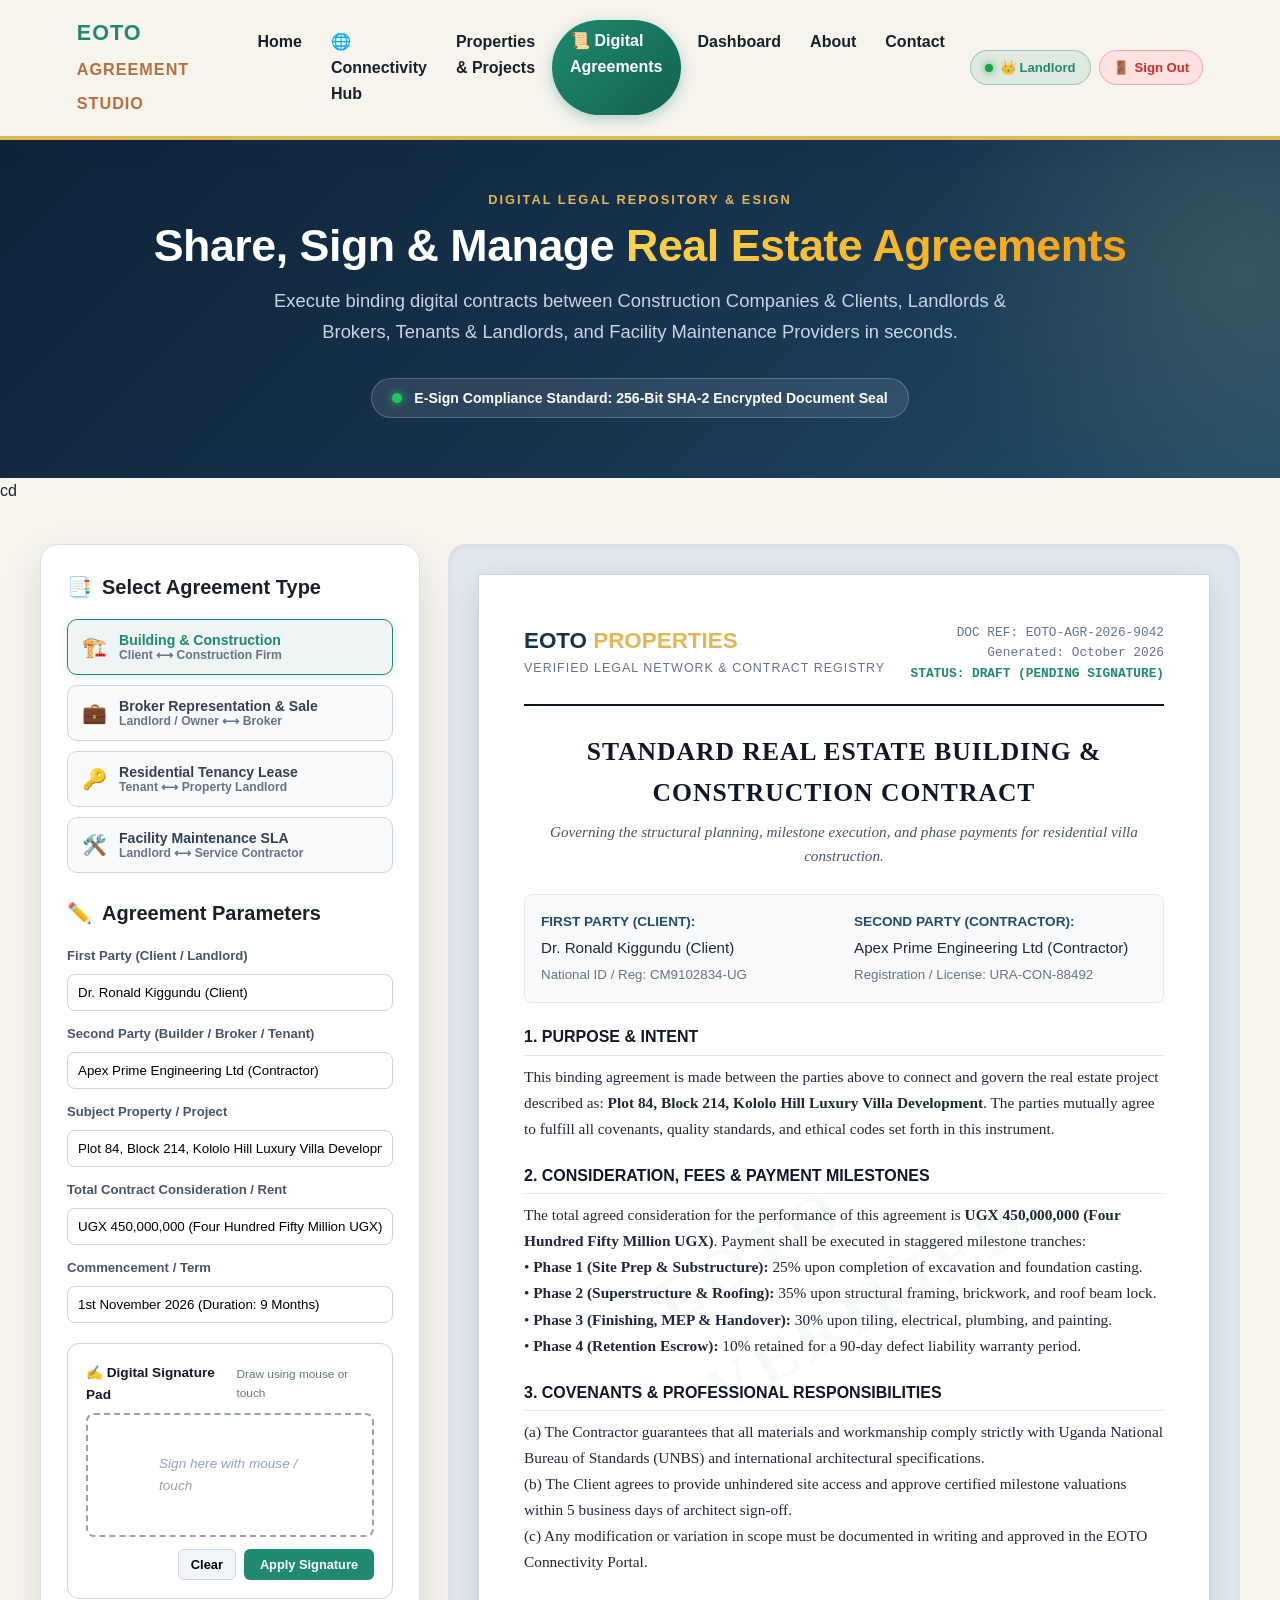
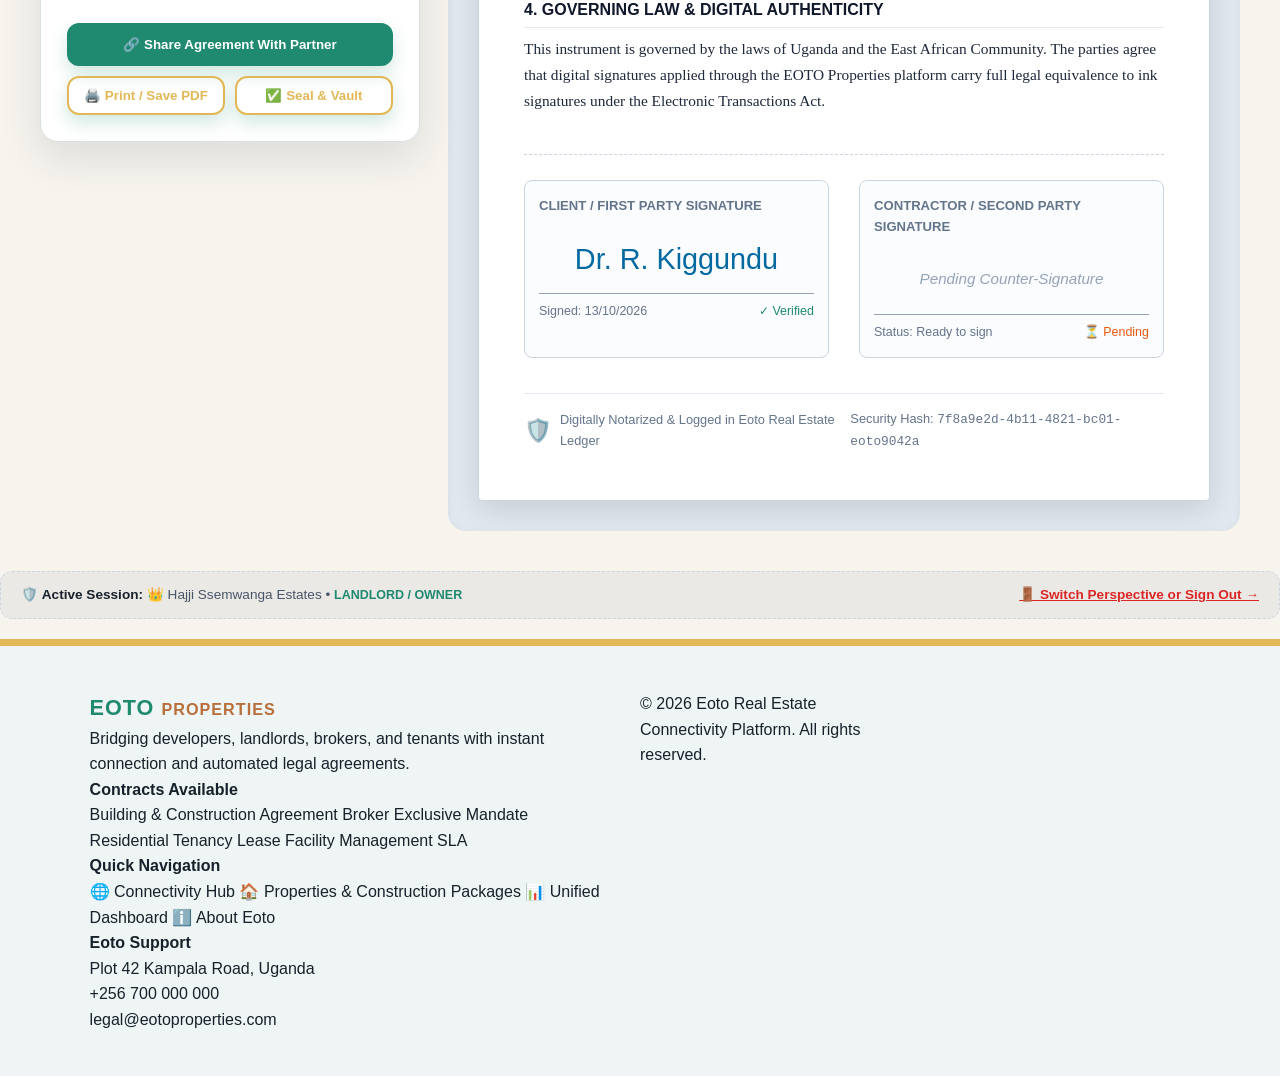
<file: agreements.html>
<!DOCTYPE html>
<html lang="en">

<head>
    <meta charset="UTF-8">
    <meta name="viewport" content="width=device-width, initial-scale=1.0">
    <title>Digital Agreement Studio | Eoto Properties</title>
    <link rel="stylesheet" href="css/styles.css">
</head>

<body>

    <!-- ================= HEADER ================= -->
    <header class="header">
        <div class="logo">
            EOTO <span>AGREEMENT STUDIO</span>
        </div>

        <button class="menu-button" id="menuButton">
            ☰
        </button>

        <nav id="navigation">
            <a href="home.html">Home</a>
            <a href="connectivity.html">🌐 Connectivity Hub</a>
            <a href="properties.html">Properties & Projects</a>
            <a href="agreements.html" class="active nav-pill-highlight">📜 Digital Agreements</a>
            <a href="dashboard.html">Dashboard</a>
            <a href="about.html">About</a>
            <a href="contact.html">Contact</a>
            <a href="signout.html">Sign Out</a>
        </nav>
    </header>

    <!-- ================= BANNER ================= -->
    <section class="connectivity-banner" style="padding: 50px 6% 60px;">
        <div class="small-title" style="color: var(--yellow); letter-spacing: 2px;">DIGITAL LEGAL REPOSITORY & ESIGN
        </div>
        <h1>Share, Sign & Manage <span>Real Estate Agreements</span></h1>
        <p>
            Execute binding digital contracts between Construction Companies & Clients, Landlords & Brokers, Tenants &
            Landlords,
            and Facility Maintenance Providers in seconds.
        </p>

        <!-- Top Status Indicator -->
        <div
            style="display: inline-flex; align-items: center; gap: 12px; background: rgba(255,255,255,0.1); border: 1px solid rgba(255,255,255,0.2); padding: 8px 20px; border-radius: 999px; backdrop-filter: blur(8px);">
            <span
                style="display: inline-block; width: 10px; height: 10px; border-radius: 50%; background: #22c55e; box-shadow: 0 0 8px #22c55e;"></span>
            <span style="font-size: 0.88rem; font-weight: 700;">E-Sign Compliance Standard: 256-Bit SHA-2 Encrypted
                Document Seal</span>
        </div>
    </section>cd

    <!-- ================= MAIN STUDIO INTERFACE ================= -->
    <main class="agreement-studio">
        <div class="studio-grid">
            <!-- LEFT: CONTRACT CONTROLS & FORM -->
            <aside class="studio-controls">
                <h3 class="control-heading">
                    <span>📑</span> Select Agreement Type
                </h3>

                <div class="agreement-type-selector">
                    <button type="button" class="type-btn active" id="btnTypeConstruction"
                        onclick="switchAgreementType('construction')">
                        <span class="icon">🏗️</span>
                        <div>
                            <strong>Building & Construction</strong>
                            <div style="font-size: 0.76rem; color: #64748b;">Client ⟷ Construction Firm</div>
                        </div>
                    </button>

                    <button type="button" class="type-btn" id="btnTypeBrokerage"
                        onclick="switchAgreementType('brokerage')">
                        <span class="icon">💼</span>
                        <div>
                            <strong>Broker Representation & Sale</strong>
                            <div style="font-size: 0.76rem; color: #64748b;">Landlord / Owner ⟷ Broker</div>
                        </div>
                    </button>

                    <button type="button" class="type-btn" id="btnTypeLease" onclick="switchAgreementType('lease')">
                        <span class="icon">🔑</span>
                        <div>
                            <strong>Residential Tenancy Lease</strong>
                            <div style="font-size: 0.76rem; color: #64748b;">Tenant ⟷ Property Landlord</div>
                        </div>
                    </button>

                    <button type="button" class="type-btn" id="btnTypeMaintenance"
                        onclick="switchAgreementType('maintenance')">
                        <span class="icon">🛠️</span>
                        <div>
                            <strong>Facility Maintenance SLA</strong>
                            <div style="font-size: 0.76rem; color: #64748b;">Landlord ⟷ Service Contractor</div>
                        </div>
                    </button>
                </div>

                <h3 class="control-heading" style="margin-top: 24px;">
                    <span>✏️</span> Agreement Parameters
                </h3>

                <form id="agreementCustomizerForm" onsubmit="event.preventDefault(); updateAgreementPreview();">
                    <div class="form-group" style="margin-bottom: 12px;">
                        <label id="labelPartyA" style="font-size: 0.82rem; font-weight: 700; color: #475569;">First
                            Party (Client / Landlord)</label>
                        <input type="text" id="inputPartyA" value="Dr. Ronald Kiggundu (Client)"
                            oninput="updateAgreementPreview()"
                            style="width: 100%; padding: 10px; border-radius: 8px; border: 1px solid #cbd5e1;">
                    </div>

                    <div class="form-group" style="margin-bottom: 12px;">
                        <label id="labelPartyB" style="font-size: 0.82rem; font-weight: 700; color: #475569;">Second
                            Party (Builder / Broker / Tenant)</label>
                        <input type="text" id="inputPartyB" value="Apex Prime Engineering Ltd (Contractor)"
                            oninput="updateAgreementPreview()"
                            style="width: 100%; padding: 10px; border-radius: 8px; border: 1px solid #cbd5e1;">
                    </div>

                    <div class="form-group" style="margin-bottom: 12px;">
                        <label for="inputSubjectProperty"
                            style="font-size: 0.82rem; font-weight: 700; color: #475569;">Subject Property /
                            Project</label>
                        <input type="text" id="inputSubjectProperty"
                            value="Plot 84, Block 214, Kololo Hill Luxury Villa Development"
                            oninput="updateAgreementPreview()"
                            style="width: 100%; padding: 10px; border-radius: 8px; border: 1px solid #cbd5e1;">
                    </div>

                    <div class="form-group" style="margin-bottom: 12px;">
                        <label id="labelFinancialTerms"
                            style="font-size: 0.82rem; font-weight: 700; color: #475569;">Total Contract Consideration /
                            Rent</label>
                        <input type="text" id="inputFinancialTerms"
                            value="UGX 450,000,000 (Four Hundred Fifty Million UGX)" oninput="updateAgreementPreview()"
                            style="width: 100%; padding: 10px; border-radius: 8px; border: 1px solid #cbd5e1;">
                    </div>

                    <div class="form-group" style="margin-bottom: 16px;">
                        <label for="inputCommencementDate"
                            style="font-size: 0.82rem; font-weight: 700; color: #475569;">Commencement / Term</label>
                        <input type="text" id="inputCommencementDate" value="1st November 2026 (Duration: 9 Months)"
                            oninput="updateAgreementPreview()"
                            style="width: 100%; padding: 10px; border-radius: 8px; border: 1px solid #cbd5e1;">
                    </div>
                </form>

                <!-- DIGITAL SIGNATURE CANVAS PAD -->
                <div class="signature-tool-box">
                    <div
                        style="display: flex; justify-content: space-between; align-items: center; margin-bottom: 8px;">
                        <strong style="font-size: 0.85rem; color: #0f172a;">✍️ Digital Signature Pad</strong>
                        <span style="font-size: 0.74rem; color: #64748b;">Draw using mouse or touch</span>
                    </div>

                    <div class="canvas-wrapper">
                        <canvas id="sigCanvas" width="340" height="110"></canvas>
                        <span class="canvas-placeholder-text" id="sigPlaceholder">Sign here with mouse / touch</span>
                    </div>

                    <div class="signature-buttons">
                        <button type="button" class="btn-secondary-sm" onclick="clearSignatureCanvas()">Clear</button>
                        <button type="button" class="btn-primary-sm" onclick="applySignatureToDocument()">Apply
                            Signature</button>
                    </div>
                </div>

                <!-- ACTION BUTTONS -->
                <div style="margin-top: 24px; display: flex; flex-direction: column; gap: 10px;">
                    <button type="button" class="button" style="width: 100%; text-align: center;"
                        onclick="shareAgreementLink()">
                        🔗 Share Agreement With Partner
                    </button>
                    <div style="display: flex; gap: 10px;">
                        <button type="button" class="button second-button"
                            style="flex: 1; text-align: center; padding: 10px;" onclick="window.print()">
                            🖨️ Print / Save PDF
                        </button>
                        <button type="button" class="button second-button"
                            style="flex: 1; text-align: center; padding: 10px;" onclick="markAgreementCompleted()">
                            ✅ Seal & Vault
                        </button>
                    </div>
                </div>
            </aside>

            <!-- RIGHT: LIVE PARCHMENT DOCUMENT VIEW -->
            <section class="document-paper-container">
                <div class="document-paper" id="printableAgreementDoc">
                    <!-- DOCUMENT HEADER -->
                    <div class="doc-header">
                        <div>
                            <div class="doc-logo">EOTO <span>PROPERTIES</span></div>
                            <div
                                style="font-size: 0.78rem; text-transform: uppercase; color: #64748b; font-family: sans-serif; letter-spacing: 1px;">
                                Verified Legal Network & Contract Registry
                            </div>
                        </div>
                        <div class="doc-serial">
                            <div id="docSerialDisplay">DOC REF: EOTO-AGR-2026-9042</div>
                            <div id="docTimestamp">Generated: October 2026</div>
                            <div style="color: #1f8a70; font-weight: bold;">STATUS: <span id="docStatusBadge">DRAFT
                                    (PENDING SIGNATURE)</span></div>
                        </div>
                    </div>

                    <!-- DOCUMENT TITLE -->
                    <div class="doc-title">
                        <h2 id="docDisplayTitle">STANDARD REAL ESTATE BUILDING & CONSTRUCTION CONTRACT</h2>
                        <p class="doc-subtitle" id="docDisplaySubtitle">
                            Governing the structural planning, milestone execution, and phase payments for residential
                            villa construction.
                        </p>
                    </div>

                    <!-- PARTIES TABLE -->
                    <div class="doc-parties-grid">
                        <div class="party-col">
                            <strong id="docPartyALabel">FIRST PARTY (CLIENT):</strong>
                            <p id="docPartyAName">Dr. Ronald Kiggundu (Client)</p>
                            <small style="color: #64748b;">National ID / Reg: CM9102834-UG</small>
                        </div>
                        <div class="party-col">
                            <strong id="docPartyBLabel">SECOND PARTY (CONTRACTOR):</strong>
                            <p id="docPartyBName">Apex Prime Engineering Ltd (Contractor)</p>
                            <small style="color: #64748b;">Registration / License: URA-CON-88492</small>
                        </div>
                    </div>

                    <!-- PREAMBLE -->
                    <div class="doc-section">
                        <h4>1. PURPOSE & INTENT</h4>
                        <p id="docClausePurpose">
                            This binding agreement is made between the parties above to connect and govern the real
                            estate project described as:
                            <strong id="docPropertyMention">Plot 84, Block 214, Kololo Hill Luxury Villa
                                Development</strong>.
                            The parties mutually agree to fulfill all covenants, quality standards, and ethical codes
                            set forth in this instrument.
                        </p>
                    </div>

                    <!-- TERMS & PAYMENT -->
                    <div class="doc-section">
                        <h4>2. CONSIDERATION, FEES & PAYMENT MILESTONES</h4>
                        <p id="docClausePayment">
                            The total agreed consideration for the performance of this agreement is
                            <strong id="docFinancialMention">UGX 450,000,000 (Four Hundred Fifty Million UGX)</strong>.
                            Payment shall be executed in staggered milestone tranches:
                            <br>
                            • <strong>Phase 1 (Site Prep & Substructure):</strong> 25% upon completion of excavation and
                            foundation casting.
                            <br>
                            • <strong>Phase 2 (Superstructure & Roofing):</strong> 35% upon structural framing,
                            brickwork, and roof beam lock.
                            <br>
                            • <strong>Phase 3 (Finishing, MEP & Handover):</strong> 30% upon tiling, electrical,
                            plumbing, and painting.
                            <br>
                            • <strong>Phase 4 (Retention Escrow):</strong> 10% retained for a 90-day defect liability
                            warranty period.
                        </p>
                    </div>

                    <!-- OBLIGATIONS & PERFORMANCE -->
                    <div class="doc-section">
                        <h4>3. COVENANTS & PROFESSIONAL RESPONSIBILITIES</h4>
                        <p id="docClauseCovenants">
                            (a) The Contractor guarantees that all materials and workmanship comply strictly with Uganda
                            National Bureau of Standards (UNBS) and international architectural specifications.
                            <br>
                            (b) The Client agrees to provide unhindered site access and approve certified milestone
                            valuations within 5 business days of architect sign-off.
                            <br>
                            (c) Any modification or variation in scope must be documented in writing and approved in the
                            EOTO Connectivity Portal.
                        </p>
                    </div>

                    <!-- DISPUTE RESOLUTION & JURISDICTION -->
                    <div class="doc-section">
                        <h4>4. GOVERNING LAW & DIGITAL AUTHENTICITY</h4>
                        <p>
                            This instrument is governed by the laws of Uganda and the East African Community.
                            The parties agree that digital signatures applied through the EOTO Properties platform carry
                            full legal equivalence
                            to ink signatures under the Electronic Transactions Act.
                        </p>
                    </div>

                    <!-- SIGNATURES BLOCK -->
                    <div class="signatures-block">
                        <!-- PARTY A SIGNATURE -->
                        <div class="sig-box">
                            <div class="sig-box-title" id="sigBoxTitleA">CLIENT / FIRST PARTY SIGNATURE</div>
                            <div class="sig-preview" id="partyASigPreview">
                                <span>Dr. R. Kiggundu</span>
                            </div>
                            <div class="sig-meta">
                                <span id="partyASigDate">Signed: 13/10/2026</span>
                                <span style="color: #1f8a70;">✓ Verified</span>
                            </div>
                        </div>

                        <!-- PARTY B SIGNATURE -->
                        <div class="sig-box">
                            <div class="sig-box-title" id="sigBoxTitleB">CONTRACTOR / SECOND PARTY SIGNATURE</div>
                            <div class="sig-preview" id="partyBSigPreview">
                                <span
                                    style="color: #94a3b8; font-style: italic; font-size: 0.95rem; font-family: sans-serif;">
                                    Pending Counter-Signature
                                </span>
                            </div>
                            <div class="sig-meta">
                                <span id="partyBSigDate">Status: Ready to sign</span>
                                <span style="color: #ea580c;" id="partyBSigStatusTag">⏳ Pending</span>
                            </div>
                        </div>
                    </div>

                    <!-- OFFICIAL STAMP / WATERMARK -->
                    <div
                        style="margin-top: 35px; display: flex; justify-content: space-between; align-items: center; border-top: 1px solid #e2e8f0; padding-top: 15px; font-size: 0.8rem; color: #64748b; font-family: sans-serif;">
                        <div style="display: flex; align-items: center; gap: 8px;">
                            <span style="font-size: 1.4rem;">🛡️</span>
                            <span>Digitally Notarized & Logged in Eoto Real Estate Ledger</span>
                        </div>
                        <div>
                            Security Hash: <code>7f8a9e2d-4b11-4821-bc01-eoto9042a</code>
                        </div>
                    </div>
                </div>
            </section>
        </div>
    </main>

    <!-- ================= SHARE MODAL ================= -->
    <div class="modal-overlay" id="shareAgreementModal">
        <div class="modal-box">
            <div class="modal-header">
                <h3>Share Agreement With Counterparty</h3>
                <button class="modal-close-btn" onclick="closeShareModal()">✕</button>
            </div>
            <div class="modal-body">
                <p style="color: #475569; margin-bottom: 14px; font-size: 0.92rem;">
                    Send this private, secure link to your counterparty (Tenant, Broker, Client, or Construction Firm)
                    so they can review and add their digital signature:
                </p>

                <div style="display: flex; gap: 8px; margin-bottom: 20px;">
                    <input type="text" id="shareableLinkInput" readonly
                        value="https://eotoproperties.com/agreements.html?ref=EOTO-AGR-2026-9042&sign=true"
                        style="flex: 1; padding: 12px; border-radius: 8px; border: 1px solid #cbd5e1; font-family: monospace; font-size: 0.85rem; background: #f8fafc;">
                    <button class="button" style="padding: 12px 18px;" onclick="copyShareableLink()">
                        📋 Copy Link
                    </button>
                </div>

                <div
                    style="background: #eff6ff; border: 1px solid #bfdbfe; border-radius: 8px; padding: 14px; color: #1e40af; font-size: 0.86rem;">
                    <strong>💡 Automatic Notification:</strong>
                    A copy has also been sent to your Eoto Dashboard under <em>Shared Agreements</em>. Both parties will
                    receive an alert once counter-signing is finalized.
                </div>
            </div>
            <div class="modal-footer">
                <button class="btn-primary-sm" style="padding: 10px 24px;" onclick="closeShareModal()">Done</button>
            </div>
        </div>
    </div>

    <!-- ================= TOAST NOTIFICATION ================= -->
    <div class="toast-msg" id="toastMessage">
        <span>✓</span>
        <span id="toastText">Action completed successfully!</span>
    </div>

    <!-- ================= FOOTER ================= -->
    <footer class="footer">
        <div class="footer-content">
            <div class="footer-box">
                <div class="logo">
                    EOTO <span>PROPERTIES</span>
                </div>
                <p>
                    Bridging developers, landlords, brokers, and tenants with instant connection and automated legal
                    agreements.
                </p>
            </div>

            <div class="footer-box">
                <h4>Contracts Available</h4>
                <a href="javascript:void(0)" onclick="switchAgreementType('construction')">Building & Construction
                    Agreement</a>
                <a href="javascript:void(0)" onclick="switchAgreementType('brokerage')">Broker Exclusive Mandate</a>
                <a href="javascript:void(0)" onclick="switchAgreementType('lease')">Residential Tenancy Lease</a>
                <a href="javascript:void(0)" onclick="switchAgreementType('maintenance')">Facility Management SLA</a>
            </div>

            <div class="footer-box">
                <h4>Quick Navigation</h4>
                <a href="connectivity.html">🌐 Connectivity Hub</a>
                <a href="properties.html">🏠 Properties & Construction Packages</a>
                <a href="dashboard.html">📊 Unified Dashboard</a>
                <a href="about.html">ℹ️ About Eoto</a>
            </div>

            <div class="footer-box">
                <h4>Eoto Support</h4>
                <p>Plot 42 Kampala Road, Uganda</p>
                <p>+256 700 000 000</p>
                <p>legal@eotoproperties.com</p>
            </div>
        </div>

        <div class="footer-bottom">
            <p>© <span id="year"></span> Eoto Real Estate Connectivity Platform. All rights reserved.</p>
        </div>
    </footer>

    <script src="css/js/script.js"></script>
</body>

</html>
</file>
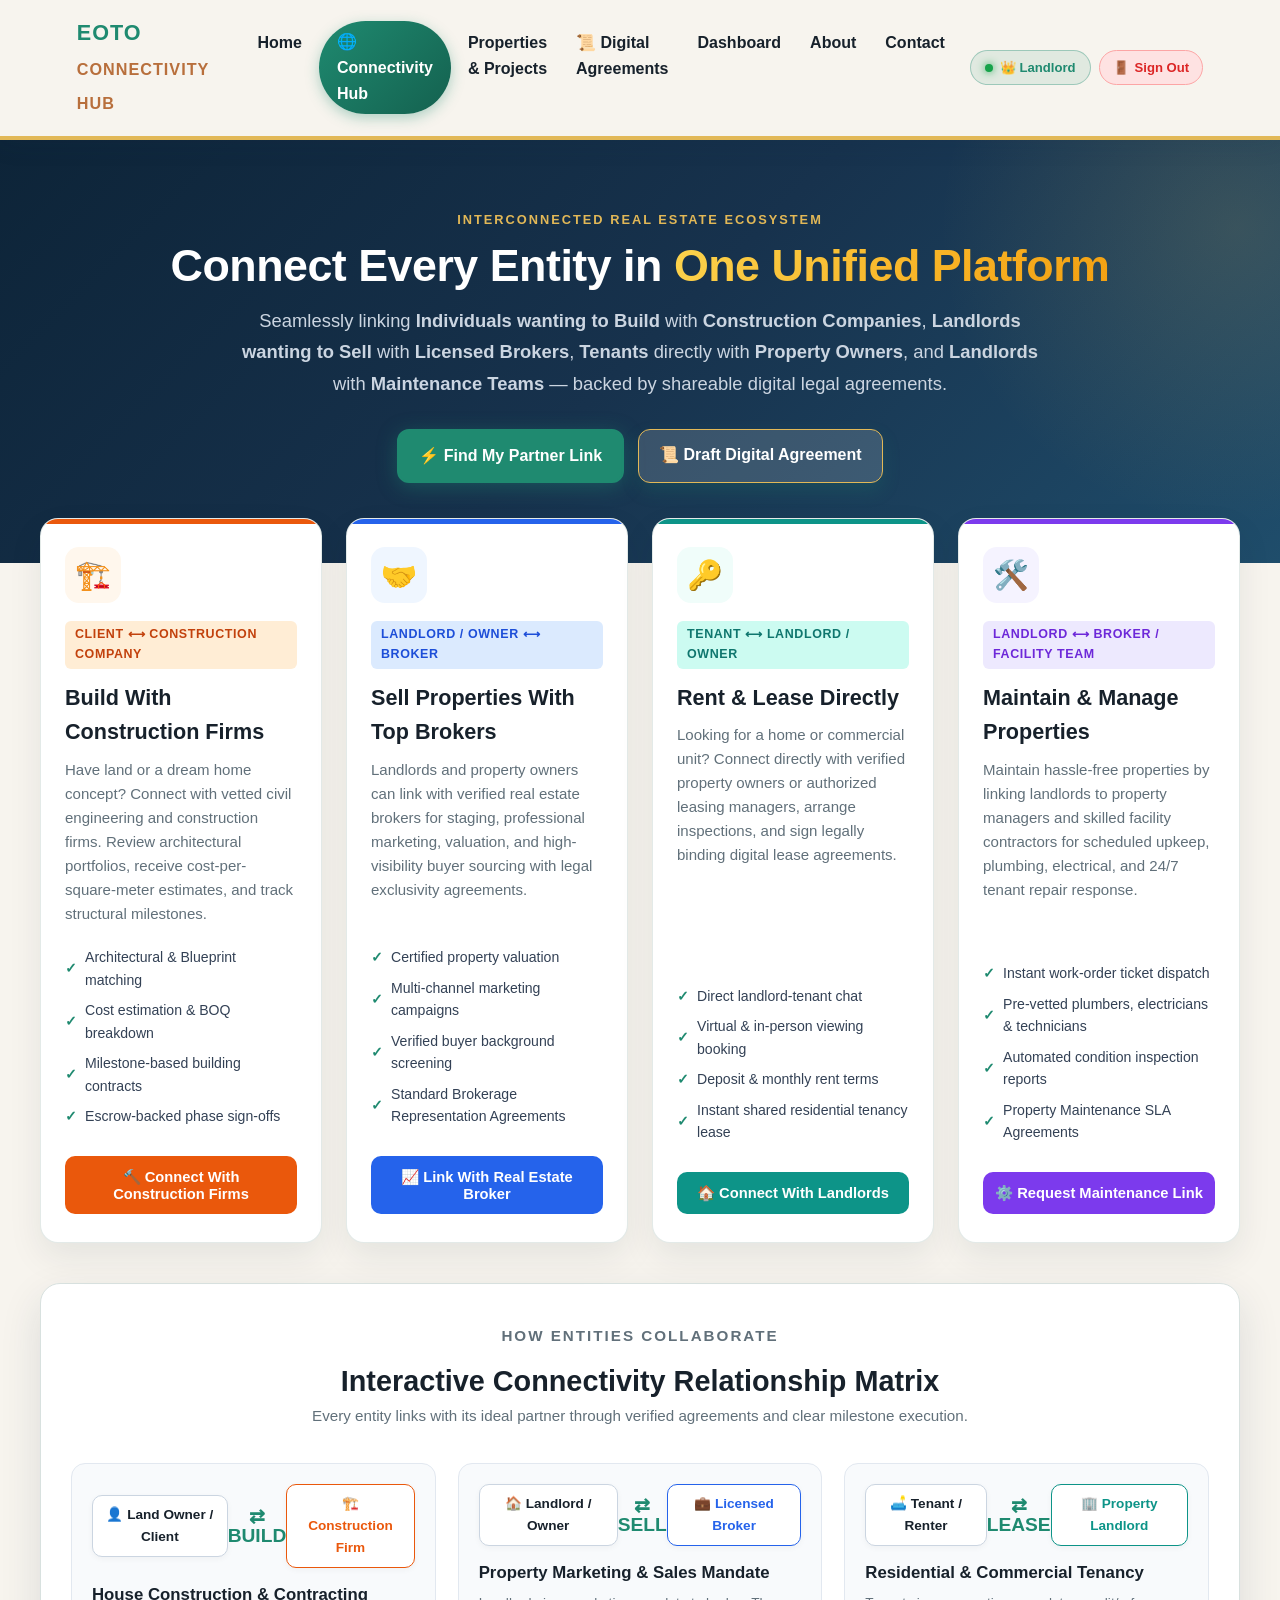
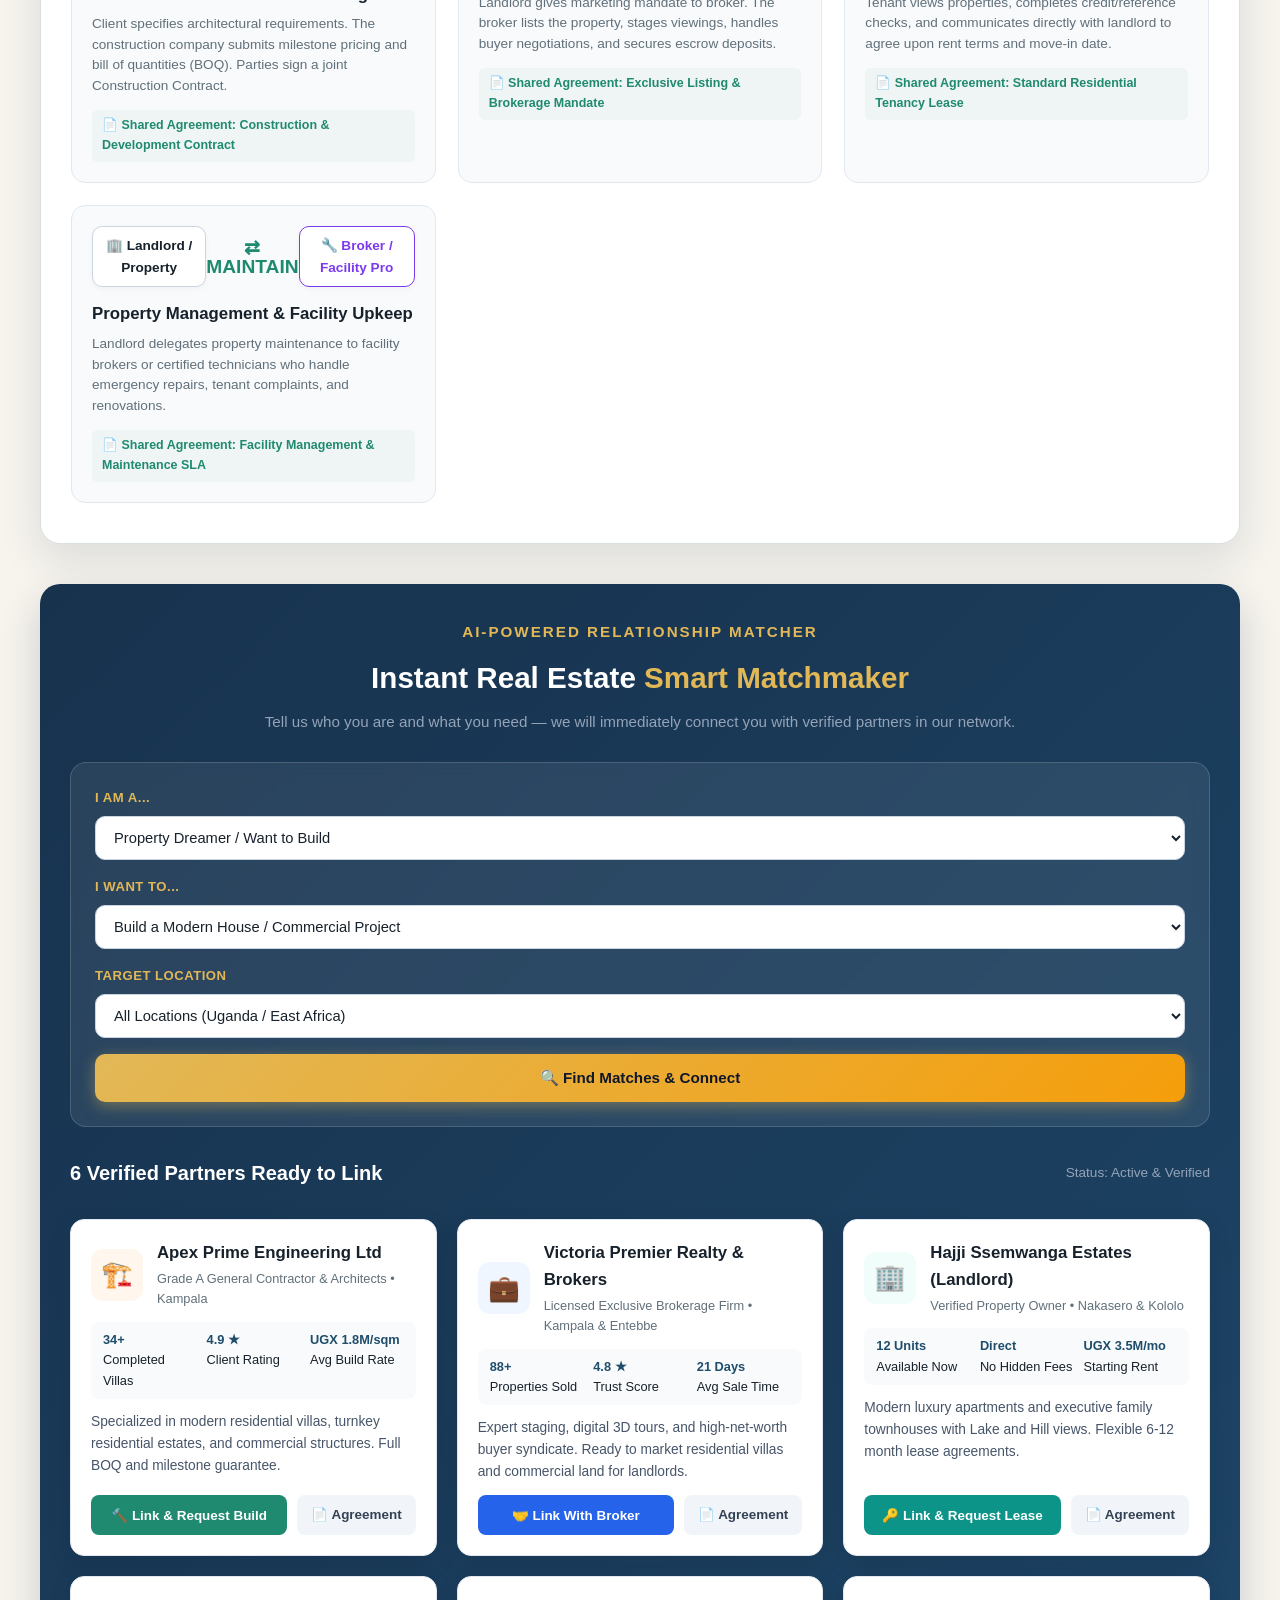
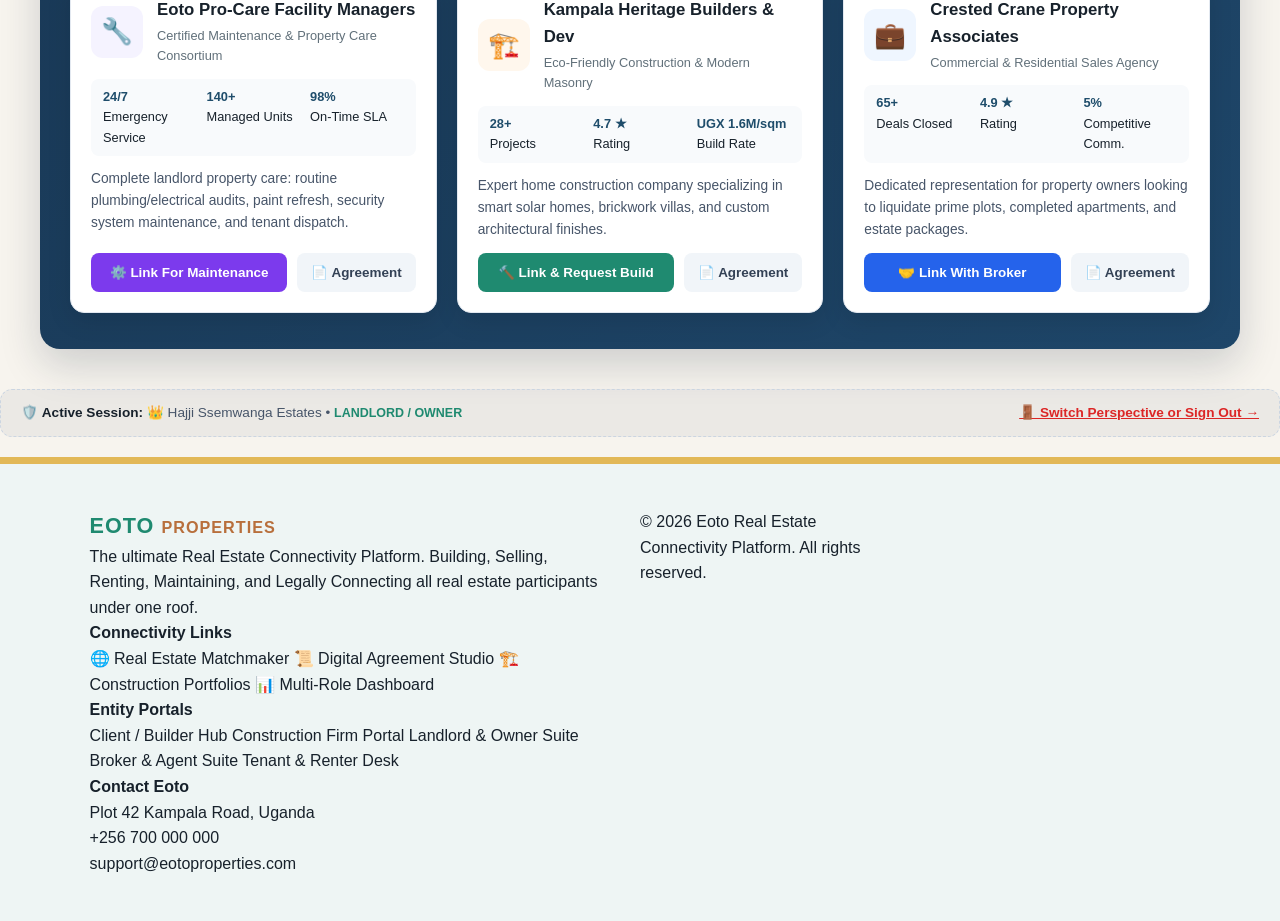
<file: connectivity.html>
<!DOCTYPE html>
<html lang="en">
<head>
    <meta charset="UTF-8">
    <meta name="viewport" content="width=device-width, initial-scale=1.0">
    <title>Real Estate Connectivity Hub | Eoto Properties</title>
    <link rel="stylesheet" href="css/styles.css">
</head>
<body>

<!-- ================= HEADER ================= -->
<header class="header">
    <div class="logo">
        EOTO <span>CONNECTIVITY HUB</span>
    </div>

    <button class="menu-button" id="menuButton">
        ☰
    </button>

    <nav id="navigation">
        <a href="home.html">Home</a>
        <a href="connectivity.html" class="active nav-pill-highlight">🌐 Connectivity Hub</a>
        <a href="properties.html">Properties & Projects</a>
        <a href="agreements.html">📜 Digital Agreements</a>
        <a href="dashboard.html">Dashboard</a>
        <a href="about.html">About</a>
        <a href="contact.html">Contact</a>
        <a href="signout.html">Sign Out</a>
    </nav>
</header>

<!-- ================= HERO BANNER ================= -->
<section class="connectivity-banner">
    <div class="small-title" style="color: var(--yellow); letter-spacing: 2px;">INTERCONNECTED REAL ESTATE ECOSYSTEM</div>
    <h1>Connect Every Entity in <span>One Unified Platform</span></h1>
    <p>
        Seamlessly linking <strong>Individuals wanting to Build</strong> with <strong>Construction Companies</strong>, 
        <strong>Landlords wanting to Sell</strong> with <strong>Licensed Brokers</strong>, 
        <strong>Tenants</strong> directly with <strong>Property Owners</strong>, and 
        <strong>Landlords</strong> with <strong>Maintenance Teams</strong> — backed by shareable digital legal agreements.
    </p>

    <div style="display: flex; gap: 14px; justify-content: center; flex-wrap: wrap;">
        <a href="#matchmaker" class="button" style="box-shadow: 0 4px 20px rgba(31, 138, 112, 0.4);">
            ⚡ Find My Partner Link
        </a>
        <a href="agreements.html" class="button second-button" style="background: rgba(255,255,255,0.15); border: 1px solid var(--yellow); color: #fff;">
            📜 Draft Digital Agreement
        </a>
    </div>
</section>

<!-- ================= THE 4 CORE CONNECTIVITY PILLARS ================= -->
<section class="pillars-grid">
    <!-- PILLAR 1: BUILD -->
    <div class="pillar-card pillar-build">
        <div class="pillar-icon-box">🏗️</div>
        <span class="pillar-relationship-tag">Client ⟷ Construction Company</span>
        <h3>Build With Construction Firms</h3>
        <p>
            Have land or a dream home concept? Connect with vetted civil engineering and construction firms. 
            Review architectural portfolios, receive cost-per-square-meter estimates, and track structural milestones.
        </p>
        <ul class="pillar-features-list">
            <li>Architectural & Blueprint matching</li>
            <li>Cost estimation & BOQ breakdown</li>
            <li>Milestone-based building contracts</li>
            <li>Escrow-backed phase sign-offs</li>
        </ul>
        <button class="pillar-action-btn" onclick="openConnectModal('build', 'Construction Firms')">
            🔨 Connect With Construction Firms
        </button>
    </div>

    <!-- PILLAR 2: SELL -->
    <div class="pillar-card pillar-sell">
        <div class="pillar-icon-box">🤝</div>
        <span class="pillar-relationship-tag">Landlord / Owner ⟷ Broker</span>
        <h3>Sell Properties With Top Brokers</h3>
        <p>
            Landlords and property owners can link with verified real estate brokers for staging, professional 
            marketing, valuation, and high-visibility buyer sourcing with legal exclusivity agreements.
        </p>
        <ul class="pillar-features-list">
            <li>Certified property valuation</li>
            <li>Multi-channel marketing campaigns</li>
            <li>Verified buyer background screening</li>
            <li>Standard Brokerage Representation Agreements</li>
        </ul>
        <button class="pillar-action-btn" onclick="openConnectModal('sell', 'Licensed Brokers')">
            📈 Link With Real Estate Broker
        </button>
    </div>

    <!-- PILLAR 3: RENT & LEASE -->
    <div class="pillar-card pillar-rent">
        <div class="pillar-icon-box">🔑</div>
        <span class="pillar-relationship-tag">Tenant ⟷ Landlord / Owner</span>
        <h3>Rent & Lease Directly</h3>
        <p>
            Looking for a home or commercial unit? Connect directly with verified property owners or authorized leasing 
            managers, arrange inspections, and sign legally binding digital lease agreements.
        </p>
        <ul class="pillar-features-list">
            <li>Direct landlord-tenant chat</li>
            <li>Virtual & in-person viewing booking</li>
            <li>Deposit & monthly rent terms</li>
            <li>Instant shared residential tenancy lease</li>
        </ul>
        <button class="pillar-action-btn" onclick="openConnectModal('rent', 'Landlords & Property Owners')">
            🏠 Connect With Landlords
        </button>
    </div>

    <!-- PILLAR 4: MAINTAIN -->
    <div class="pillar-card pillar-maintain">
        <div class="pillar-icon-box">🛠️</div>
        <span class="pillar-relationship-tag">Landlord ⟷ Broker / Facility Team</span>
        <h3>Maintain & Manage Properties</h3>
        <p>
            Maintain hassle-free properties by linking landlords to property managers and skilled facility contractors 
            for scheduled upkeep, plumbing, electrical, and 24/7 tenant repair response.
        </p>
        <ul class="pillar-features-list">
            <li>Instant work-order ticket dispatch</li>
            <li>Pre-vetted plumbers, electricians & technicians</li>
            <li>Automated condition inspection reports</li>
            <li>Property Maintenance SLA Agreements</li>
        </ul>
        <button class="pillar-action-btn" onclick="openConnectModal('maintain', 'Maintenance & Facility Managers')">
            ⚙️ Request Maintenance Link
        </button>
    </div>
</section>

<!-- ================= VISUAL RELATIONSHIP MAP ================= -->
<section class="relationship-flow-section">
    <div class="flow-title">
        <p class="small-title">HOW ENTITIES COLLABORATE</p>
        <h2>Interactive Connectivity Relationship Matrix</h2>
        <p>Every entity links with its ideal partner through verified agreements and clear milestone execution.</p>
    </div>

    <div class="flow-matrix">
        <!-- Relationship 1 -->
        <div class="flow-item">
            <div class="flow-parties">
                <div class="party-bubble">👤 Land Owner / Client</div>
                <div class="flow-arrow-badge">
                    <span>⇄</span>
                    <span>BUILD</span>
                </div>
                <div class="party-bubble" style="border-color: #ea580c; color: #ea580c;">🏗️ Construction Firm</div>
            </div>
            <h4>House Construction & Contracting</h4>
            <p>
                Client specifies architectural requirements. The construction company submits milestone pricing and bill of quantities (BOQ). 
                Parties sign a joint Construction Contract.
            </p>
            <div class="flow-agreement-preview">
                📄 Shared Agreement: Construction & Development Contract
            </div>
        </div>

        <!-- Relationship 2 -->
        <div class="flow-item">
            <div class="flow-parties">
                <div class="party-bubble">🏠 Landlord / Owner</div>
                <div class="flow-arrow-badge">
                    <span>⇄</span>
                    <span>SELL</span>
                </div>
                <div class="party-bubble" style="border-color: #2563eb; color: #2563eb;">💼 Licensed Broker</div>
            </div>
            <h4>Property Marketing & Sales Mandate</h4>
            <p>
                Landlord gives marketing mandate to broker. The broker lists the property, stages viewings, handles buyer negotiations, 
                and secures escrow deposits.
            </p>
            <div class="flow-agreement-preview">
                📄 Shared Agreement: Exclusive Listing & Brokerage Mandate
            </div>
        </div>

        <!-- Relationship 3 -->
        <div class="flow-item">
            <div class="flow-parties">
                <div class="party-bubble">🛋️ Tenant / Renter</div>
                <div class="flow-arrow-badge">
                    <span>⇄</span>
                    <span>LEASE</span>
                </div>
                <div class="party-bubble" style="border-color: #0d9488; color: #0d9488;">🏢 Property Landlord</div>
            </div>
            <h4>Residential & Commercial Tenancy</h4>
            <p>
                Tenant views properties, completes credit/reference checks, and communicates directly with landlord to agree upon rent terms and move-in date.
            </p>
            <div class="flow-agreement-preview">
                📄 Shared Agreement: Standard Residential Tenancy Lease
            </div>
        </div>

        <!-- Relationship 4 -->
        <div class="flow-item">
            <div class="flow-parties">
                <div class="party-bubble">🏢 Landlord / Property</div>
                <div class="flow-arrow-badge">
                    <span>⇄</span>
                    <span>MAINTAIN</span>
                </div>
                <div class="party-bubble" style="border-color: #7c3aed; color: #7c3aed;">🔧 Broker / Facility Pro</div>
            </div>
            <h4>Property Management & Facility Upkeep</h4>
            <p>
                Landlord delegates property maintenance to facility brokers or certified technicians who handle emergency repairs, tenant complaints, and renovations.
            </p>
            <div class="flow-agreement-preview">
                📄 Shared Agreement: Facility Management & Maintenance SLA
            </div>
        </div>
    </div>
</section>

<!-- ================= SMART MATCHMAKER WIDGET ================= -->
<section class="matchmaker-widget" id="matchmaker">
    <div class="matchmaker-header">
        <p class="small-title" style="color: var(--yellow);">AI-POWERED RELATIONSHIP MATCHER</p>
        <h2>Instant Real Estate <span>Smart Matchmaker</span></h2>
        <p>Tell us who you are and what you need — we will immediately connect you with verified partners in our network.</p>
    </div>

    <form class="matchmaker-form" id="matchmakerForm">
        <div class="match-field">
            <label for="userRole">I am a...</label>
            <select id="userRole">
                <option value="builder">Property Dreamer / Want to Build</option>
                <option value="landlord_sell">Landlord / Owner Wanting to Sell</option>
                <option value="tenant">Tenant / Seeking to Rent or Lease</option>
                <option value="landlord_maintain">Landlord / Needing Maintenance</option>
                <option value="construction">Construction Company / General Contractor</option>
                <option value="broker">Licensed Real Estate Broker</option>
            </select>
        </div>

        <div class="match-field">
            <label for="needGoal">I want to...</label>
            <select id="needGoal">
                <option value="build_house">Build a Modern House / Commercial Project</option>
                <option value="hire_broker">Hire a Broker to Sell My Property</option>
                <option value="rent_home">Rent / Lease an Apartment or Villa</option>
                <option value="hire_maintenance">Hire Property Maintenance & Facility Services</option>
                <option value="find_building_clients">Find Clients Who Want to Build</option>
                <option value="find_properties_to_sell">Find Landlords Who Want to Sell</option>
            </select>
        </div>

        <div class="match-field">
            <label for="locationFilter">Target Location</label>
            <select id="locationFilter">
                <option value="all">All Locations (Uganda / East Africa)</option>
                <option value="kampala">Kampala (Nakasero, Kololo, Muyenga)</option>
                <option value="entebbe">Entebbe & Lake Victoria Zone</option>
                <option value="wakiso">Wakiso & Busabala</option>
                <option value="jinja">Jinja & Eastern Hub</option>
            </select>
        </div>

        <button type="submit" class="match-submit-btn">
            🔍 Find Matches & Connect
        </button>
    </form>

    <!-- LIVE MATCH RESULTS -->
    <div style="margin-top: 30px;">
        <div style="display: flex; justify-content: space-between; align-items: center; margin-bottom: 15px;">
            <h3 style="color: #fff; font-size: 1.25rem;">
                <span id="matchResultsCount">6</span> Verified Partners Ready to Link
            </h3>
            <span style="font-size: 0.85rem; color: #94a3b8;">Status: Active & Verified</span>
        </div>

        <div class="match-results-container" id="matchResultsContainer">
            <!-- RESULT 1: Construction Firm -->
            <div class="match-result-card" data-category="build">
                <div class="match-card-top">
                    <div class="match-avatar" style="background: #fff7ed; color: #ea580c;">🏗️</div>
                    <div class="match-meta">
                        <h4>Apex Prime Engineering Ltd</h4>
                        <p>Grade A General Contractor & Architects • Kampala</p>
                    </div>
                </div>
                <div class="match-stats-row">
                    <div>
                        <strong>34+</strong>
                        <span>Completed Villas</span>
                    </div>
                    <div>
                        <strong>4.9 ★</strong>
                        <span>Client Rating</span>
                    </div>
                    <div>
                        <strong>UGX 1.8M/sqm</strong>
                        <span>Avg Build Rate</span>
                    </div>
                </div>
                <p style="font-size: 0.86rem; color: #475569;">
                    Specialized in modern residential villas, turnkey residential estates, and commercial structures. Full BOQ and milestone guarantee.
                </p>
                <div class="match-card-actions">
                    <button class="btn-connect-sm" onclick="initiateDirectLink('Apex Prime Engineering Ltd', 'Construction Company', 'Build Project')">
                        🔨 Link & Request Build
                    </button>
                    <a href="agreements.html?type=construction&partner=Apex%20Prime%20Engineering" class="btn-view-profile-sm">
                        📄 Agreement
                    </a>
                </div>
            </div>

            <!-- RESULT 2: Real Estate Broker -->
            <div class="match-result-card" data-category="sell">
                <div class="match-card-top">
                    <div class="match-avatar" style="background: #eff6ff; color: #2563eb;">💼</div>
                    <div class="match-meta">
                        <h4>Victoria Premier Realty & Brokers</h4>
                        <p>Licensed Exclusive Brokerage Firm • Kampala & Entebbe</p>
                    </div>
                </div>
                <div class="match-stats-row">
                    <div>
                        <strong>88+</strong>
                        <span>Properties Sold</span>
                    </div>
                    <div>
                        <strong>4.8 ★</strong>
                        <span>Trust Score</span>
                    </div>
                    <div>
                        <strong>21 Days</strong>
                        <span>Avg Sale Time</span>
                    </div>
                </div>
                <p style="font-size: 0.86rem; color: #475569;">
                    Expert staging, digital 3D tours, and high-net-worth buyer syndicate. Ready to market residential villas and commercial land for landlords.
                </p>
                <div class="match-card-actions">
                    <button class="btn-connect-sm" style="background: #2563eb;" onclick="initiateDirectLink('Victoria Premier Realty', 'Licensed Broker', 'Sell Mandate')">
                        🤝 Link With Broker
                    </button>
                    <a href="agreements.html?type=brokerage&partner=Victoria%20Premier%20Realty" class="btn-view-profile-sm">
                        📄 Agreement
                    </a>
                </div>
            </div>

            <!-- RESULT 3: Verified Landlord with Available Rentals -->
            <div class="match-result-card" data-category="rent">
                <div class="match-card-top">
                    <div class="match-avatar" style="background: #f0fdfa; color: #0d9488;">🏢</div>
                    <div class="match-meta">
                        <h4>Hajji Ssemwanga Estates (Landlord)</h4>
                        <p>Verified Property Owner • Nakasero & Kololo</p>
                    </div>
                </div>
                <div class="match-stats-row">
                    <div>
                        <strong>12 Units</strong>
                        <span>Available Now</span>
                    </div>
                    <div>
                        <strong>Direct</strong>
                        <span>No Hidden Fees</span>
                    </div>
                    <div>
                        <strong>UGX 3.5M/mo</strong>
                        <span>Starting Rent</span>
                    </div>
                </div>
                <p style="font-size: 0.86rem; color: #475569;">
                    Modern luxury apartments and executive family townhouses with Lake and Hill views. Flexible 6-12 month lease agreements.
                </p>
                <div class="match-card-actions">
                    <button class="btn-connect-sm" style="background: #0d9488;" onclick="initiateDirectLink('Hajji Ssemwanga Estates', 'Property Landlord', 'Tenancy Lease')">
                        🔑 Link & Request Lease
                    </button>
                    <a href="agreements.html?type=lease&partner=Hajji%20Ssemwanga%20Estates" class="btn-view-profile-sm">
                        📄 Agreement
                    </a>
                </div>
            </div>

            <!-- RESULT 4: Facility & Maintenance Contractor -->
            <div class="match-result-card" data-category="maintain">
                <div class="match-card-top">
                    <div class="match-avatar" style="background: #f5f3ff; color: #7c3aed;">🔧</div>
                    <div class="match-meta">
                        <h4>Eoto Pro-Care Facility Managers</h4>
                        <p>Certified Maintenance & Property Care Consortium</p>
                    </div>
                </div>
                <div class="match-stats-row">
                    <div>
                        <strong>24/7</strong>
                        <span>Emergency Service</span>
                    </div>
                    <div>
                        <strong>140+</strong>
                        <span>Managed Units</span>
                    </div>
                    <div>
                        <strong>98%</strong>
                        <span>On-Time SLA</span>
                    </div>
                </div>
                <p style="font-size: 0.86rem; color: #475569;">
                    Complete landlord property care: routine plumbing/electrical audits, paint refresh, security system maintenance, and tenant dispatch.
                </p>
                <div class="match-card-actions">
                    <button class="btn-connect-sm" style="background: #7c3aed;" onclick="initiateDirectLink('Eoto Pro-Care Facility Managers', 'Maintenance Provider', 'Maintenance SLA')">
                        ⚙️ Link For Maintenance
                    </button>
                    <a href="agreements.html?type=maintenance&partner=Eoto%20Pro-Care%20Facility%20Managers" class="btn-view-profile-sm">
                        📄 Agreement
                    </a>
                </div>
            </div>

            <!-- RESULT 5: Construction Firm -->
            <div class="match-result-card" data-category="build">
                <div class="match-card-top">
                    <div class="match-avatar" style="background: #fff7ed; color: #ea580c;">🏗️</div>
                    <div class="match-meta">
                        <h4>Kampala Heritage Builders & Dev</h4>
                        <p>Eco-Friendly Construction & Modern Masonry</p>
                    </div>
                </div>
                <div class="match-stats-row">
                    <div>
                        <strong>28+</strong>
                        <span>Projects</span>
                    </div>
                    <div>
                        <strong>4.7 ★</strong>
                        <span>Rating</span>
                    </div>
                    <div>
                        <strong>UGX 1.6M/sqm</strong>
                        <span>Build Rate</span>
                    </div>
                </div>
                <p style="font-size: 0.86rem; color: #475569;">
                    Expert home construction company specializing in smart solar homes, brickwork villas, and custom architectural finishes.
                </p>
                <div class="match-card-actions">
                    <button class="btn-connect-sm" onclick="initiateDirectLink('Kampala Heritage Builders', 'Construction Company', 'Build Project')">
                        🔨 Link & Request Build
                    </button>
                    <a href="agreements.html?type=construction&partner=Kampala%20Heritage%20Builders" class="btn-view-profile-sm">
                        📄 Agreement
                    </a>
                </div>
            </div>

            <!-- RESULT 6: Broker -->
            <div class="match-result-card" data-category="sell">
                <div class="match-card-top">
                    <div class="match-avatar" style="background: #eff6ff; color: #2563eb;">💼</div>
                    <div class="match-meta">
                        <h4>Crested Crane Property Associates</h4>
                        <p>Commercial & Residential Sales Agency</p>
                    </div>
                </div>
                <div class="match-stats-row">
                    <div>
                        <strong>65+</strong>
                        <span>Deals Closed</span>
                    </div>
                    <div>
                        <strong>4.9 ★</strong>
                        <span>Rating</span>
                    </div>
                    <div>
                        <strong>5%</strong>
                        <span>Competitive Comm.</span>
                    </div>
                </div>
                <p style="font-size: 0.86rem; color: #475569;">
                    Dedicated representation for property owners looking to liquidate prime plots, completed apartments, and estate packages.
                </p>
                <div class="match-card-actions">
                    <button class="btn-connect-sm" style="background: #2563eb;" onclick="initiateDirectLink('Crested Crane Property Associates', 'Licensed Broker', 'Sell Mandate')">
                        🤝 Link With Broker
                    </button>
                    <a href="agreements.html?type=brokerage&partner=Crested%20Crane%20Property" class="btn-view-profile-sm">
                        📄 Agreement
                    </a>
                </div>
            </div>
        </div>
    </div>
</section>

<!-- ================= CONNECTIVITY MODAL ================= -->
<div class="modal-overlay" id="connectModal">
    <div class="modal-box">
        <div class="modal-header">
            <h3 id="modalPartnerTitle">Initiate Relationship Link</h3>
            <button class="modal-close-btn" onclick="closeConnectModal()">✕</button>
        </div>
        <div class="modal-body">
            <form id="linkProposalForm">
                <input type="hidden" id="modalPartnerName" value="">
                <input type="hidden" id="modalPartnerType" value="">

                <div class="form-group" style="margin-bottom: 16px;">
                    <label style="font-size: 0.85rem; font-weight: 700; color: #475569;">Target Partner</label>
                    <input type="text" id="partnerDisplayField" readonly style="background: #f1f5f9; font-weight: 700;">
                </div>

                <div class="form-group" style="margin-bottom: 16px;">
                    <label for="relationshipTypeSelect" style="font-size: 0.85rem; font-weight: 700; color: #475569;">Relationship Nature</label>
                    <select id="relationshipTypeSelect" style="width: 100%; padding: 12px; border-radius: 8px; border: 1px solid #cbd5e1;">
                        <option value="build_contract">🏗️ Construction Client ⟷ Builder (Build My House)</option>
                        <option value="brokerage_mandate">💼 Landlord ⟷ Broker (Sell / Market My Property)</option>
                        <option value="residential_lease">🔑 Tenant ⟷ Landlord (Rent / Lease Agreement)</option>
                        <option value="property_maintenance">🛠️ Landlord ⟷ Facility Manager (Maintenance SLA)</option>
                    </select>
                </div>

                <div class="form-group" style="margin-bottom: 16px;">
                    <label for="proposalScope" style="font-size: 0.85rem; font-weight: 700; color: #475569;">Project / Property Details & Scope</label>
                    <textarea id="proposalScope" rows="3" placeholder="e.g. 4-Bedroom modern villa in Kololo, budget UGX 350M, starting November 2026..." style="width: 100%; padding: 12px; border-radius: 8px; border: 1px solid #cbd5e1; font-family: inherit;"></textarea>
                </div>

                <div class="form-group" style="margin-bottom: 16px;">
                    <label for="proposedBudget" style="font-size: 0.85rem; font-weight: 700; color: #475569;">Estimated Budget / Consideration (UGX / USD)</label>
                    <input type="text" id="proposedBudget" placeholder="e.g. UGX 450,000,000 or UGX 3,500,000 / month" style="width: 100%; padding: 12px; border-radius: 8px; border: 1px solid #cbd5e1;">
                </div>

                <div style="background: #eef5f4; border: 1px solid #c7ddda; border-radius: 8px; padding: 12px; font-size: 0.84rem; color: #1f8a70; display: flex; align-items: center; gap: 8px;">
                    <span>📜</span>
                    <span>Submitting this proposal automatically prepares a draft Legal Agreement for both parties to review and digitally sign.</span>
                </div>
            </form>
        </div>
        <div class="modal-footer">
            <button class="btn-secondary-sm" onclick="closeConnectModal()">Cancel</button>
            <button class="btn-primary-sm" style="padding: 10px 20px;" onclick="submitLinkProposal()">
                🔗 Send Connection Proposal
            </button>
        </div>
    </div>
</div>

<!-- ================= TOAST NOTIFICATION ================= -->
<div class="toast-msg" id="toastMessage">
    <span>✓</span>
    <span id="toastText">Connection Proposal Sent Successfully!</span>
</div>

<!-- ================= FOOTER ================= -->
<footer class="footer">
    <div class="footer-content">
        <div class="footer-box">
            <div class="logo">
                EOTO <span>PROPERTIES</span>
            </div>
            <p>
                The ultimate Real Estate Connectivity Platform. Building, Selling, Renting, Maintaining, and Legally Connecting all real estate participants under one roof.
            </p>
        </div>

        <div class="footer-box">
            <h4>Connectivity Links</h4>
            <a href="connectivity.html">🌐 Real Estate Matchmaker</a>
            <a href="agreements.html">📜 Digital Agreement Studio</a>
            <a href="properties.html">🏗️ Construction Portfolios</a>
            <a href="dashboard.html">📊 Multi-Role Dashboard</a>
        </div>

        <div class="footer-box">
            <h4>Entity Portals</h4>
            <a href="dashboard.html?role=builder">Client / Builder Hub</a>
            <a href="dashboard.html?role=construction">Construction Firm Portal</a>
            <a href="dashboard.html?role=landlord">Landlord & Owner Suite</a>
            <a href="dashboard.html?role=broker">Broker & Agent Suite</a>
            <a href="dashboard.html?role=tenant">Tenant & Renter Desk</a>
        </div>

        <div class="footer-box">
            <h4>Contact Eoto</h4>
            <p>Plot 42 Kampala Road, Uganda</p>
            <p>+256 700 000 000</p>
            <p>support@eotoproperties.com</p>
        </div>
    </div>

    <div class="footer-bottom">
        <p>© <span id="year"></span> Eoto Real Estate Connectivity Platform. All rights reserved.</p>
    </div>
</footer>

<script src="css/js/script.js"></script>
</body>
</html>
</file>
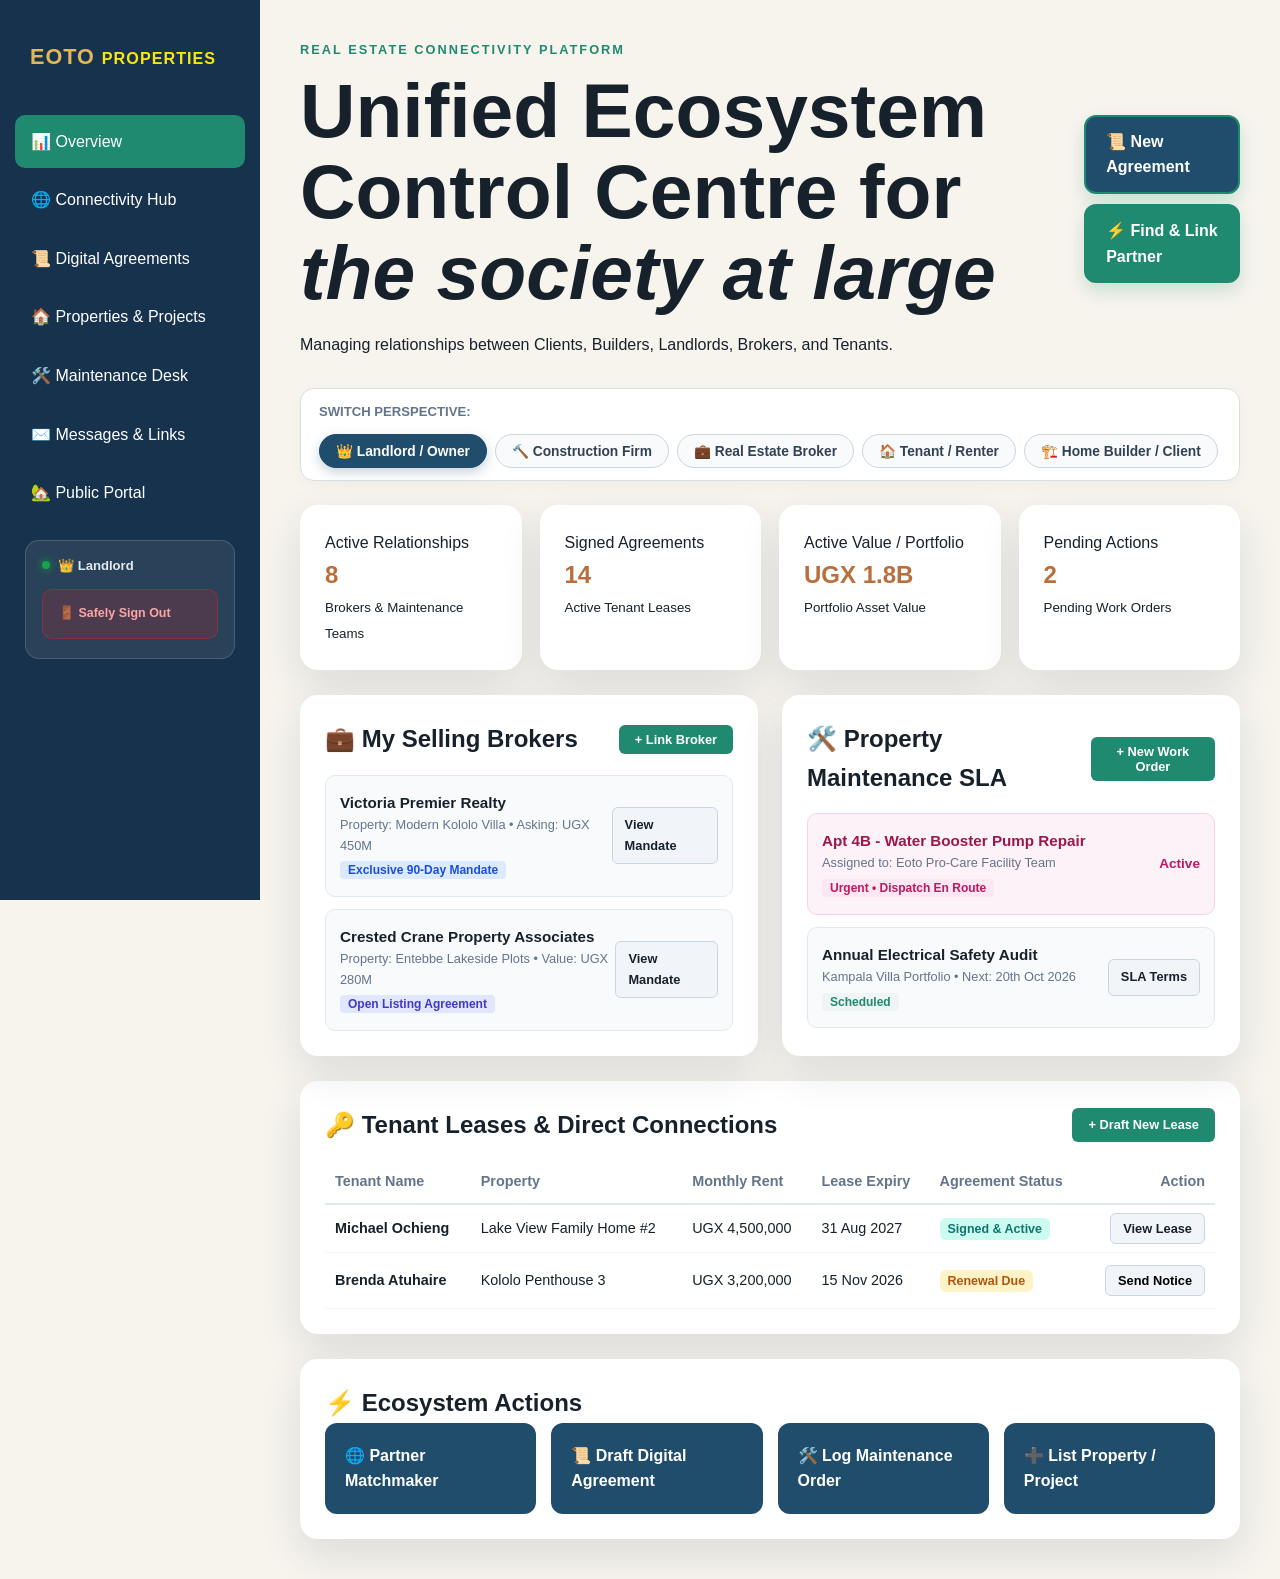
<file: dashboard.html>
<!DOCTYPE html>
<html lang="en">

<head>
    <meta charset="UTF-8">
    <meta name="viewport" content="width=device-width, initial-scale=1.0">
    <title>Eoto Real Estate Connectivity Dashboard</title>
    <link rel="stylesheet" href="css/styles.css">
</head>

<body class="dashboard">

    <!-- SIDEBAR -->
    <aside class="sidebar" id="sidebar">
        <div class="logo">
            EOTO
            <span>PROPERTIES</span>
        </div>

        <a href="dashboard.html" class="active">
            📊 Overview
        </a>

        <a href="connectivity.html">
            🌐 Connectivity Hub
        </a>

        <a href="agreements.html">
            📜 Digital Agreements
        </a>

        <a href="properties.html">
            🏠 Properties & Projects
        </a>

        <a href="javascript:void(0)" onclick="openModal('workOrderModal')">
            🛠️ Maintenance Desk
        </a>

        <a href="javascript:void(0)" onclick="openModal('quickMessageModal')">
            ✉️ Messages & Links
        </a>

        <a href="home.html">
            🏡 Public Portal
        </a>

        <a href="signout.html">
            🚪 Sign Out
        </a>
    </aside>

    <!-- MAIN DASHBOARD -->
    <main class="dashboard-main">
        <button class="dashboard-menu" id="dashboardMenu">
            ☰ Menu
        </button>

        <!-- HEADER -->
        <div class="dashboard-header">
            <div>
                <p class="small-title">
                    REAL ESTATE CONNECTIVITY PLATFORM
                </p>
                <h1>
                    Unified Ecosystem Control Centre
                    for <em> the society at large

                    </em>
                </h1>
                <p>
                    Managing relationships between Clients, Builders, Landlords, Brokers, and Tenants.
                </p>
            </div>

            <div style="display: flex; gap: 10px; flex-wrap: wrap;">
                <a href="agreements.html" class="button" style="background: var(--blue);">
                    📜 New Agreement
                </a>
                <a href="connectivity.html" class="button">
                    ⚡ Find & Link Partner
                </a>
            </div>
        </div>

        <!-- ROLE SWITCHER STRIP -->
        <div class="role-navigation-strip">
            <div style="display: flex; align-items: center; gap: 8px;">
                <span style="font-size: 0.82rem; font-weight: 800; color: #64748b; text-transform: uppercase;">
                    Switch Perspective:
                </span>
            </div>
            <div class="role-buttons-group">
                <button type="button" class="role-pill active" id="pillRoleLandlord"
                    onclick="switchDashboardPerspective('landlord')">
                    👑 Landlord / Owner
                </button>
                <button type="button" class="role-pill" id="pillRoleConstruction"
                    onclick="switchDashboardPerspective('construction')">
                    🔨 Construction Firm
                </button>
                <button type="button" class="role-pill" id="pillRoleBroker"
                    onclick="switchDashboardPerspective('broker')">
                    💼 Real Estate Broker
                </button>
                <button type="button" class="role-pill" id="pillRoleTenant"
                    onclick="switchDashboardPerspective('tenant')">
                    🏠 Tenant / Renter
                </button>
                <button type="button" class="role-pill" id="pillRoleBuilder"
                    onclick="switchDashboardPerspective('builder')">
                    🏗️ Home Builder / Client
                </button>
            </div>
        </div>

        <!-- DYNAMIC STATS CARDS -->
        <div class="dashboard-cards" id="statsCardsContainer">
            <!-- Will be populated dynamically by JS according to selected role -->
            <div>
                <p>Active Relationships</p>
                <h2 id="stat1Value">8</h2>
                <small id="stat1Desc">Brokers & Contractors</small>
            </div>
            <div>
                <p>Signed Agreements</p>
                <h2 id="stat2Value">14</h2>
                <small id="stat2Desc">Leases & Mandates</small>
            </div>
            <div>
                <p>Active Value / Portfolio</p>
                <h2 id="stat3Value">UGX 1.8B</h2>
                <small id="stat3Desc">Under Management</small>
            </div>
            <div>
                <p>Pending Actions</p>
                <h2 id="stat4Value">3</h2>
                <small id="stat4Desc">Reviews & Requests</small>
            </div>
        </div>

        <!-- ROLE SPECIFIC CONTENT BLOCK -->
        <div id="roleContentWrapper">

            <!-- ================= LANDLORD PERSPECTIVE ================= -->
            <div id="viewLandlord" class="role-view-block">
                <!-- RELATIONSHIP GRID: LANDLORD <-> BROKERS & MAINTENANCE -->
                <div style="display: grid; grid-template-columns: 1fr 1fr; gap: 24px; margin-bottom: 24px;">
                    <!-- SECTION 1: BROKER SALES MANDATES -->
                    <section class="dashboard-panel" style="margin-bottom: 0;">
                        <div
                            style="display: flex; justify-content: space-between; align-items: center; margin-bottom: 16px;">
                            <h2>💼 My Selling Brokers</h2>
                            <button class="btn-primary-sm" onclick="openConnectModal('sell', 'Licensed Broker')">+ Link
                                Broker</button>
                        </div>
                        <div style="display: flex; flex-direction: column; gap: 12px;">
                            <div
                                style="background: #f8fafc; border: 1px solid #e2e8f0; border-radius: 10px; padding: 14px; display: flex; justify-content: space-between; align-items: center;">
                                <div>
                                    <strong style="color: var(--dark); font-size: 0.95rem;">Victoria Premier
                                        Realty</strong>
                                    <div style="font-size: 0.8rem; color: #64748b;">Property: Modern Kololo Villa •
                                        Asking: UGX 450M</div>
                                    <span
                                        style="font-size: 0.75rem; background: #dbeafe; color: #1d4ed8; padding: 2px 8px; border-radius: 4px; font-weight: 700;">Exclusive
                                        90-Day Mandate</span>
                                </div>
                                <a href="agreements.html?type=brokerage" class="btn-secondary-sm">View Mandate</a>
                            </div>

                            <div
                                style="background: #f8fafc; border: 1px solid #e2e8f0; border-radius: 10px; padding: 14px; display: flex; justify-content: space-between; align-items: center;">
                                <div>
                                    <strong style="color: var(--dark); font-size: 0.95rem;">Crested Crane Property
                                        Associates</strong>
                                    <div style="font-size: 0.8rem; color: #64748b;">Property: Entebbe Lakeside Plots •
                                        Value: UGX 280M</div>
                                    <span
                                        style="font-size: 0.75rem; background: #e0e7ff; color: #4338ca; padding: 2px 8px; border-radius: 4px; font-weight: 700;">Open
                                        Listing Agreement</span>
                                </div>
                                <a href="agreements.html?type=brokerage" class="btn-secondary-sm">View Mandate</a>
                            </div>
                        </div>
                    </section>

                    <!-- SECTION 2: MAINTENANCE & FACILITY DESK -->
                    <section class="dashboard-panel" style="margin-bottom: 0;">
                        <div
                            style="display: flex; justify-content: space-between; align-items: center; margin-bottom: 16px;">
                            <h2>🛠️ Property Maintenance SLA</h2>
                            <button class="btn-primary-sm" onclick="openModal('workOrderModal')">+ New Work
                                Order</button>
                        </div>
                        <div style="display: flex; flex-direction: column; gap: 12px;">
                            <div
                                style="background: #fdf2f8; border: 1px solid #fbcfe8; border-radius: 10px; padding: 14px; display: flex; justify-content: space-between; align-items: center;">
                                <div>
                                    <strong style="color: #9d174d; font-size: 0.95rem;">Apt 4B - Water Booster Pump
                                        Repair</strong>
                                    <div style="font-size: 0.8rem; color: #64748b;">Assigned to: Eoto Pro-Care Facility
                                        Team</div>
                                    <span
                                        style="font-size: 0.75rem; background: #fce7f3; color: #be185d; padding: 2px 8px; border-radius: 4px; font-weight: 700;">Urgent
                                        • Dispatch En Route</span>
                                </div>
                                <span style="font-size: 0.85rem; font-weight: 700; color: #be185d;">Active</span>
                            </div>

                            <div
                                style="background: #f8fafc; border: 1px solid #e2e8f0; border-radius: 10px; padding: 14px; display: flex; justify-content: space-between; align-items: center;">
                                <div>
                                    <strong style="color: var(--dark); font-size: 0.95rem;">Annual Electrical Safety
                                        Audit</strong>
                                    <div style="font-size: 0.8rem; color: #64748b;">Kampala Villa Portfolio • Next: 20th
                                        Oct 2026</div>
                                    <span
                                        style="font-size: 0.75rem; background: #eef5f4; color: #1f8a70; padding: 2px 8px; border-radius: 4px; font-weight: 700;">Scheduled</span>
                                </div>
                                <a href="agreements.html?type=maintenance" class="btn-secondary-sm">SLA Terms</a>
                            </div>
                        </div>
                    </section>
                </div>

                <!-- ACTIVE TENANTS & LEASES -->
                <section class="dashboard-panel">
                    <div
                        style="display: flex; justify-content: space-between; align-items: center; margin-bottom: 16px;">
                        <h2>🔑 Tenant Leases & Direct Connections</h2>
                        <a href="agreements.html?type=lease" class="btn-primary-sm">+ Draft New Lease</a>
                    </div>
                    <div style="overflow-x: auto;">
                        <table style="width: 100%; border-collapse: collapse; text-align: left; font-size: 0.9rem;">
                            <thead>
                                <tr style="border-bottom: 2px solid #e2e8f0; color: #64748b;">
                                    <th style="padding: 10px;">Tenant Name</th>
                                    <th style="padding: 10px;">Property</th>
                                    <th style="padding: 10px;">Monthly Rent</th>
                                    <th style="padding: 10px;">Lease Expiry</th>
                                    <th style="padding: 10px;">Agreement Status</th>
                                    <th style="padding: 10px; text-align: right;">Action</th>
                                </tr>
                            </thead>
                            <tbody>
                                <tr style="border-bottom: 1px solid #f1f5f9;">
                                    <td style="padding: 12px 10px;"><strong>Michael Ochieng</strong></td>
                                    <td style="padding: 12px 10px;">Lake View Family Home #2</td>
                                    <td style="padding: 12px 10px;">UGX 4,500,000</td>
                                    <td style="padding: 12px 10px;">31 Aug 2027</td>
                                    <td style="padding: 12px 10px;"><span
                                            style="background: #ccfbf1; color: #0f766e; padding: 4px 8px; border-radius: 6px; font-size: 0.78rem; font-weight: 700;">Signed
                                            & Active</span></td>
                                    <td style="padding: 12px 10px; text-align: right;"><a
                                            href="agreements.html?type=lease" class="btn-secondary-sm">View Lease</a>
                                    </td>
                                </tr>
                                <tr style="border-bottom: 1px solid #f1f5f9;">
                                    <td style="padding: 12px 10px;"><strong>Brenda Atuhaire</strong></td>
                                    <td style="padding: 12px 10px;">Kololo Penthouse 3</td>
                                    <td style="padding: 12px 10px;">UGX 3,200,000</td>
                                    <td style="padding: 12px 10px;">15 Nov 2026</td>
                                    <td style="padding: 12px 10px;"><span
                                            style="background: #fef3c7; color: #b45309; padding: 4px 8px; border-radius: 6px; font-size: 0.78rem; font-weight: 700;">Renewal
                                            Due</span></td>
                                    <td style="padding: 12px 10px; text-align: right;"><button class="btn-secondary-sm"
                                            onclick="showToast('Renewal notice sent to Brenda')">Send Notice</button>
                                    </td>
                                </tr>
                            </tbody>
                        </table>
                    </div>
                </section>
            </div>

            <!-- ================= CONSTRUCTION FIRM PERSPECTIVE ================= -->
            <div id="viewConstruction" class="role-view-block" style="display: none;">
                <section class="dashboard-panel">
                    <div
                        style="display: flex; justify-content: space-between; align-items: center; margin-bottom: 16px;">
                        <div>
                            <h2>🏗️ Active Construction Sites & Milestone Tracker</h2>
                            <p style="color: #64748b; font-size: 0.88rem;">Apex Prime Engineering Consortium</p>
                        </div>
                        <button class="btn-primary-sm" onclick="openModal('newProjectModal')">+ Log New Building
                            Site</button>
                    </div>

                    <!-- PROJECT 1 -->
                    <div
                        style="background: #f8fafc; border: 1px solid #e2e8f0; border-radius: 14px; padding: 20px; margin-bottom: 18px;">
                        <div
                            style="display: flex; justify-content: space-between; align-items: flex-start; margin-bottom: 14px; flex-wrap: wrap; gap: 10px;">
                            <div>
                                <h3 style="color: var(--dark); margin-bottom: 4px;">Kololo Hill 4-Bedroom Luxury Villa
                                </h3>
                                <div style="font-size: 0.84rem; color: #64748b;">
                                    Client: <strong>Dr. Ronald Kiggundu</strong> • Total Contract: <strong>UGX
                                        450,000,000</strong>
                                </div>
                            </div>
                            <a href="agreements.html?type=construction" class="btn-secondary-sm">📄 Construction
                                Agreement</a>
                        </div>

                        <!-- Milestone Pipeline -->
                        <div class="milestones-pipeline">
                            <div class="milestone-step completed">
                                <div class="milestone-circle">✓</div>
                                <span class="milestone-label">Site & Excavation</span>
                            </div>
                            <div class="milestone-step completed">
                                <div class="milestone-circle">✓</div>
                                <span class="milestone-label">Foundation Cast</span>
                            </div>
                            <div class="milestone-step active">
                                <div class="milestone-circle">3</div>
                                <span class="milestone-label">Superstructure (65%)</span>
                            </div>
                            <div class="milestone-step">
                                <div class="milestone-circle">4</div>
                                <span class="milestone-label">Roofing & MEP</span>
                            </div>
                            <div class="milestone-step">
                                <div class="milestone-circle">5</div>
                                <span class="milestone-label">Handover</span>
                            </div>
                        </div>

                        <div
                            style="display: flex; justify-content: space-between; align-items: center; margin-top: 12px; font-size: 0.85rem;">
                            <span style="color: #ea580c; font-weight: 700;">Current Phase: Framing & Brickwork In
                                Progress</span>
                            <button class="btn-primary-sm" style="background: #ea580c;"
                                onclick="showToast('Milestone inspection report uploaded for Client')">
                                📸 Submit Inspection Photos
                            </button>
                        </div>
                    </div>

                    <!-- PROJECT 2 -->
                    <div style="background: #f8fafc; border: 1px solid #e2e8f0; border-radius: 14px; padding: 20px;">
                        <div
                            style="display: flex; justify-content: space-between; align-items: flex-start; margin-bottom: 14px; flex-wrap: wrap; gap: 10px;">
                            <div>
                                <h3 style="color: var(--dark); margin-bottom: 4px;">Busabala Lakeside Eco-Resort Villa
                                </h3>
                                <div style="font-size: 0.84rem; color: #64748b;">
                                    Client: <strong>Sarah Namuli</strong> • Total Contract: <strong>UGX
                                        320,000,000</strong>
                                </div>
                            </div>
                            <a href="agreements.html?type=construction" class="btn-secondary-sm">📄 Construction
                                Agreement</a>
                        </div>

                        <div class="milestones-pipeline">
                            <div class="milestone-step completed">
                                <div class="milestone-circle">✓</div>
                                <span class="milestone-label">Architectural Plans</span>
                            </div>
                            <div class="milestone-step active">
                                <div class="milestone-circle">2</div>
                                <span class="milestone-label">Foundation Pouring</span>
                            </div>
                            <div class="milestone-step">
                                <div class="milestone-circle">3</div>
                                <span class="milestone-label">Brick & Beam</span>
                            </div>
                            <div class="milestone-step">
                                <div class="milestone-circle">4</div>
                                <span class="milestone-label">Roofing</span>
                            </div>
                            <div class="milestone-step">
                                <div class="milestone-circle">5</div>
                                <span class="milestone-label">Finishing</span>
                            </div>
                        </div>
                    </div>
                </section>
            </div>

            <!-- ================= BROKER PERSPECTIVE ================= -->
            <div id="viewBroker" class="role-view-block" style="display: none;">
                <section class="dashboard-panel">
                    <div
                        style="display: flex; justify-content: space-between; align-items: center; margin-bottom: 16px;">
                        <div>
                            <h2>💼 Real Estate Broker Mandates & Commission Pipeline</h2>
                            <p style="color: #64748b; font-size: 0.88rem;">Victoria Premier Realty & Associates</p>
                        </div>
                        <a href="connectivity.html#matchmaker" class="btn-primary-sm">+ Find Landlords Needing
                            Brokers</a>
                    </div>

                    <div style="display: grid; grid-template-columns: repeat(auto-fit, minmax(300px, 1fr)); gap: 18px;">
                        <div
                            style="background: #ffffff; border: 1px solid #cbd5e1; border-radius: 12px; padding: 18px; box-shadow: 0 4px 14px rgba(0,0,0,0.04);">
                            <div
                                style="display: flex; justify-content: space-between; align-items: center; margin-bottom: 8px;">
                                <span
                                    style="font-size: 0.75rem; background: #dbeafe; color: #1e40af; padding: 2px 8px; border-radius: 4px; font-weight: 700;">Exclusive
                                    Listing</span>
                                <strong style="color: var(--green);">5% Comm. (UGX 22.5M)</strong>
                            </div>
                            <h4 style="font-size: 1.05rem; margin-bottom: 4px;">Modern Kampala Villa</h4>
                            <p style="font-size: 0.82rem; color: #64748b;">Landlord: Hajji Ssemwanga • Price: UGX
                                450,000,000</p>
                            <div style="margin: 12px 0; font-size: 0.84rem; color: #334155;">
                                👁️ 142 Inquiries • 6 In-person Showings • 2 Offers in Escrow
                            </div>
                            <div style="display: flex; gap: 8px; margin-top: 10px;">
                                <a href="properties.html" class="btn-secondary-sm"
                                    style="flex: 1; text-align: center;">View Listing</a>
                                <a href="agreements.html?type=brokerage" class="btn-connect-sm"
                                    style="flex: 1; background: #2563eb;">Broker Mandate</a>
                            </div>
                        </div>

                        <div
                            style="background: #ffffff; border: 1px solid #cbd5e1; border-radius: 12px; padding: 18px; box-shadow: 0 4px 14px rgba(0,0,0,0.04);">
                            <div
                                style="display: flex; justify-content: space-between; align-items: center; margin-bottom: 8px;">
                                <span
                                    style="font-size: 0.75rem; background: #ccfbf1; color: #0f766e; padding: 2px 8px; border-radius: 4px; font-weight: 700;">Rental
                                    Leasing Mandate</span>
                                <strong style="color: var(--green);">1 Month Rent (UGX 4.5M)</strong>
                            </div>
                            <h4 style="font-size: 1.05rem; margin-bottom: 4px;">Lake View Family Estate</h4>
                            <p style="font-size: 0.82rem; color: #64748b;">Landlord: Dr. Ronald Kiggundu • Rent: UGX
                                4,500,000/mo</p>
                            <div style="margin: 12px 0; font-size: 0.84rem; color: #334155;">
                                🔑 28 Tenant Applications • Background screening completed
                            </div>
                            <div style="display: flex; gap: 8px; margin-top: 10px;">
                                <a href="properties.html" class="btn-secondary-sm"
                                    style="flex: 1; text-align: center;">View Listing</a>
                                <a href="agreements.html?type=lease" class="btn-connect-sm"
                                    style="flex: 1; background: #0d9488;">Lease Tenancy</a>
                            </div>
                        </div>
                    </div>
                </section>
            </div>

            <!-- ================= TENANT PERSPECTIVE ================= -->
            <div id="viewTenant" class="role-view-block" style="display: none;">
                <section class="dashboard-panel">
                    <div
                        style="display: flex; justify-content: space-between; align-items: center; margin-bottom: 16px;">
                        <div>
                            <h2>🏠 My Tenancy Hub & Landlord Relationship</h2>
                            <p style="color: #64748b; font-size: 0.88rem;">Current Residence: Modern Kampala Villa, Apt
                                2B</p>
                        </div>
                        <button class="btn-primary-sm" onclick="openModal('workOrderModal')">🛠️ Report Repair /
                            Issue</button>
                    </div>

                    <div style="display: grid; grid-template-columns: 2fr 1fr; gap: 20px; align-items: start;">
                        <div
                            style="background: #f8fafc; border: 1px solid #e2e8f0; border-radius: 12px; padding: 20px;">
                            <h3 style="margin-bottom: 10px;">Active Lease Summary</h3>
                            <p style="font-size: 0.9rem; color: #475569; margin-bottom: 12px;">
                                Landlord: <strong>Hajji Ssemwanga</strong> • Term: <strong>12 Months (Ends 31 Oct
                                    2027)</strong>
                            </p>
                            <div
                                style="background: #ffffff; border: 1px solid #cbd5e1; border-radius: 8px; padding: 14px; margin-bottom: 14px;">
                                <div style="display: flex; justify-content: space-between; margin-bottom: 6px;">
                                    <span>Monthly Rent:</span>
                                    <strong>UGX 4,500,000</strong>
                                </div>
                                <div style="display: flex; justify-content: space-between; margin-bottom: 6px;">
                                    <span>Payment Due Date:</span>
                                    <strong>1st of every month</strong>
                                </div>
                                <div style="display: flex; justify-content: space-between; color: #16a34a;">
                                    <span>Current Status:</span>
                                    <strong>✓ Rent Up to Date</strong>
                                </div>
                            </div>
                            <div style="display: flex; gap: 10px;">
                                <a href="agreements.html?type=lease" class="btn-secondary-sm">📜 View Signed Lease
                                    Document</a>
                                <button class="btn-connect-sm" onclick="showToast('Landlord direct message opened')">💬
                                    Message Landlord</button>
                            </div>
                        </div>

                        <div
                            style="background: #ffffff; border: 1px solid #e2e8f0; border-radius: 12px; padding: 18px;">
                            <h4 style="margin-bottom: 8px;">Facility Management</h4>
                            <p style="font-size: 0.82rem; color: #64748b; margin-bottom: 12px;">
                                Need help with plumbing, power, or keys? The landlord's maintenance team is on standby.
                            </p>
                            <button class="button" style="width: 100%; text-align: center; padding: 10px;"
                                onclick="openModal('workOrderModal')">
                                🔧 Request Repair
                            </button>
                        </div>
                    </div>
                </section>
            </div>

            <!-- ================= HOME BUILDER PERSPECTIVE ================= -->
            <div id="viewBuilder" class="role-view-block" style="display: none;">
                <section class="dashboard-panel">
                    <div
                        style="display: flex; justify-content: space-between; align-items: center; margin-bottom: 16px;">
                        <div>
                            <h2>🏗️ My Dream House Project Portal</h2>
                            <p style="color: #64748b; font-size: 0.88rem;">Connected with: Apex Prime Engineering Ltd
                            </p>
                        </div>
                        <a href="connectivity.html#matchmaker" class="btn-primary-sm">+ Request Another Quote</a>
                    </div>

                    <div style="background: #ffffff; border: 1px solid #e2e8f0; border-radius: 14px; padding: 22px;">
                        <div
                            style="display: flex; justify-content: space-between; align-items: center; margin-bottom: 16px; flex-wrap: wrap; gap: 10px;">
                            <div>
                                <h3 style="color: var(--dark); margin-bottom: 4px;">Kololo Hill 4-Bedroom Modern Villa
                                </h3>
                                <div style="font-size: 0.85rem; color: #64748b;">Contract Amount: <strong>UGX
                                        450,000,000</strong> • Paid to Date: <strong>UGX 180,000,000 (40%)</strong>
                                </div>
                            </div>
                            <a href="agreements.html?type=construction" class="btn-secondary-sm">📜 My Construction
                                Contract</a>
                        </div>

                        <!-- Progress bar -->
                        <div style="margin-bottom: 20px;">
                            <div
                                style="display: flex; justify-content: space-between; font-size: 0.85rem; font-weight: 700; margin-bottom: 6px;">
                                <span>Overall Construction Progress</span>
                                <span style="color: var(--green);">55% Complete</span>
                            </div>
                            <div
                                style="width: 100%; height: 12px; background: #e2e8f0; border-radius: 6px; overflow: hidden;">
                                <div
                                    style="width: 55%; height: 100%; background: linear-gradient(90deg, var(--green), #ea580c); border-radius: 6px;">
                                </div>
                            </div>
                        </div>

                        <div
                            style="display: grid; grid-template-columns: repeat(auto-fit, minmax(220px, 1fr)); gap: 14px;">
                            <div
                                style="background: #f8fafc; padding: 14px; border-radius: 10px; border: 1px solid #e2e8f0;">
                                <span style="font-size: 0.8rem; color: #64748b;">Upcoming Milestone</span>
                                <h4 style="margin: 4px 0;">Roof Beam & Truss Lock</h4>
                                <small style="color: #ea580c; font-weight: 700;">Target: 28th October 2026</small>
                            </div>
                            <div
                                style="background: #f8fafc; padding: 14px; border-radius: 10px; border: 1px solid #e2e8f0;">
                                <span style="font-size: 0.8rem; color: #64748b;">Lead Engineer</span>
                                <h4 style="margin: 4px 0;">Eng. Patrick Mukasa</h4>
                                <small style="color: #2563eb; font-weight: 700;">+256 700 882 104</small>
                            </div>
                            <div
                                style="background: #f8fafc; padding: 14px; border-radius: 10px; border: 1px solid #e2e8f0;">
                                <span style="font-size: 0.8rem; color: #64748b;">Site Camera</span>
                                <h4 style="margin: 4px 0;">Live Drone & CCTV</h4>
                                <button class="btn-secondary-sm" style="padding: 4px 8px; margin-top: 4px;"
                                    onclick="showToast('Streaming live Kololo site camera feed...')">View Live
                                    Cam</button>
                            </div>
                        </div>
                    </div>
                </section>
            </div>

        </div>

        <!-- QUICK ACTIONS BOTTOM -->
        <section class="dashboard-panel">
            <h2>⚡ Ecosystem Actions</h2>
            <div class="quick-actions">
                <a href="connectivity.html">
                    🌐 Partner Matchmaker
                </a>
                <a href="agreements.html">
                    📜 Draft Digital Agreement
                </a>
                <a href="javascript:void(0)" onclick="openModal('workOrderModal')">
                    🛠️ Log Maintenance Order
                </a>
                <a href="properties.html">
                    ➕ List Property / Project
                </a>
            </div>
        </section>

    </main>

    <!-- ================= WORK ORDER MODAL ================= -->
    <div class="modal-overlay" id="workOrderModal">
        <div class="modal-box">
            <div class="modal-header">
                <h3>Issue Maintenance Work Order</h3>
                <button class="modal-close-btn" onclick="closeModal('workOrderModal')">✕</button>
            </div>
            <div class="modal-body">
                <form id="workOrderForm" onsubmit="event.preventDefault(); submitWorkOrder();">
                    <div class="form-group" style="margin-bottom: 14px;">
                        <label style="font-size: 0.84rem; font-weight: 700;">Property Address / Unit</label>
                        <input type="text" id="workOrderProperty" value="Modern Kampala Villa, Unit 3B" required
                            style="width: 100%; padding: 10px; border-radius: 8px; border: 1px solid #cbd5e1;">
                    </div>
                    <div class="form-group" style="margin-bottom: 14px;">
                        <label style="font-size: 0.84rem; font-weight: 700;">Category of Issue</label>
                        <select id="workOrderCategory"
                            style="width: 100%; padding: 10px; border-radius: 8px; border: 1px solid #cbd5e1;">
                            <option value="plumbing">🚰 Plumbing (Leaks, Pump, Drainage)</option>
                            <option value="electrical">⚡ Electrical (Wiring, Inverter, Outlets)</option>
                            <option value="structural">🧱 Structural & Masonry Repair</option>
                            <option value="hvac">❄️ AC / Ventilation</option>
                            <option value="security">🔒 Locks / Gates / CCTV</option>
                        </select>
                    </div>
                    <div class="form-group" style="margin-bottom: 14px;">
                        <label style="font-size: 0.84rem; font-weight: 700;">Urgency Level</label>
                        <select id="workOrderUrgency"
                            style="width: 100%; padding: 10px; border-radius: 8px; border: 1px solid #cbd5e1;">
                            <option value="routine">Routine (Next 48 Hours)</option>
                            <option value="urgent">Urgent (Within 12 Hours)</option>
                            <option value="emergency">🚨 Emergency (Immediate Dispatch)</option>
                        </select>
                    </div>
                    <div class="form-group" style="margin-bottom: 14px;">
                        <label style="font-size: 0.84rem; font-weight: 700;">Issue Description</label>
                        <textarea id="workOrderDesc" rows="3" placeholder="Describe the defect in detail..." required
                            style="width: 100%; padding: 10px; border-radius: 8px; border: 1px solid #cbd5e1; font-family: inherit;"></textarea>
                    </div>
                    <div class="modal-footer" style="padding: 0; background: none; border: none; margin-top: 18px;">
                        <button type="button" class="btn-secondary-sm"
                            onclick="closeModal('workOrderModal')">Cancel</button>
                        <button type="submit" class="btn-primary-sm" style="padding: 10px 20px;">🚀 Dispatch Maintenance
                            Team</button>
                    </div>
                </form>
            </div>
        </div>
    </div>

    <!-- ================= QUICK MESSAGE MODAL ================= -->
    <div class="modal-overlay" id="quickMessageModal">
        <div class="modal-box">
            <div class="modal-header">
                <h3>Direct Partner Collaboration Channel</h3>
                <button class="modal-close-btn" onclick="closeModal('quickMessageModal')">✕</button>
            </div>
            <div class="modal-body">
                <div
                    style="background: #f8fafc; border: 1px solid #e2e8f0; border-radius: 8px; padding: 14px; max-height: 200px; overflow-y: auto; margin-bottom: 14px; font-size: 0.86rem;">
                    <div style="margin-bottom: 10px;">
                        <strong>Eng. Mukasa (Apex Prime):</strong>
                        <p style="color: #475569;">"Foundation curing test came out at 28MPa, structural integrity 100%
                            verified. Proceeding with blockwork."</p>
                        <small style="color: #94a3b8;">Today, 10:45 AM</small>
                    </div>
                    <div>
                        <strong>Victoria Premier Realty:</strong>
                        <p style="color: #475569;">"We have scheduled 3 high-intent buyers for the Kololo open house
                            this Saturday."</p>
                        <small style="color: #94a3b8;">Yesterday, 4:15 PM</small>
                    </div>
                </div>
                <form onsubmit="event.preventDefault(); sendQuickMessage();">
                    <input type="text" id="quickMsgInput" placeholder="Type your message to linked partners..."
                        style="width: 100%; padding: 12px; border-radius: 8px; border: 1px solid #cbd5e1; margin-bottom: 12px;">
                    <div style="display: flex; justify-content: flex-end; gap: 8px;">
                        <button type="button" class="btn-secondary-sm"
                            onclick="closeModal('quickMessageModal')">Close</button>
                        <button type="submit" class="btn-primary-sm">Send Message</button>
                    </div>
                </form>
            </div>
        </div>
    </div>

    <!-- TOAST NOTIFICATION -->
    <div class="toast-msg" id="toastMessage">
        <span>✓</span>
        <span id="toastText">Action processed successfully!</span>
    </div>

    <script src="css/js/script.js"></script>
</body>

</html>
</file>
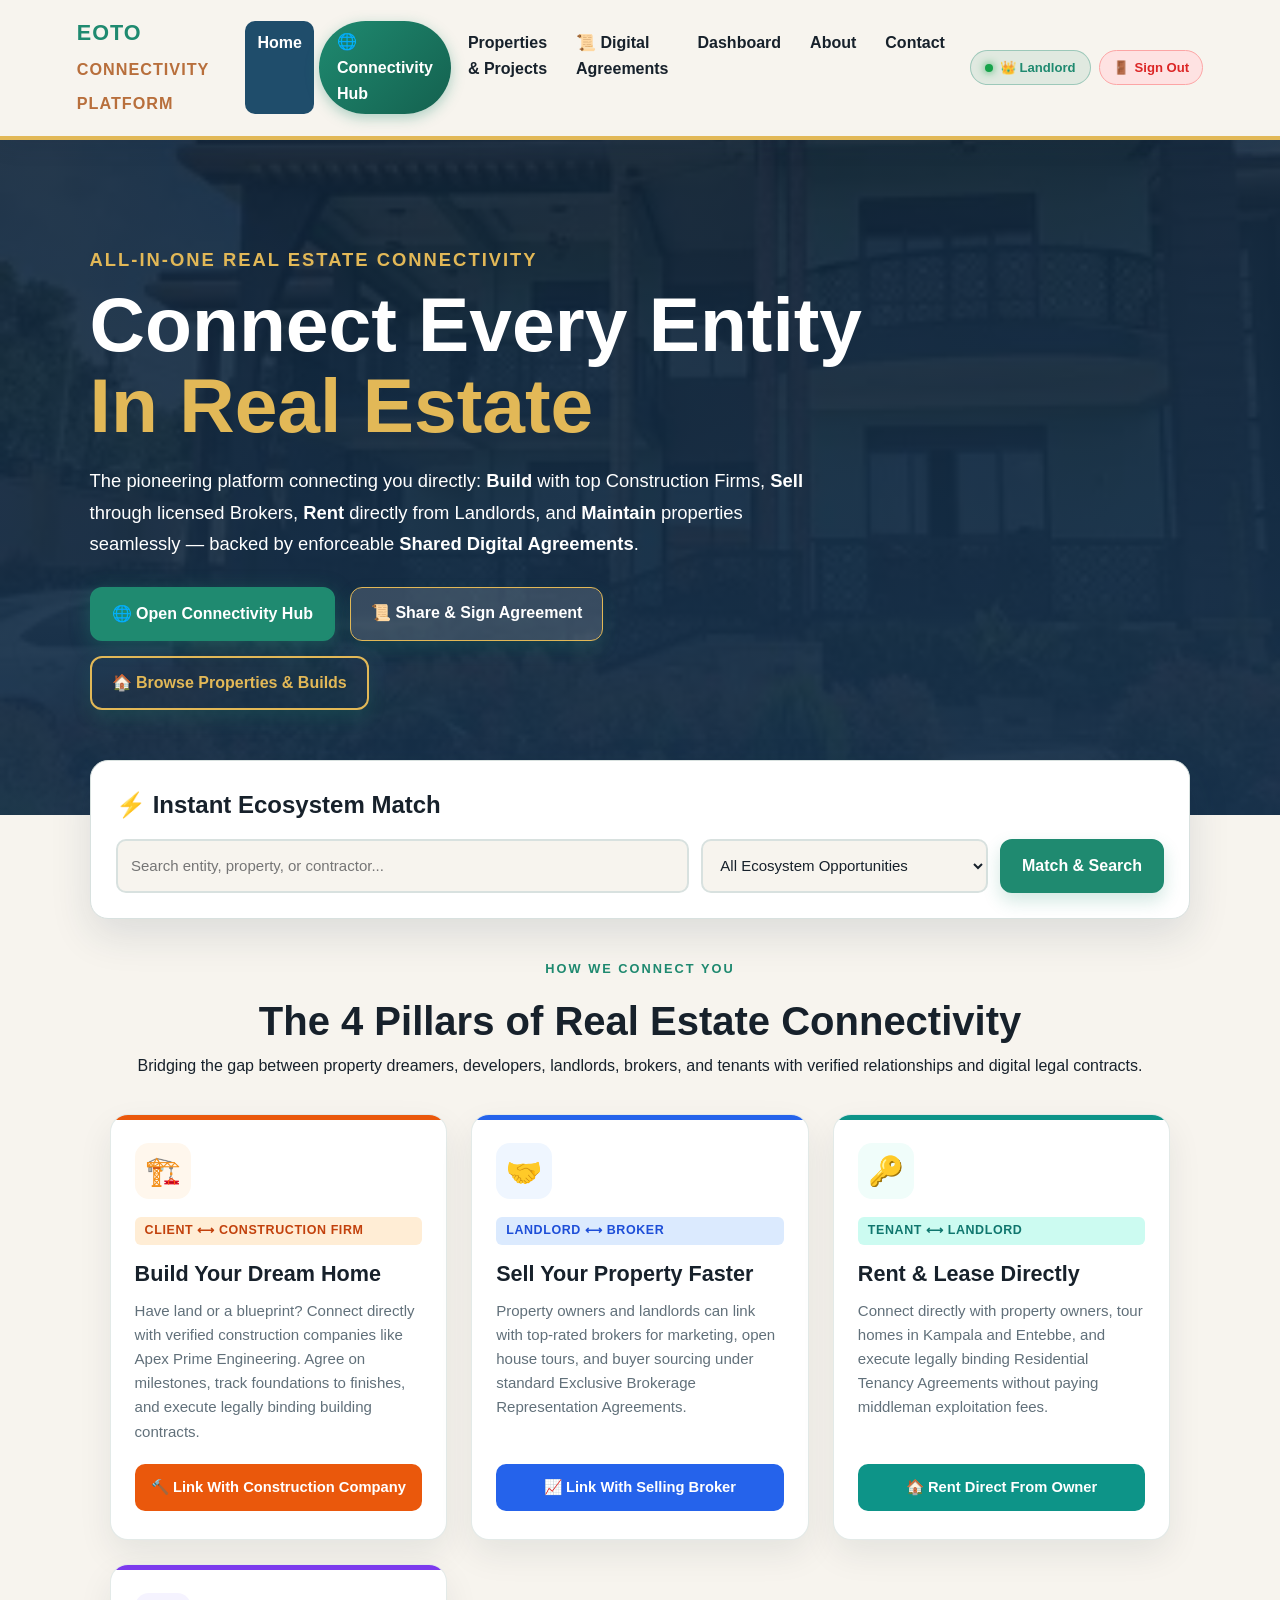
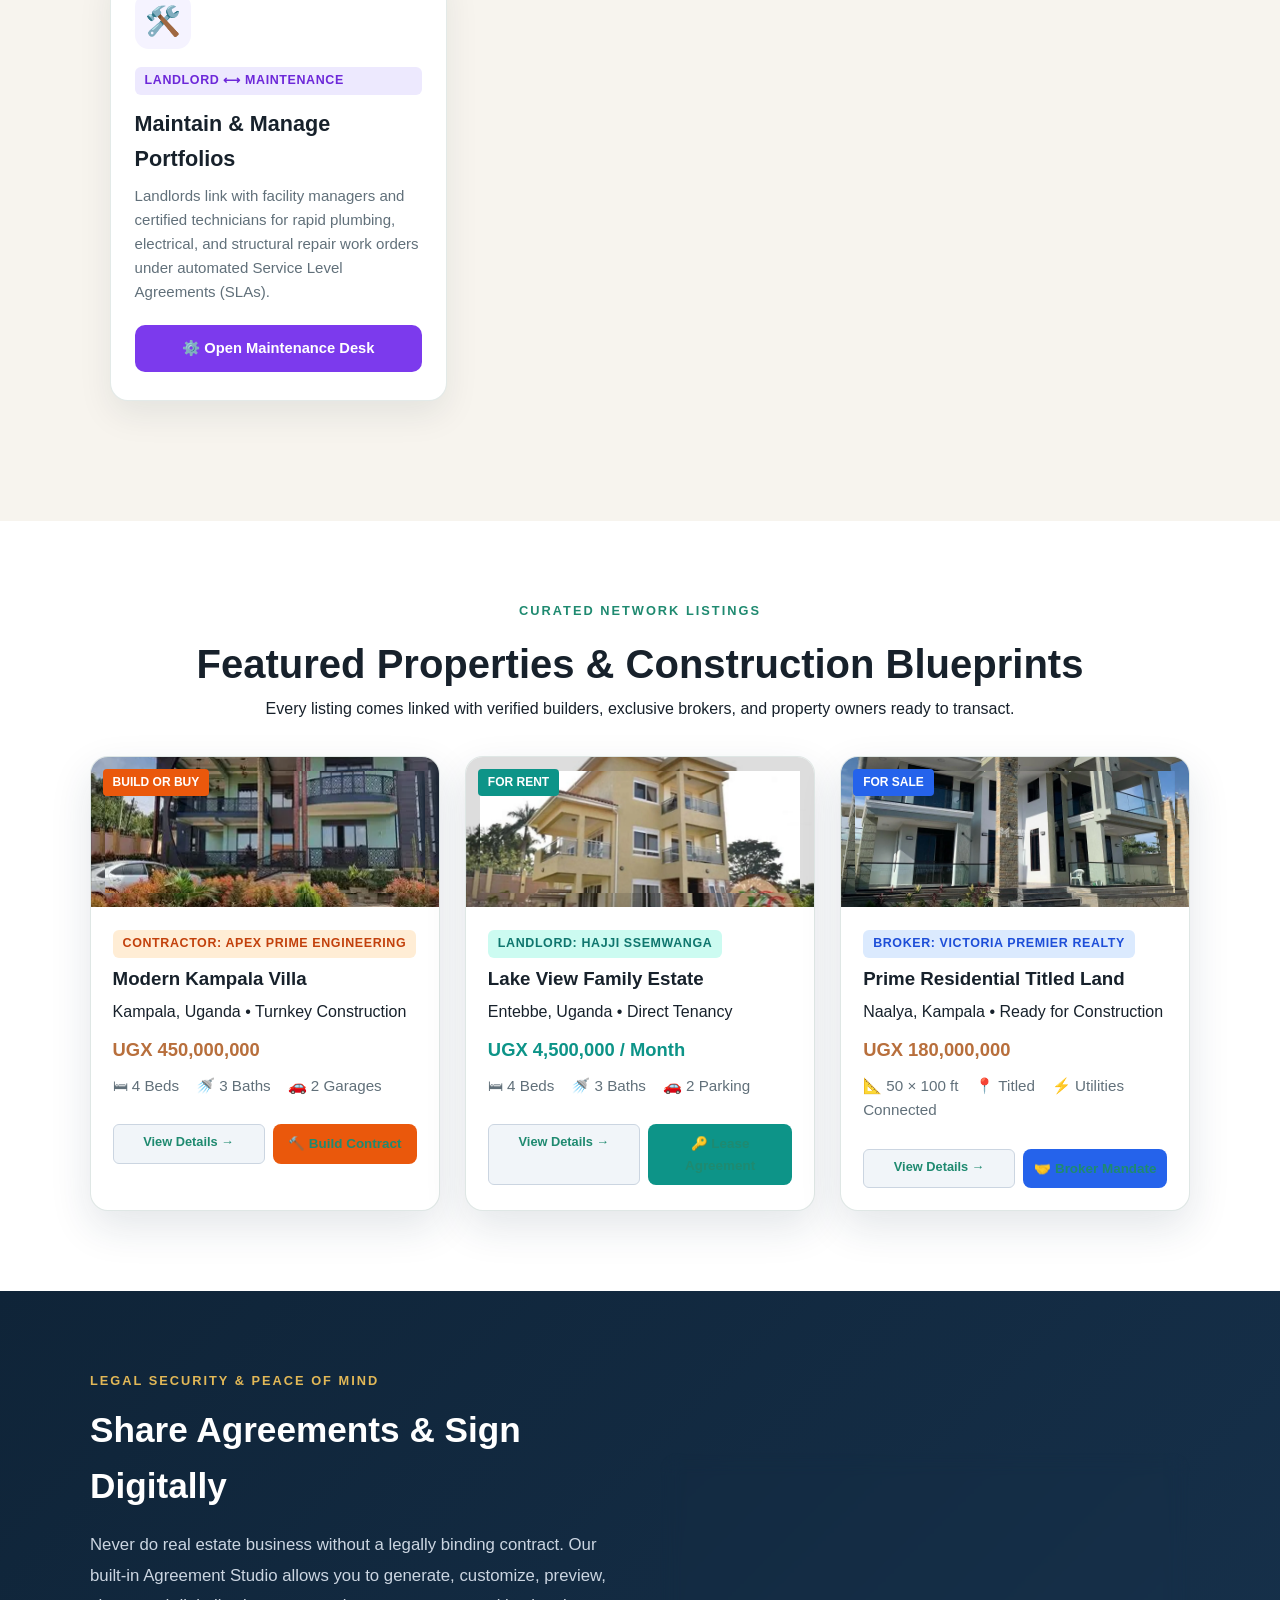
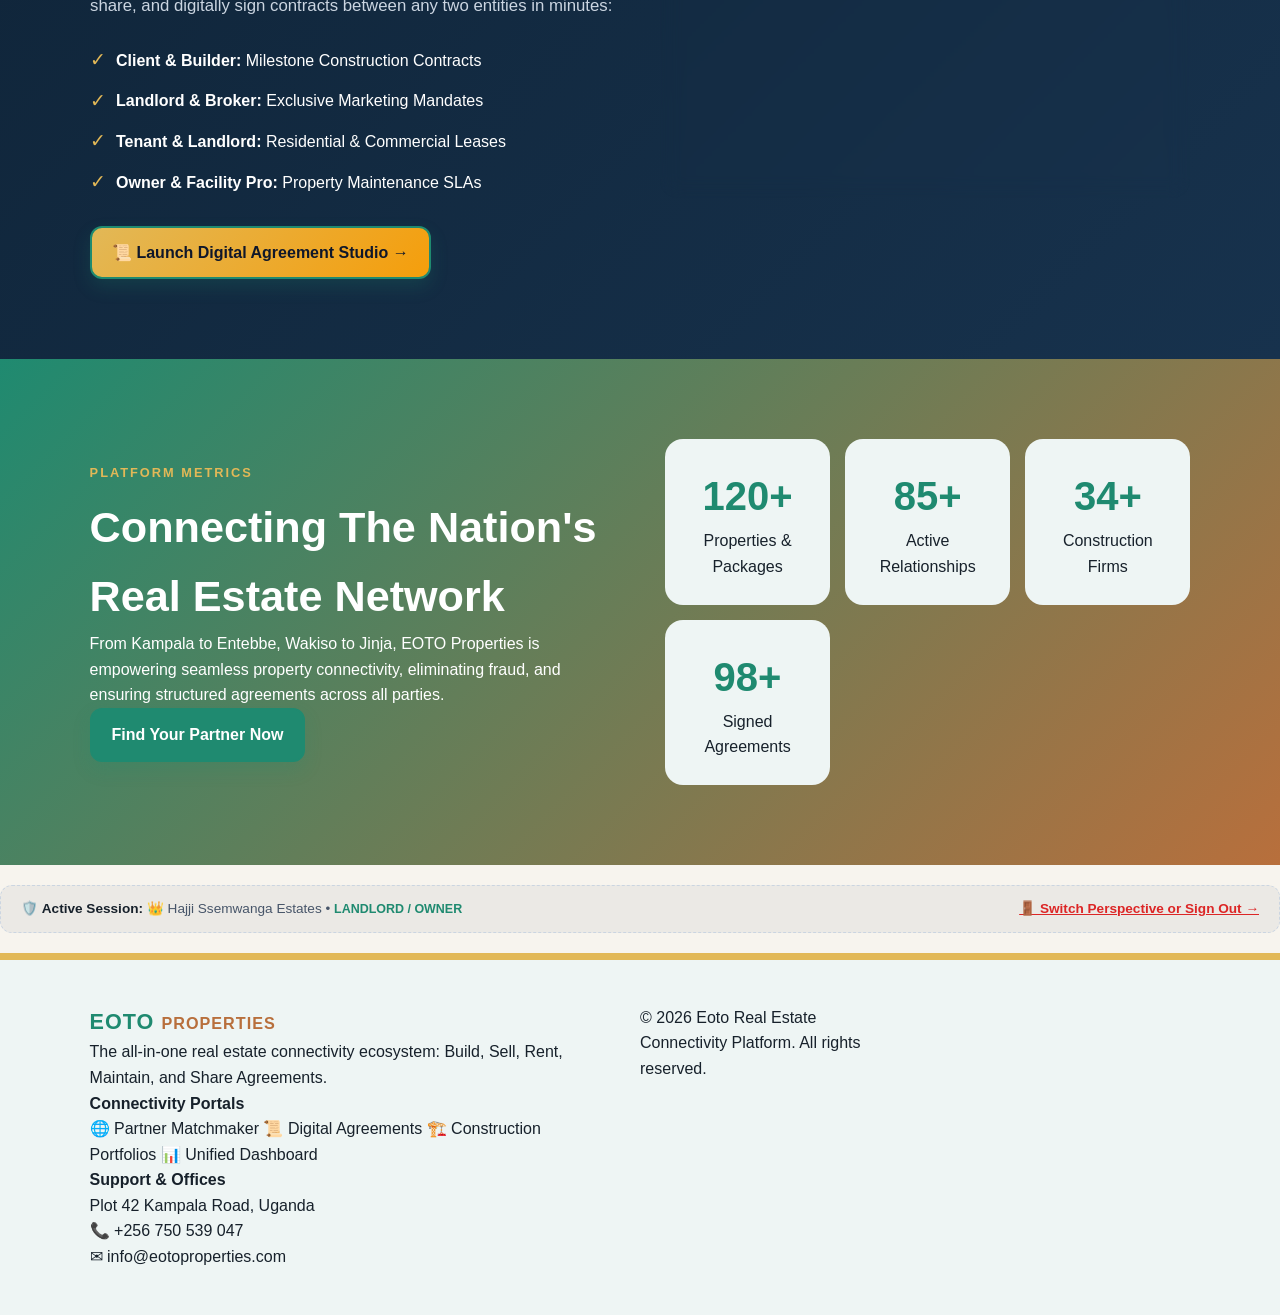
<file: home.html>
<!DOCTYPE html>
<html lang="en">

<head>
    <meta charset="UTF-8">
    <meta name="viewport" content="width=device-width, initial-scale=1.0">
    <title>Eoto Properties | Real Estate Connectivity & Ecosystem</title>
    <link rel="stylesheet" href="css/styles.css">
</head>

<body>

    <!-- ================= HEADER ================= -->
    <header class="header">
        <div class="logo">
            EOTO <span>CONNECTIVITY PLATFORM</span>
        </div>

        <button class="menu-button" id="menuButton">
            ☰
        </button>

        <nav id="navigation">
            <a href="home.html" class="active">Home</a>
            <a href="connectivity.html" class="nav-pill-highlight">🌐 Connectivity Hub</a>
            <a href="properties.html">Properties & Projects</a>
            <a href="agreements.html">📜 Digital Agreements</a>
            <a href="dashboard.html">Dashboard</a>
            <a href="about.html">About</a>
            <a href="contact.html">Contact</a>
            <a href="signout.html">Sign Out</a>
        </nav>
    </header>

    <!-- ================= HERO ================= -->
    <section class="hero"
        style="background: linear-gradient(rgba(15, 36, 56, 0.88), rgba(23, 50, 77, 0.95)), url('image/villa 1 kampala division.webp'); background-size: cover; background-position: center;">
        <div class="hero-content">
            <p class="small-title" style="color: var(--yellow); letter-spacing: 2px;">
                ALL-IN-ONE REAL ESTATE CONNECTIVITY
            </p>

            <h1>
                Connect Every Entity <span>In Real Estate</span>
            </h1>

            <p style="font-size: 1.15rem; max-width: 720px; line-height: 1.7;">
                The pioneering platform connecting you directly:
                <strong>Build</strong> with top Construction Firms,
                <strong>Sell</strong> through licensed Brokers,
                <strong>Rent</strong> directly from Landlords, and
                <strong>Maintain</strong> properties seamlessly — backed by enforceable <strong>Shared Digital
                    Agreements</strong>.
            </p>

            <div class="hero-buttons">
                <a href="connectivity.html" class="button" style="box-shadow: 0 4px 20px rgba(31, 138, 112, 0.4);">
                    🌐 Open Connectivity Hub
                </a>

                <a href="agreements.html" class="button second-button"
                    style="background: rgba(255,255,255,0.15); border: 1px solid var(--yellow); color: #fff;">
                    📜 Share & Sign Agreement
                </a>

                <a href="properties.html" class="button second-button">
                    🏠 Browse Properties & Builds
                </a>
            </div>
        </div>
    </section>

    <!-- ================= SEARCH & QUICK LINK ================= -->
    <section class="search-box">
        <h2>
            ⚡ Instant Ecosystem Match
        </h2>

        <div class="search-content">
            <input type="text" id="homeSearch" placeholder="Search entity, property, or contractor...">

            <select id="homeType">
                <option value="all">All Ecosystem Opportunities</option>l
                <option value="build">🏗️ Build With Construction Company</option>
                <option value="sale">💼 Sell With Licensed Broker</option>
                <option value="rent">🔑 Rent Direct From Landlord</option>
                <option value="land">🌿 Titled Land to Build</option>
            </select>

            <a href="properties.html" class="button" id="homeSearchButton">
                Match & Search
            </a>
        </div>
    </section>

    <!-- ================= 4 CONNECTIVITY PILLARS ================= -->
    <section class="section" style="padding-top: 40px;">
        <div class="section-title">
            <p class="small-title">HOW WE CONNECT YOU</p>
            <h2>The 4 Pillars of Real Estate Connectivity</h2>
            <p>
                Bridging the gap between property dreamers, developers, landlords, brokers, and tenants with verified
                relationships and digital legal contracts.
            </p>
        </div>

        <div class="pillars-grid" style="margin-top: 20px;">
            <!-- PILLAR 1 -->
            <div class="pillar-card pillar-build">
                <div class="pillar-icon-box">🏗️</div>
                <span class="pillar-relationship-tag">Client ⟷ Construction Firm</span>
                <h3>Build Your Dream Home</h3>
                <p>
                    Have land or a blueprint? Connect directly with verified construction companies like Apex Prime
                    Engineering.
                    Agree on milestones, track foundations to finishes, and execute legally binding building contracts.
                </p>
                <a href="connectivity.html#matchmaker" class="pillar-action-btn">
                    🔨 Link With Construction Company
                </a>
            </div>

            <!-- PILLAR 2 -->
            <div class="pillar-card pillar-sell">
                <div class="pillar-icon-box">🤝</div>
                <span class="pillar-relationship-tag">Landlord ⟷ Broker</span>
                <h3>Sell Your Property Faster</h3>
                <p>
                    Property owners and landlords can link with top-rated brokers for marketing, open house tours,
                    and buyer sourcing under standard Exclusive Brokerage Representation Agreements.
                </p>
                <a href="connectivity.html#matchmaker" class="pillar-action-btn">
                    📈 Link With Selling Broker
                </a>
            </div>

            <!-- PILLAR 3 -->
            <div class="pillar-card pillar-rent">
                <div class="pillar-icon-box">🔑</div>
                <span class="pillar-relationship-tag">Tenant ⟷ Landlord</span>
                <h3>Rent & Lease Directly</h3>
                <p>
                    Connect directly with property owners, tour homes in Kampala and Entebbe, and execute
                    legally binding Residential Tenancy Agreements without paying middleman exploitation fees.
                </p>
                <a href="connectivity.html#matchmaker" class="pillar-action-btn">
                    🏠 Rent Direct From Owner
                </a>
            </div>

            <!-- PILLAR 4 -->
            <div class="pillar-card pillar-maintain">
                <div class="pillar-icon-box">🛠️</div>
                <span class="pillar-relationship-tag">Landlord ⟷ Maintenance</span>
                <h3>Maintain & Manage Portfolios</h3>
                <p>
                    Landlords link with facility managers and certified technicians for rapid plumbing, electrical,
                    and structural repair work orders under automated Service Level Agreements (SLAs).
                </p>
                <a href="dashboard.html" class="pillar-action-btn">
                    ⚙️ Open Maintenance Desk
                </a>
            </div>
        </div>
    </section>

    <!-- ================= FEATURED PROPERTIES & PROJECTS ================= -->
    <section class="section" style="background: #ffffff;">
        <div class="section-title">
            <p class="small-title">CURATED NETWORK LISTINGS</p>
            <h2>Featured Properties & Construction Blueprints</h2>
            <p>
                Every listing comes linked with verified builders, exclusive brokers, and property owners ready to
                transact.
            </p>
        </div>

        <div class="property-container">
            <!-- PROPERTY 1 -->
            <div class="property-card animation">
                <div class="property-image image-one" style="position: relative;">
                    <img src="image/villa 1 kampala division.webp" alt="Modern Kampala Villa">
                    <span
                        style="position: absolute; top: 12px; left: 12px; background: #ea580c; color: #fff; padding: 4px 10px; border-radius: 4px; font-weight: bold; font-size: 0.75rem;">
                        BUILD OR BUY
                    </span>
                </div>
                <div class="property-details">
                    <span class="pillar-relationship-tag"
                        style="background: #ffedd5; color: #c2410c; margin-bottom: 6px;">
                        Contractor: Apex Prime Engineering
                    </span>
                    <h3>Modern Kampala Villa</h3>
                    <p>Kampala, Uganda • Turnkey Construction</p>
                    <h4>UGX 450,000,000</h4>
                    <div class="property-features">
                        🛏 4 Beds &nbsp;&nbsp; 🚿 3 Baths &nbsp;&nbsp; 🚗 2 Garages
                    </div>
                    <div style="display: flex; gap: 8px; margin-top: 14px;">
                        <a href="infos.html" class="btn-secondary-sm" style="flex: 1; text-align: center;">View Details
                            →</a>
                        <a href="agreements.html?type=construction" class="btn-connect-sm"
                            style="flex: 1; background: #ea580c;">
                            🔨 Build Contract
                        </a>
                    </div>
                </div>
            </div>

            <!-- PROPERTY 2 -->
            <div class="property-card animation">
                <div class="property-image image-two" style="position: relative;">
                    <img src="image/villa 2 kampala division classic.webp" alt="Lake View Home">
                    <span
                        style="position: absolute; top: 12px; left: 12px; background: #0d9488; color: #fff; padding: 4px 10px; border-radius: 4px; font-weight: bold; font-size: 0.75rem;">
                        FOR RENT
                    </span>
                </div>
                <div class="property-details">
                    <span class="pillar-relationship-tag"
                        style="background: #ccfbf1; color: #0f766e; margin-bottom: 6px;">
                        Landlord: Hajji Ssemwanga
                    </span>
                    <h3>Lake View Family Estate</h3>
                    <p>Entebbe, Uganda • Direct Tenancy</p>
                    <h4 style="color: #0d9488;">UGX 4,500,000 / Month</h4>
                    <div class="property-features">
                        🛏 4 Beds &nbsp;&nbsp; 🚿 3 Baths &nbsp;&nbsp; 🚗 2 Parking
                    </div>
                    <div style="display: flex; gap: 8px; margin-top: 14px;">
                        <a href="infos.html" class="btn-secondary-sm" style="flex: 1; text-align: center;">View Details
                            →</a>
                        <a href="agreements.html?type=lease" class="btn-connect-sm"
                            style="flex: 1; background: #0d9488;">
                            🔑 Lease Agreement
                        </a>
                    </div>
                </div>
            </div>

            <!-- PROPERTY 3 -->
            <div class="property-card animation">
                <div class="property-image image-three" style="position: relative;">
                    <img src="image/villa 3 kampala division morden.webp" alt="Naalya Plot">
                    <span
                        style="position: absolute; top: 12px; left: 12px; background: #2563eb; color: #fff; padding: 4px 10px; border-radius: 4px; font-weight: bold; font-size: 0.75rem;">
                        FOR SALE
                    </span>
                </div>
                <div class="property-details">
                    <span class="pillar-relationship-tag"
                        style="background: #dbeafe; color: #1d4ed8; margin-bottom: 6px;">
                        Broker: Victoria Premier Realty
                    </span>
                    <h3>Prime Residential Titled Land</h3>
                    <p>Naalya, Kampala • Ready for Construction</p>
                    <h4>UGX 180,000,000</h4>
                    <div class="property-features">
                        📐 50 × 100 ft &nbsp;&nbsp; 📍 Titled &nbsp;&nbsp; ⚡ Utilities Connected
                    </div>
                    <div style="display: flex; gap: 8px; margin-top: 14px;">
                        <a href="infos.html" class="btn-secondary-sm" style="flex: 1; text-align: center;">View Details
                            →</a>
                        <a href="agreements.html?type=brokerage" class="btn-connect-sm"
                            style="flex: 1; background: #2563eb;">
                            🤝 Broker Mandate
                        </a>
                    </div>
                </div>
            </div>
        </div>
    </section>

    <!-- ================= SHARED AGREEMENTS TEASER ================= -->
    <section class="section" style="background: linear-gradient(135deg, #0f2438, #17324d); color: #fff;">
        <div
            style="max-width: 1100px; margin: 0 auto; display: grid; grid-template-columns: 1fr 1fr; gap: 40px; align-items: center;">
            <div>
                <p class="small-title" style="color: var(--yellow);">LEGAL SECURITY & PEACE OF MIND</p>
                <h2 style="font-size: 2.2rem; color: #fff; margin-bottom: 16px;">
                    Share Agreements & Sign Digitally
                </h2>
                <p style="color: #cbd5e1; font-size: 1.05rem; line-height: 1.8; margin-bottom: 24px;">
                    Never do real estate business without a legally binding contract. Our built-in Agreement Studio
                    allows you to generate, customize, preview, share, and digitally sign contracts between any two
                    entities in minutes:
                </p>
                <ul style="list-style: none; margin-bottom: 28px;">
                    <li style="margin-bottom: 10px; display: flex; align-items: center; gap: 10px;">
                        <span style="color: var(--yellow); font-size: 1.2rem;">✓</span>
                        <span><strong>Client & Builder:</strong> Milestone Construction Contracts</span>
                    </li>
                    <li style="margin-bottom: 10px; display: flex; align-items: center; gap: 10px;">
                        <span style="color: var(--yellow); font-size: 1.2rem;">✓</span>
                        <span><strong>Landlord & Broker:</strong> Exclusive Marketing Mandates</span>
                    </li>
                    <li style="margin-bottom: 10px; display: flex; align-items: center; gap: 10px;">
                        <span style="color: var(--yellow); font-size: 1.2rem;">✓</span>
                        <span><strong>Tenant & Landlord:</strong> Residential & Commercial Leases</span>
                    </li>
                    <li style="margin-bottom: 10px; display: flex; align-items: center; gap: 10px;">
                        <span style="color: var(--yellow); font-size: 1.2rem;">✓</span>
                        <span><strong>Owner & Facility Pro:</strong> Property Maintenance SLAs</span>
                    </li>
                </ul>
                <a href="agreements.html" class="button"
                    style="background: linear-gradient(135deg, var(--yellow), #f59e0b); color: #0f172a; font-weight: 800;">
                    📜 Launch Digital Agreement Studio →
                </a>
            </div>

            <div
                style="background: rgba(255,255,255,0.06); border: 1px solid rgba(255,255,255,0.15); border-radius: 18px; padding: 30px; backdrop-filter: blur(10px);">
                <div
                    style="display: flex; justify-content: space-between; align-items: center; border-bottom: 1px solid rgba(255,255,255,0.2); padding-bottom: 14px; margin-bottom: 20px;">
                    <strong style="color: var(--yellow);">EOTO DIGITAL CONTRACT VAULT</strong>
                    <span
                        style="font-size: 0.8rem; background: #22c55e; color: #fff; padding: 2px 8px; border-radius: 4px;">ACTIVE</span>
                </div>
                <div
                    style="background: #ffffff; color: #1e293b; border-radius: 8px; padding: 20px; font-family: serif; box-shadow: 0 10px 25px rgba(0,0,0,0.3);">
                    <div
                        style="font-family: sans-serif; font-size: 0.75rem; color: #64748b; text-transform: uppercase; font-weight: bold;">
                        Contract Preview
                    </div>
                    <h4 style="font-family: serif; font-size: 1.15rem; margin: 8px 0; color: #0f172a;">
                        CONSTRUCTION & DEVELOPMENT AGREEMENT
                    </h4>
                    <p style="font-size: 0.85rem; color: #475569; line-height: 1.6;">
                        "...The Contractor shall execute structural phases with UNBS certified materials. Payments
                        released strictly upon stage inspection sign-off..."
                    </p>
                    <div
                        style="margin-top: 14px; display: flex; justify-content: space-between; font-family: sans-serif; font-size: 0.78rem; border-top: 1px dashed #cbd5e1; padding-top: 10px;">
                        <span>Client Signature: <strong style="color: #0369a1;">Dr. R. Kiggundu</strong></span>
                        <span style="color: #16a34a;">✓ Digitally Signed</span>
                    </div>
                </div>
            </div>
        </div>
    </section>

    <!-- ================= STATISTICS ================= -->
    <section class="investment">
        <div class="investment-content">
            <div>
                <p class="small-title">PLATFORM METRICS</p>
                <h2>Connecting The Nation's Real Estate Network</h2>
                <p>
                    From Kampala to Entebbe, Wakiso to Jinja, EOTO Properties is empowering seamless property
                    connectivity,
                    eliminating fraud, and ensuring structured agreements across all parties.
                </p>
                <a href="connectivity.html" class="button">Find Your Partner Now</a>
            </div>

            <div class="statistics">
                <div>
                    <h3 data-number="120">0</h3>
                    <p>Properties & Packages</p>
                </div>
                <div>
                    <h3 data-number="85">0</h3>
                    <p>Active Relationships</p>
                </div>
                <div>
                    <h3 data-number="34">0</h3>
                    <p>Construction Firms</p>
                </div>
                <div>
                    <h3 data-number="98">0</h3>
                    <p>Signed Agreements</p>
                </div>
            </div>
        </div>
    </section>

    <!-- ================= FOOTER ================= -->
    <footer class="footer">
        <div class="footer-content">
            <div class="footer-box">
                <div class="logo">
                    EOTO <span>PROPERTIES</span>
                </div>
                <p>
                    The all-in-one real estate connectivity ecosystem: Build, Sell, Rent, Maintain, and Share
                    Agreements.
                </p>
            </div>

            <div class="footer-box">
                <h4>Connectivity Portals</h4>
                <a href="connectivity.html">🌐 Partner Matchmaker</a>
                <a href="agreements.html">📜 Digital Agreements</a>
                <a href="properties.html">🏗️ Construction Portfolios</a>
                <a href="dashboard.html">📊 Unified Dashboard</a>
            </div>

            <div class="footer-box">
                <h4>Support & Offices</h4>
                <p>Plot 42 Kampala Road, Uganda</p>
                <p>📞 +256 750 539 047</p>
                <p>✉ info@eotoproperties.com</p>
            </div>
        </div>

        <div class="footer-bottom">
            <p>© <span id="year"></span> Eoto Real Estate Connectivity Platform. All rights reserved.</p>
        </div>
    </footer>

    <script src="css/js/script.js"></script>
</body>

</html>
</file>
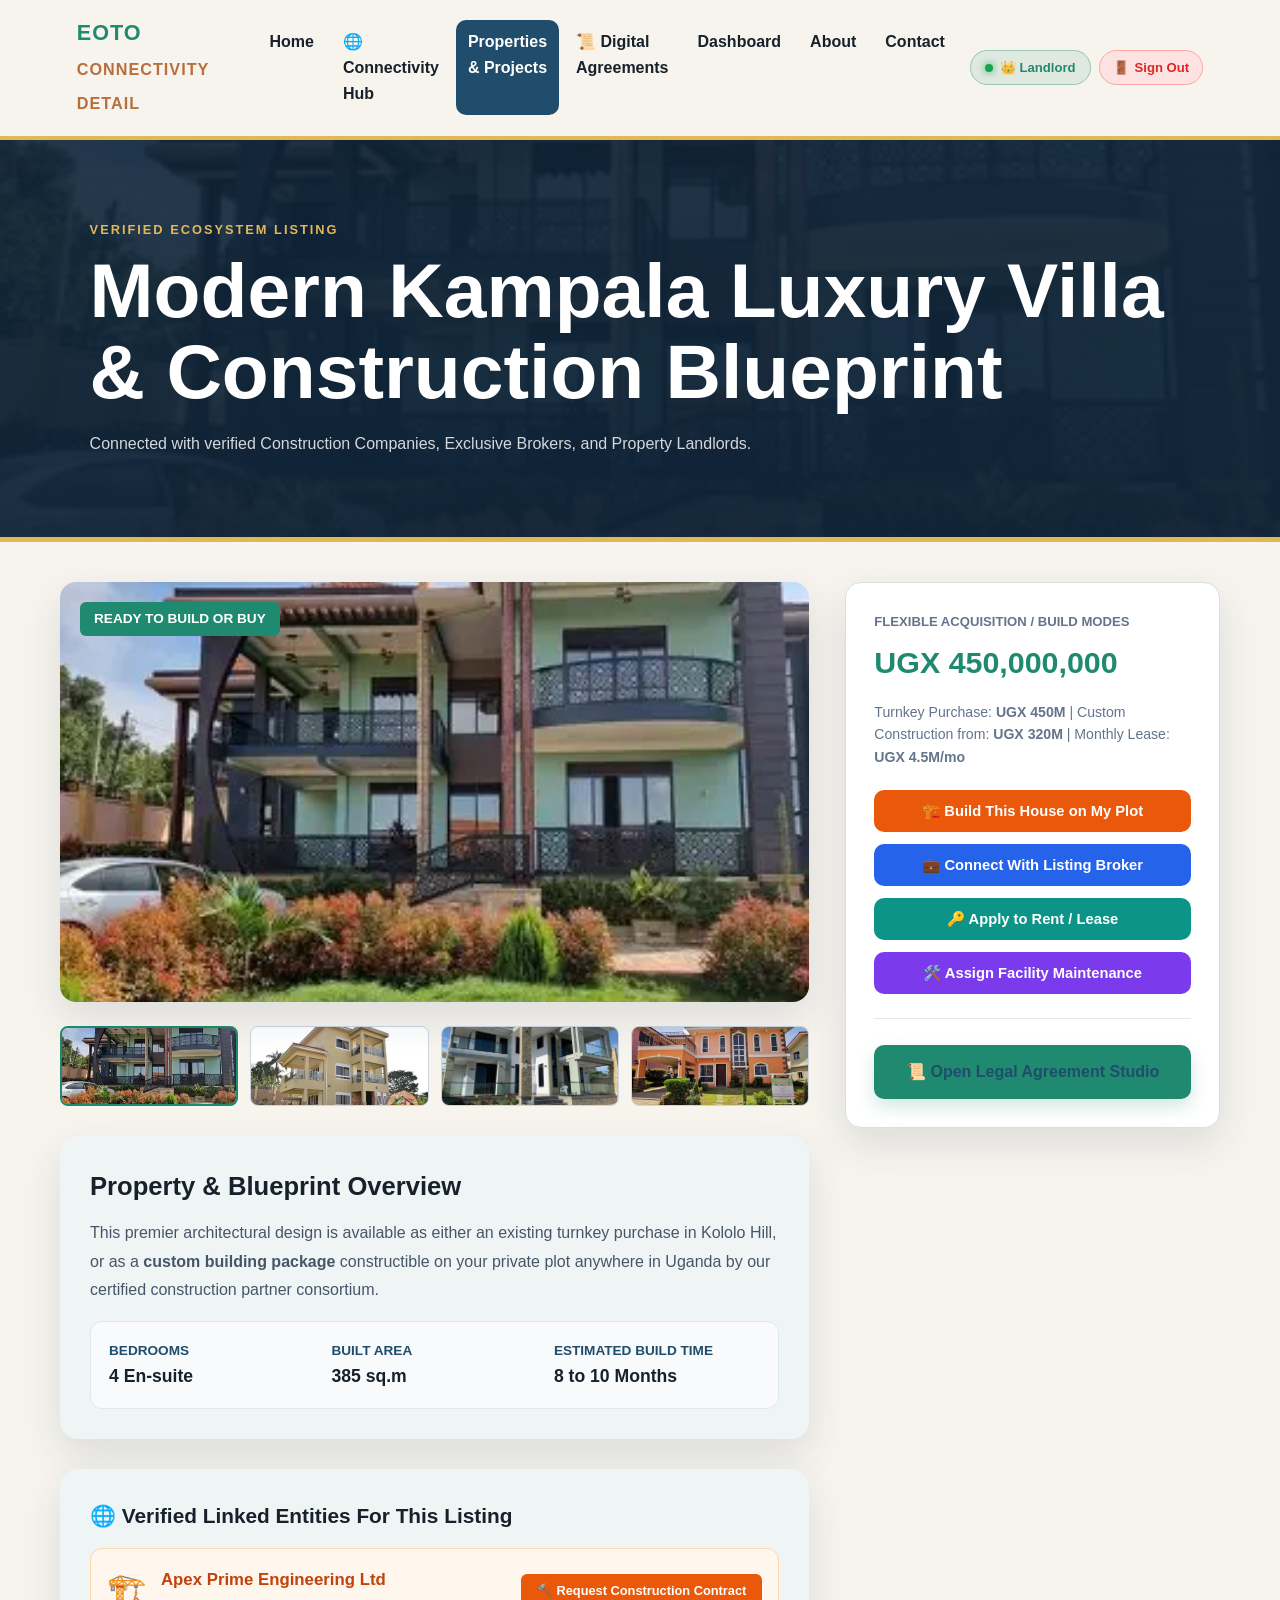
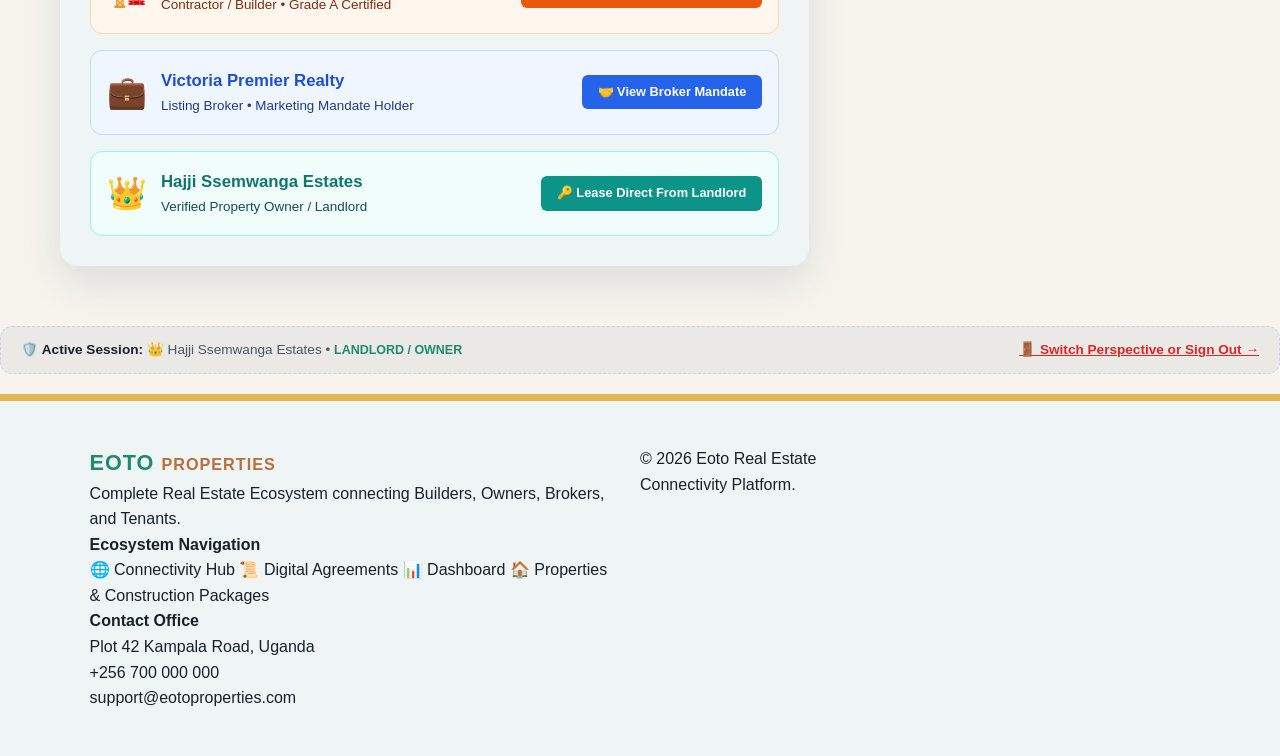
<file: infos.html>
<!DOCTYPE html>
<html lang="en">

<head>
    <meta charset="UTF-8">
    <meta name="viewport" content="width=device-width, initial-scale=1.0">
    <title>Property & Project Connectivity Eoto Properties</title>
    <link rel="stylesheet" href="css/styles.css">
</head>

<body>

    <!-- ================= HEADER ================= -->
    <header class="header">
        <div class="logo">
            EOTO <span>CONNECTIVITY DETAIL</span>
        </div>

        <button class="menu-button" id="menuButton">
            ☰
        </button>

        <nav id="navigation">
            <a href="home.html">Home</a>
            <a href="connectivity.html">🌐 Connectivity Hub</a>
            <a href="properties.html" class="active">Properties & Projects</a>
            <a href="agreements.html">📜 Digital Agreements</a>
            <a href="dashboard.html">Dashboard</a>
            <a href="about.html">About</a>
            <a href="contact.html">Contact</a>
            <a href="signout.html">Sign Out</a>
        </nav>
    </header>

    <!-- ================= HERO BANNER ================= -->
    <section class="page-banner"
        style="background: linear-gradient(rgba(15, 36, 56, 0.88), rgba(15, 36, 56, 0.95)), url('image/villa 1 kampala division.webp'); background-size: cover; background-position: center;">
        <p class="small-title">VERIFIED ECOSYSTEM LISTING</p>
        <h1 id="detailTitle">Modern Kampala Luxury Villa & Construction Blueprint</h1>
        <p>Connected with verified Construction Companies, Exclusive Brokers, and Property Landlords.</p>
    </section>

    <!-- ================= MAIN DETAIL CONTENT ================= -->
    <main class="section" style="max-width: 1200px; margin: 0 auto; padding: 40px 20px;">
        <div style="display: grid; grid-template-columns: 2fr 1fr; gap: 36px; align-items: start;">

            <!-- LEFT: GALLERY & SPECS -->
            <div>
                <!-- Main Image Showcase -->
                <div
                    style="border-radius: 16px; overflow: hidden; box-shadow: var(--shadow); margin-bottom: 24px; position: relative;">
                    <img src="image/villa 1 kampala division.webp" id="mainDetailImage" alt="Kampala Villa"
                        style="width: 100%; height: 420px; object-fit: cover;">
                    <span
                        style="position: absolute; top: 20px; left: 20px; background: var(--green); color: #fff; padding: 6px 14px; border-radius: 6px; font-weight: 700; font-size: 0.85rem;">
                        READY TO BUILD OR BUY
                    </span>
                </div>

                <!-- Thumbnail Reel -->
                <div style="display: grid; grid-template-columns: repeat(4, 1fr); gap: 12px; margin-bottom: 30px;">
                    <img src="image/villa 1 kampala division.webp"
                        style="height: 80px; width: 100%; object-fit: cover; border-radius: 8px; cursor: pointer; border: 2px solid var(--green);"
                        onclick="swapDetailImg(this.src)">
                    <img src="image/villa 2 kampala division classic.webp"
                        style="height: 80px; width: 100%; object-fit: cover; border-radius: 8px; cursor: pointer; border: 1px solid #cbd5e1;"
                        onclick="swapDetailImg(this.src)">
                    <img src="image/villa 3 kampala division morden.webp"
                        style="height: 80px; width: 100%; object-fit: cover; border-radius: 8px; cursor: pointer; border: 1px solid #cbd5e1;"
                        onclick="swapDetailImg(this.src)">
                    <img src="image/Glorioso Mercado.jpg"
                        style="height: 80px; width: 100%; object-fit: cover; border-radius: 8px; cursor: pointer; border: 1px solid #cbd5e1;"
                        onclick="swapDetailImg(this.src)">
                </div>

                <!-- Description -->
                <div class="information-box" style="margin-bottom: 30px;">
                    <h2 style="font-size: 1.6rem; color: var(--dark); margin-bottom: 12px;">Property & Blueprint
                        Overview</h2>
                    <p style="color: #475569; font-size: 1rem; line-height: 1.8; margin-bottom: 16px;">
                        This premier architectural design is available as either an existing turnkey purchase in Kololo
                        Hill,
                        or as a <strong>custom building package</strong> constructible on your private plot anywhere in
                        Uganda by our certified construction partner consortium.
                    </p>
                    <div
                        style="display: grid; grid-template-columns: repeat(3, 1fr); gap: 16px; background: #f8fafc; padding: 18px; border-radius: 12px; border: 1px solid #e2e8f0;">
                        <div>
                            <strong style="color: var(--blue); font-size: 0.85rem; display: block;">BEDROOMS</strong>
                            <span style="font-size: 1.1rem; font-weight: bold;">4 En-suite</span>
                        </div>
                        <div>
                            <strong style="color: var(--blue); font-size: 0.85rem; display: block;">BUILT AREA</strong>
                            <span style="font-size: 1.1rem; font-weight: bold;">385 sq.m</span>
                        </div>
                        <div>
                            <strong style="color: var(--blue); font-size: 0.85rem; display: block;">ESTIMATED BUILD
                                TIME</strong>
                            <span style="font-size: 1.1rem; font-weight: bold;">8 to 10 Months</span>
                        </div>
                    </div>
                </div>

                <!-- CONNECTIVITY ARCHITECTURE & LINKED ENTITIES -->
                <div class="information-box">
                    <h3 style="font-size: 1.3rem; margin-bottom: 16px; color: var(--dark);">
                        🌐 Verified Linked Entities For This Listing
                    </h3>

                    <div style="display: flex; flex-direction: column; gap: 16px;">
                        <!-- Entity 1: Construction Company -->
                        <div
                            style="display: flex; justify-content: space-between; align-items: center; background: #fff7ed; border: 1px solid #fed7aa; padding: 16px; border-radius: 12px;">
                            <div style="display: flex; gap: 14px; align-items: center;">
                                <span style="font-size: 2rem;">🏗️</span>
                                <div>
                                    <strong style="color: #c2410c; font-size: 1.05rem;">Apex Prime Engineering
                                        Ltd</strong>
                                    <p style="font-size: 0.84rem; color: #7c2d12;">Contractor / Builder • Grade A
                                        Certified</p>
                                </div>
                            </div>
                            <a href="agreements.html?type=construction&partner=Apex%20Prime%20Engineering"
                                class="btn-primary-sm" style="background: #ea580c;">
                                🔨 Request Construction Contract
                            </a>
                        </div>

                        <!-- Entity 2: Exclusive Broker -->
                        <div
                            style="display: flex; justify-content: space-between; align-items: center; background: #eff6ff; border: 1px solid #bfdbfe; padding: 16px; border-radius: 12px;">
                            <div style="display: flex; gap: 14px; align-items: center;">
                                <span style="font-size: 2rem;">💼</span>
                                <div>
                                    <strong style="color: #1d4ed8; font-size: 1.05rem;">Victoria Premier Realty</strong>
                                    <p style="font-size: 0.84rem; color: #1e3a8a;">Listing Broker • Marketing Mandate
                                        Holder</p>
                                </div>
                            </div>
                            <a href="agreements.html?type=brokerage&partner=Victoria%20Premier%20Realty"
                                class="btn-primary-sm" style="background: #2563eb;">
                                🤝 View Broker Mandate
                            </a>
                        </div>

                        <!-- Entity 3: Property Landlord -->
                        <div
                            style="display: flex; justify-content: space-between; align-items: center; background: #f0fdfa; border: 1px solid #99f6e4; padding: 16px; border-radius: 12px;">
                            <div style="display: flex; gap: 14px; align-items: center;">
                                <span style="font-size: 2rem;">👑</span>
                                <div>
                                    <strong style="color: #0f766e; font-size: 1.05rem;">Hajji Ssemwanga Estates</strong>
                                    <p style="font-size: 0.84rem; color: #134e4a;">Verified Property Owner / Landlord
                                    </p>
                                </div>
                            </div>
                            <a href="agreements.html?type=lease&partner=Hajji%20Ssemwanga%20Estates"
                                class="btn-primary-sm" style="background: #0d9488;">
                                🔑 Lease Direct From Landlord
                            </a>
                        </div>
                    </div>
                </div>
            </div>

            <!-- RIGHT: PRICING & DIRECT ACTION CARD -->
            <aside
                style="background: #ffffff; border-radius: 16px; padding: 28px; box-shadow: var(--shadow); border: 1px solid var(--line); position: sticky; top: 90px;">
                <div
                    style="font-size: 0.82rem; text-transform: uppercase; color: #64748b; font-weight: 700; margin-bottom: 6px;">
                    FLEXIBLE ACQUISITION / BUILD MODES
                </div>
                <h2 style="font-size: 1.9rem; color: var(--green); margin-bottom: 14px;">
                    UGX 450,000,000
                </h2>
                <p style="font-size: 0.88rem; color: #64748b; margin-bottom: 22px;">
                    Turnkey Purchase: <strong>UGX 450M</strong> | Custom Construction from: <strong>UGX 320M</strong> |
                    Monthly Lease: <strong>UGX 4.5M/mo</strong>
                </p>

                <div style="display: flex; flex-direction: column; gap: 12px; margin-bottom: 24px;">
                    <!-- Action 1: Build With Contractor -->
                    <button type="button" class="pillar-action-btn" style="background: #ea580c; color: white;"
                        onclick="openConnectModal('build', 'Apex Prime Engineering')">
                        🏗️ Build This House on My Plot
                    </button>

                    <!-- Action 2: Buy Through Broker -->
                    <button type="button" class="pillar-action-btn" style="background: #2563eb; color: white;"
                        onclick="openConnectModal('sell', 'Victoria Premier Realty')">
                        💼 Connect With Listing Broker
                    </button>

                    <!-- Action 3: Rent Direct -->
                    <button type="button" class="pillar-action-btn" style="background: #0d9488; color: white;"
                        onclick="openConnectModal('rent', 'Hajji Ssemwanga Estates')">
                        🔑 Apply to Rent / Lease
                    </button>

                    <!-- Action 4: Maintenance -->
                    <button type="button" class="pillar-action-btn" style="background: #7c3aed; color: white;"
                        onclick="openConnectModal('maintain', 'Eoto Pro-Care Maintenance')">
                        🛠️ Assign Facility Maintenance
                    </button>
                </div>

                <div style="border-top: 1px solid #e2e8f0; padding-top: 16px;">
                    <a href="agreements.html" class="button button-full second-button"
                        style="text-align: center; display: block; border-color: var(--blue); color: var(--blue);">
                        📜 Open Legal Agreement Studio
                    </a>
                </div>
            </aside>

        </div>
    </main>

    <!-- CONNECTIVITY MODAL -->
    <div class="modal-overlay" id="connectModal">
        <div class="modal-box">
            <div class="modal-header">
                <h3 id="modalPartnerTitle">Connect With Partner</h3>
                <button class="modal-close-btn" onclick="closeConnectModal()">✕</button>
            </div>
            <div class="modal-body">
                <form id="linkProposalForm">
                    <input type="hidden" id="modalPartnerName" value="">
                    <input type="hidden" id="modalPartnerType" value="">

                    <div class="form-group" style="margin-bottom: 14px;">
                        <label style="font-size: 0.84rem; font-weight: 700;">Entity to Link With</label>
                        <input type="text" id="partnerDisplayField" readonly
                            style="background: #f1f5f9; font-weight: 700;">
                    </div>

                    <div class="form-group" style="margin-bottom: 14px;">
                        <label style="font-size: 0.84rem; font-weight: 700;">Proposed Relationship</label>
                        <select id="relationshipTypeSelect"
                            style="width: 100%; padding: 12px; border-radius: 8px; border: 1px solid #cbd5e1;">
                            <option value="build_contract">🏗️ Construction Client ⟷ Construction Firm</option>
                            <option value="brokerage_mandate">💼 Landlord ⟷ Real Estate Broker</option>
                            <option value="residential_lease">🔑 Tenant ⟷ Landlord Lease</option>
                            <option value="property_maintenance">🛠️ Landlord ⟷ Facility Maintenance SLA</option>
                        </select>
                    </div>

                    <div class="form-group" style="margin-bottom: 14px;">
                        <label style="font-size: 0.84rem; font-weight: 700;">Your Message / Project Scope</label>
                        <textarea id="proposalScope" rows="3"
                            placeholder="Provide project timeline or viewing preference..."
                            style="width: 100%; padding: 12px; border-radius: 8px; border: 1px solid #cbd5e1; font-family: inherit;"></textarea>
                    </div>

                    <div class="form-group" style="margin-bottom: 14px;">
                        <label style="font-size: 0.84rem; font-weight: 700;">Target Budget / Amount</label>
                        <input type="text" id="proposedBudget" value="UGX 450,000,000"
                            style="width: 100%; padding: 12px; border-radius: 8px; border: 1px solid #cbd5e1;">
                    </div>
                </form>
            </div>
            <div class="modal-footer">
                <button class="btn-secondary-sm" onclick="closeConnectModal()">Cancel</button>
                <button class="btn-primary-sm" style="padding: 10px 20px;" onclick="submitLinkProposal()">🔗 Send
                    Connection Proposal</button>
            </div>
        </div>
    </div>

    <!-- TOAST -->
    <div class="toast-msg" id="toastMessage">
        <span>✓</span>
        <span id="toastText">Action processed successfully!</span>
    </div>

    <!-- ================= FOOTER ================= -->
    <footer class="footer">
        <div class="footer-content">
            <div class="footer-box">
                <div class="logo">
                    EOTO <span>PROPERTIES</span>
                </div>
                <p>Complete Real Estate Ecosystem connecting Builders, Owners, Brokers, and Tenants.</p>
            </div>
            <div class="footer-box">
                <h4>Ecosystem Navigation</h4>
                <a href="connectivity.html">🌐 Connectivity Hub</a>
                <a href="agreements.html">📜 Digital Agreements</a>
                <a href="dashboard.html">📊 Dashboard</a>
                <a href="properties.html">🏠 Properties & Construction Packages</a>
            </div>
            <div class="footer-box">
                <h4>Contact Office</h4>
                <p>Plot 42 Kampala Road, Uganda</p>
                <p>+256 700 000 000</p>
                <p>support@eotoproperties.com</p>
            </div>
        </div>
        <div class="footer-bottom">
            <p>© <span id="year"></span> Eoto Real Estate Connectivity Platform.</p>
        </div>
    </footer>

    <script>
        function swapDetailImg(src) {
            document.getElementById('mainDetailImage').src = src;
        }
    </script>
    <script src="css/js/script.js"></script>
</body>

</html>
</file>
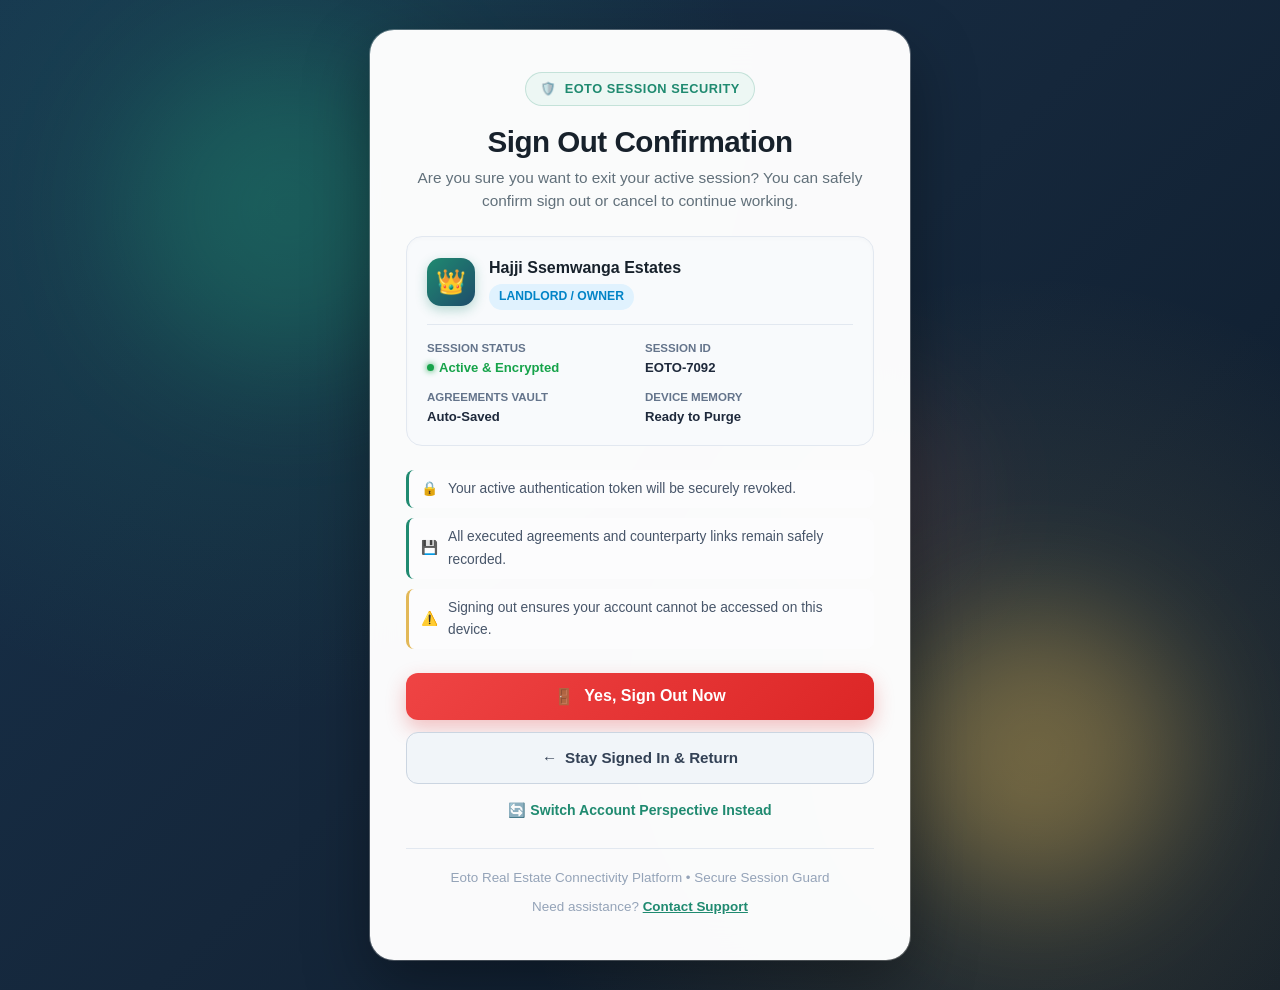
<file: logout.html>
<!DOCTYPE html>
<html lang="en">

<head>
    <meta charset="UTF-8">
    <meta name="viewport" content="width=device-width, initial-scale=1.0">
    <title>Sign Out | Eoto Real Estate Connectivity Platform</title>
    <link rel="stylesheet" href="css/styles.css">
</head>

<body class="signout-page">

    <!-- Glowing Background Ambient Decorations -->
    <div class="signout-decorations">
        <div class="decoration decoration-1"></div>
        <div class="decoration decoration-2"></div>
        <div class="decoration decoration-3"></div>
    </div>

    <div class="signout-container">
        <!-- Main Card Box -->
        <div class="signout-box" id="signoutCard">

            <!-- ================= STATE 1: SIGN OUT CONFIRMATION ================= -->
            <div id="signoutConfirmSection">
                <div class="signout-brand-pill">
                    <span>🛡️</span>
                    <span>EOTO SESSION SECURITY</span>
                </div>

                <div class="signout-header">
                    <h1>Sign Out Confirmation</h1>
                    <p class="signout-subtitle">
                        Are you sure you want to exit your active session? You can safely confirm sign out or cancel to continue working.
                    </p>
                </div>

                <!-- Active Session Meta Card -->
                <div class="session-info-card">
                    <div class="session-user-row">
                        <div class="session-avatar" id="activeAvatar">
                            👤
                        </div>
                        <div class="session-user-meta">
                            <div class="user-name" id="activeUserName">Connected User</div>
                            <span class="session-role-pill" id="activeRoleBadge">Landlord / Owner</span>
                        </div>
                    </div>

                    <div class="session-details-grid">
                        <div class="session-detail-item">
                            <span class="label">Session Status</span>
                            <span class="value session-status-active">Active & Encrypted</span>
                        </div>
                        <div class="session-detail-item">
                            <span class="label">Session ID</span>
                            <span class="value" id="activeSessionId">EOTO-2026-8942</span>
                        </div>
                        <div class="session-detail-item">
                            <span class="label">Agreements Vault</span>
                            <span class="value">Auto-Saved</span>
                        </div>
                        <div class="session-detail-item">
                            <span class="label">Device Memory</span>
                            <span class="value">Ready to Purge</span>
                        </div>
                    </div>
                </div>

                <!-- Security Checklist -->
                <ul class="security-checklist">
                    <li>
                        <span>🔒</span>
                        <span>Your active authentication token will be securely revoked.</span>
                    </li>
                    <li>
                        <span>💾</span>
                        <span>All executed agreements and counterparty links remain safely recorded.</span>
                    </li>
                    <li class="warning">
                        <span>⚠️</span>
                        <span>Signing out ensures your account cannot be accessed on this device.</span>
                    </li>
                </ul>

                <!-- Primary Action Buttons -->
                <div class="signout-actions">
                    <button type="button" class="button-signout-danger" id="btnConfirmSignout" onclick="executeSignout()">
                        <span>🚪</span>
                        <span>Yes, Sign Out Now</span>
                    </button>

                    <a href="dashboard.html" class="button-signout-cancel" id="btnCancelSignout">
                        <span>←</span>
                        <span>Stay Signed In & Return</span>
                    </a>

                    <button type="button" class="button-signout-switch" id="btnToggleRoleDrawer" onclick="toggleRoleSwitchDrawer()">
                        🔄 Switch Account Perspective Instead
                    </button>
                </div>

                <!-- Collapsible Quick Role Switcher -->
                <div class="role-switch-drawer" id="roleSwitchDrawer">
                    <h4>Switch Perspective Without Logging Out:</h4>
                    <div class="demo-buttons-grid">
                        <button type="button" class="btn-demo-role" onclick="quickSwitchRole('landlord')">👑 Landlord</button>
                        <button type="button" class="btn-demo-role" onclick="quickSwitchRole('construction')">🔨 Contractor</button>
                        <button type="button" class="btn-demo-role" onclick="quickSwitchRole('broker')">💼 Broker</button>
                        <button type="button" class="btn-demo-role" onclick="quickSwitchRole('tenant')">🏠 Tenant</button>
                        <button type="button" class="btn-demo-role" style="grid-column: span 2;" onclick="quickSwitchRole('builder')">🏗️ Home Builder</button>
                    </div>
                </div>
            </div>

            <!-- ================= STATE 2: SIGNED OUT SUCCESS ================= -->
            <div id="signoutSuccessSection" style="display: none;">
                <!-- Animated SVG Checkmark Icon -->
                <div class="signout-success-icon">
                    <svg viewBox="0 0 100 100" xmlns="http://www.w3.org/2000/svg">
                        <circle cx="50" cy="50" r="45" fill="none" stroke="var(--green)" stroke-width="3" class="circle-path"/>
                        <path d="M 30 50 L 44 64 L 72 36" fill="none" stroke="var(--green)" stroke-width="4" stroke-linecap="round" stroke-linejoin="round" class="checkmark-path"/>
                    </svg>
                </div>

                <div class="signout-header">
                    <h1>You're All Set!</h1>
                    <p class="signout-subtitle">Successfully Signed Out</p>
                </div>

                <div class="logout-message">
                    <p>You have safely ended your Eoto Properties session.</p>
                    <p class="logout-info">Your credentials and active cache have been purged for your security.</p>
                </div>

                <!-- Auto Redirect Countdown Timer -->
                <div class="signout-timer-box" id="timerBox">
                    <div class="timer-info-row">
                        <span>Redirecting to login in <strong id="countdownNum">8</strong> seconds...</span>
                        <button type="button" class="btn-pause-timer" id="btnPauseCountdown" onclick="togglePauseTimer()">Pause</button>
                    </div>
                    <div class="timer-progress-track">
                        <div class="timer-progress-fill" id="timerBar"></div>
                    </div>
                </div>

                <!-- Navigation Choices -->
                <div class="logout-buttons-grid">
                    <a href="index.html" class="button-primary">
                        <span>🔑</span>
                        <span>Sign In Again</span>
                    </a>

                    <a href="home.html" class="button-secondary">
                        <span>🏠</span>
                        <span>Public Portal</span>
                    </a>

                    <a href="signup.html" class="button-outline">
                        <span>✨</span>
                        <span>Create New Account</span>
                    </a>
                </div>
            </div>

            <!-- Card Footer -->
            <div class="signout-footer">
                <p>Eoto Real Estate Connectivity Platform &bull; Secure Session Guard</p>
                <div class="logout-social-hints">
                    <span>Need assistance? <a href="contact.html">Contact Support</a></span>
                </div>
            </div>

        </div>
    </div>

    <!-- Global Toast Alert Container -->
    <div class="toast-msg" id="toastMessage">
        <span id="toastText">Notification</span>
    </div>

    <script src="css/js/script.js"></script>

</body>

</html>
</file>
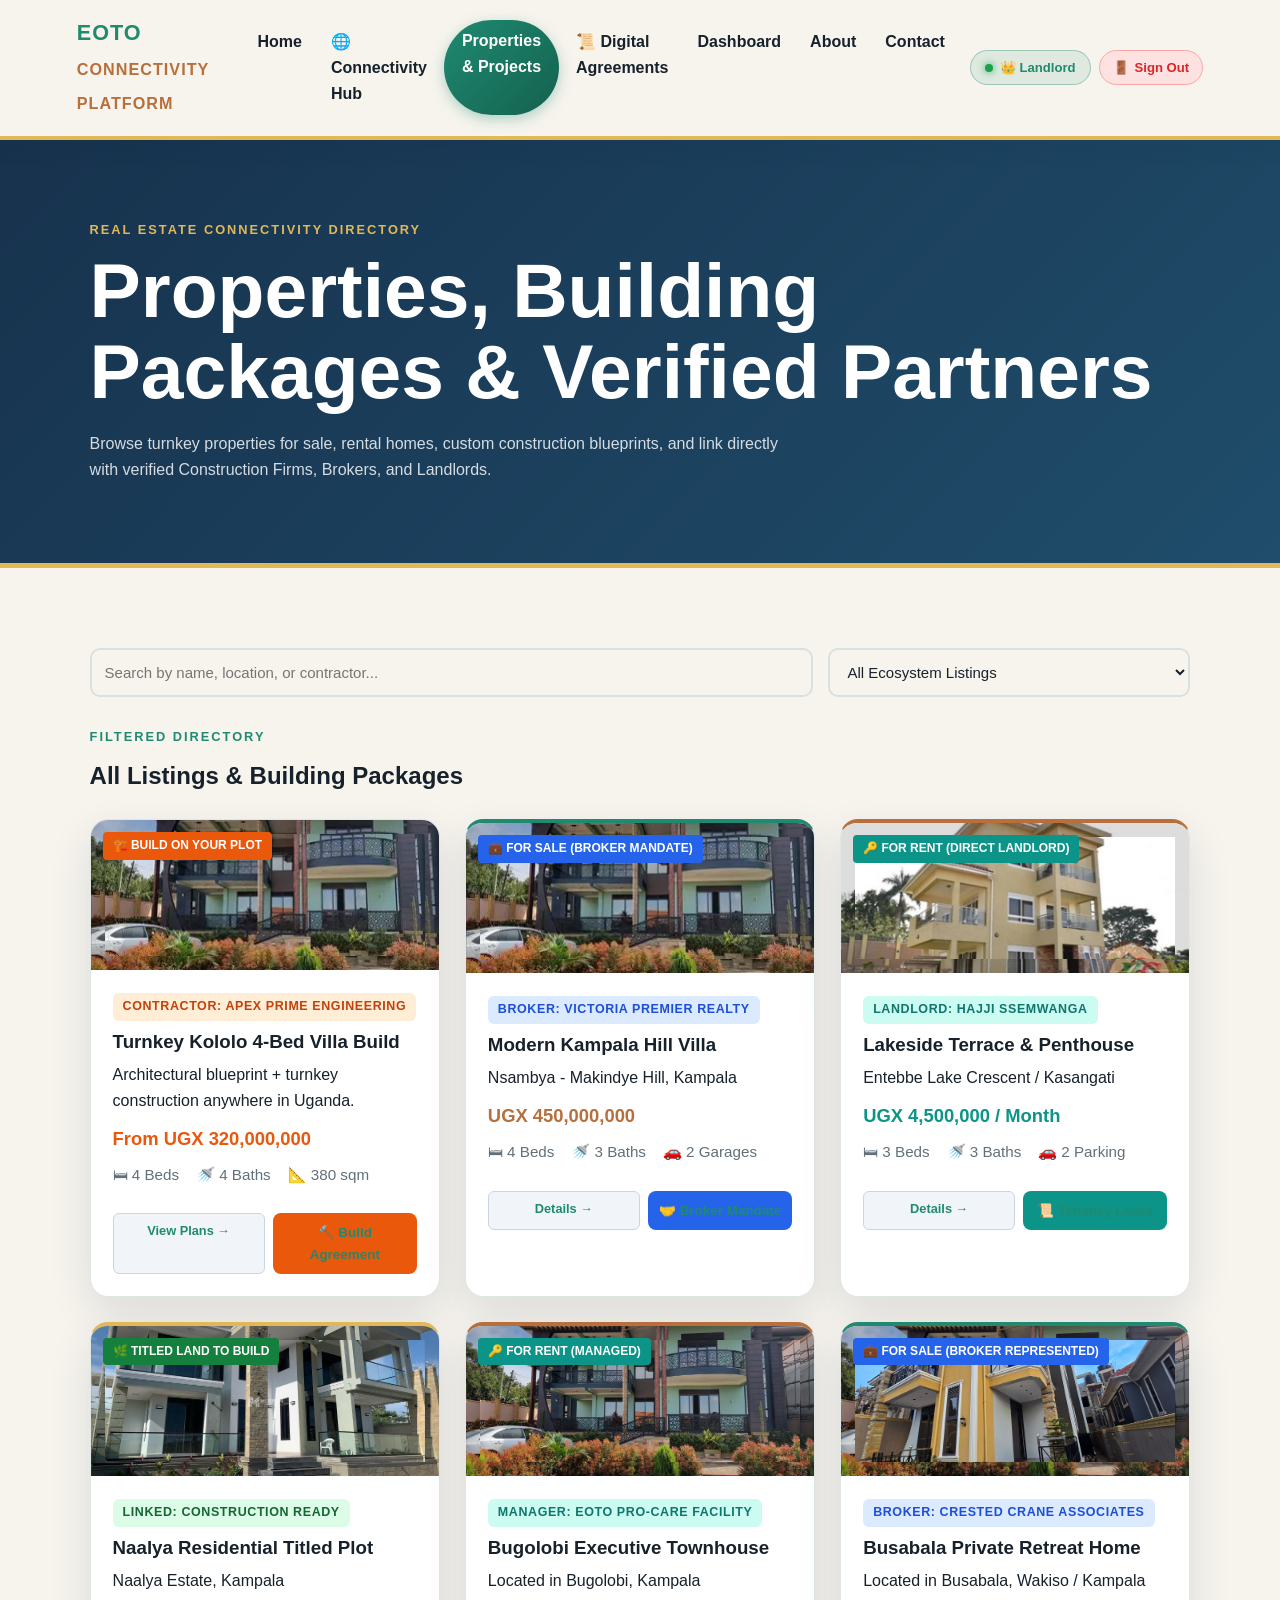
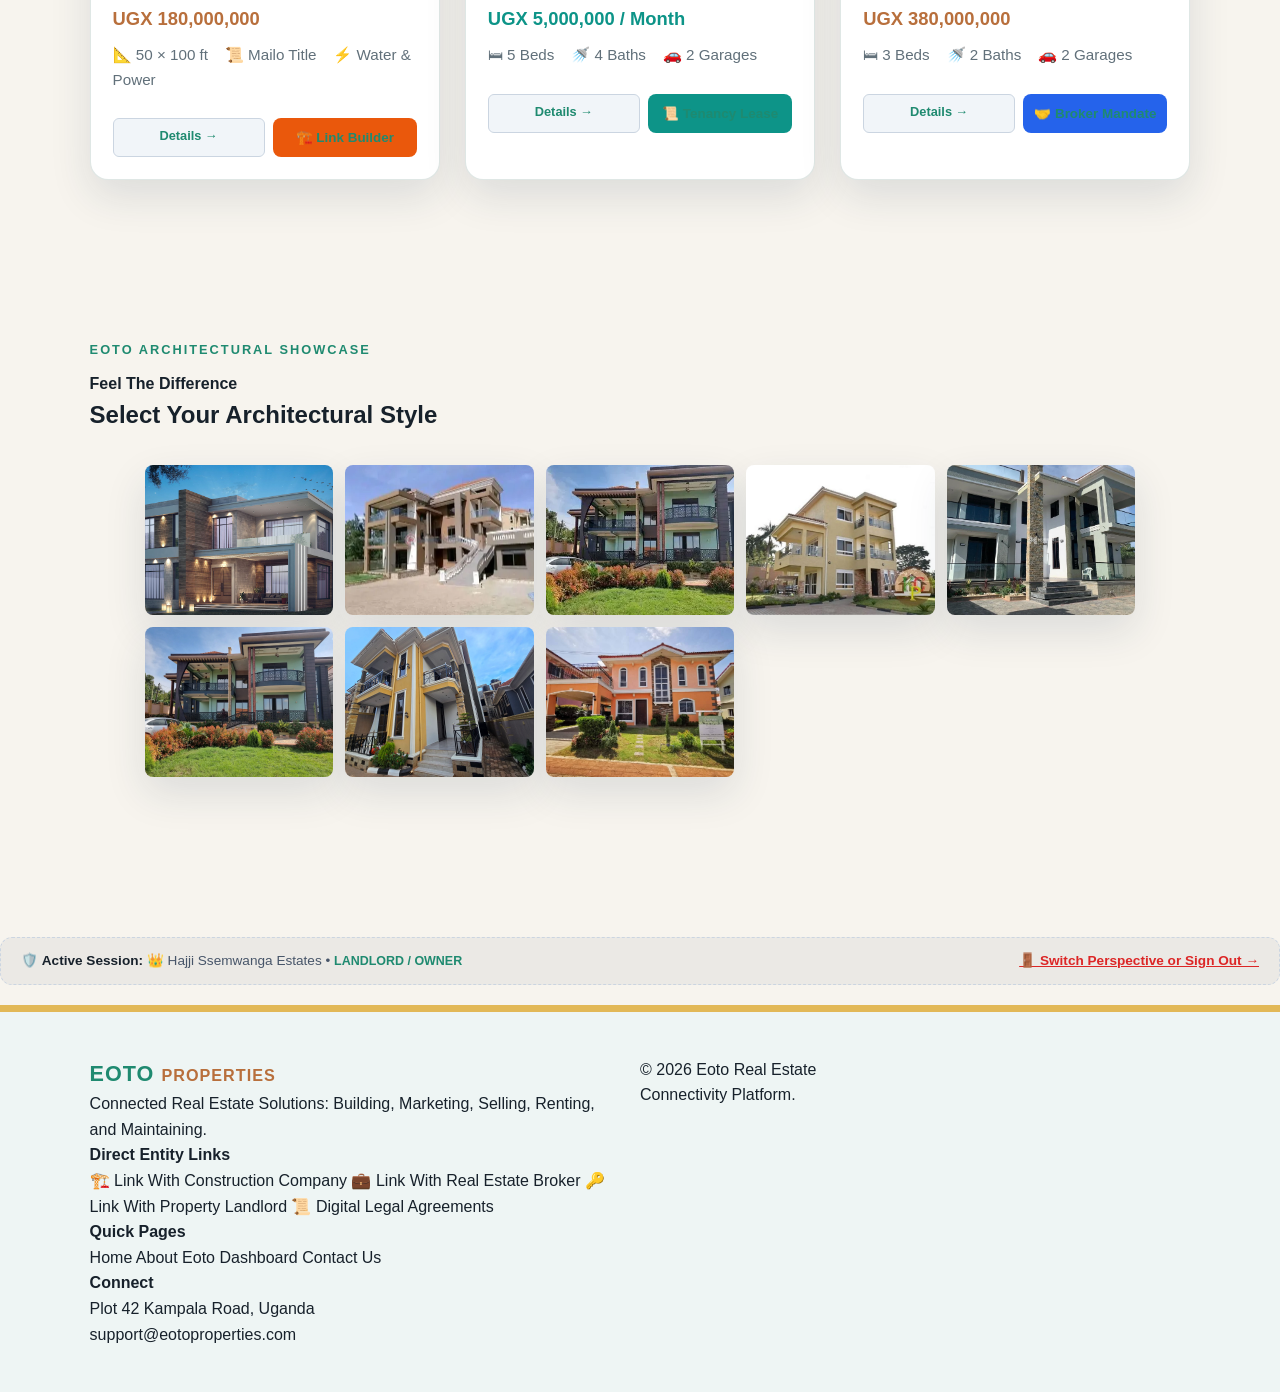
<file: properties.html>
<!DOCTYPE html>
<html lang="en">
<head>
    <meta charset="UTF-8">
    <meta name="viewport" content="width=device-width, initial-scale=1.0">
    <title>Properties, Projects & Construction Directory | Eoto Properties</title>
    <link rel="stylesheet" href="css/styles.css">
</head>
<body>

<header class="header">
    <div class="logo">
        EOTO <span>CONNECTIVITY PLATFORM</span>
    </div>

    <button class="menu-button" id="menuButton">
        ☰
    </button>

    <nav id="navigation">
        <a href="home.html">Home</a>
        <a href="connectivity.html">🌐 Connectivity Hub</a>
        <a href="properties.html" class="active nav-pill-highlight">Properties & Projects</a>
        <a href="agreements.html">📜 Digital Agreements</a>
        <a href="dashboard.html">Dashboard</a>
        <a href="about.html">About</a>
        <a href="contact.html">Contact</a>
        <a href="signout.html">Sign Out</a>
    </nav>
</header>

<section class="page-banner">
    <p class="small-title">
        REAL ESTATE CONNECTIVITY DIRECTORY
    </p>
    <h1>
        Properties, Building Packages & Verified Partners
    </h1>
    <p>
        Browse turnkey properties for sale, rental homes, custom construction blueprints, and link directly with verified Construction Firms, Brokers, and Landlords.
    </p>
</section>

<section class="section">
    <!-- FILTER BAR -->
    <div class="filter">
        <input type="text" id="propertySearch" placeholder="Search by name, location, or contractor...">

        <select id="propertyType">
            <option value="all">All Ecosystem Listings</option>
            <option value="build">🏗️ Construction & Build Packages</option>
            <option value="sale">💼 For Sale (Broker Represented)</option>
            <option value="rent">🔑 For Rent (Direct Landlord)</option>
            <option value="land">🌿 Land Ready to Build</option>
        </select>
    </div>

    <div class="property-results-heading" aria-live="polite">
        <div>
            <p class="small-title">FILTERED DIRECTORY</p>
            <h2 id="propertyResultsTitle">All Listings & Building Packages</h2>
        </div>
        <p id="propertyResultsCount" style="color: var(--muted); font-size: 0.9rem;"></p>
    </div>

    <div class="property-container" id="propertyContainer">

        <!-- CARD 1: BUILD PACKAGE (CONSTRUCTION COMPANY) -->
        <div class="property-card property-card--build animation" data-type="build" data-name="apex prime kololo villa custom construction build house">
            <div class="property-image image-one" style="position: relative;">
                <img src="image/villa%201%20kampala%20division.webp" alt="Kololo Villa Build Package">
                <span style="position: absolute; top: 12px; left: 12px; background: #ea580c; color: white; padding: 4px 10px; border-radius: 4px; font-size: 0.75rem; font-weight: bold;">
                    🏗️ BUILD ON YOUR PLOT
                </span>
            </div>
            <div class="property-details">
                <span class="pillar-relationship-tag" style="background: #ffedd5; color: #c2410c; margin-bottom: 6px;">
                    Contractor: Apex Prime Engineering
                </span>
                <h3>Turnkey Kololo 4-Bed Villa Build</h3>
                <p>Architectural blueprint + turnkey construction anywhere in Uganda.</p>
                <h4 style="color: #ea580c;">From UGX 320,000,000</h4>
                <div class="property-features">
                    🛏 4 Beds &nbsp;&nbsp; 🚿 4 Baths &nbsp;&nbsp; 📐 380 sqm
                </div>
                <div style="display: flex; gap: 8px; margin-top: 14px;">
                    <a href="infos.html" class="btn-secondary-sm" style="flex: 1; text-align: center;">View Plans →</a>
                    <a href="agreements.html?type=construction&partner=Apex%20Prime%20Engineering" class="btn-connect-sm" style="flex: 1; background: #ea580c;">
                        🔨 Build Agreement
                    </a>
                </div>
            </div>
        </div>

        <!-- CARD 2: FOR SALE (BROKER REPRESENTATION) -->
        <div class="property-card property-card--sale animation" data-type="sale" data-name="modern kampala villa for sale nsambya makindye">
            <div class="property-image image-one" style="position: relative;">
                <img src="image/villa%201%20kampala%20division.webp" alt="Kampala Modern Villa">
                <span style="position: absolute; top: 12px; left: 12px; background: #2563eb; color: white; padding: 4px 10px; border-radius: 4px; font-size: 0.75rem; font-weight: bold;">
                    💼 FOR SALE (BROKER MANDATE)
                </span>
            </div>
            <div class="property-details">
                <span class="pillar-relationship-tag" style="background: #dbeafe; color: #1d4ed8; margin-bottom: 6px;">
                    Broker: Victoria Premier Realty
                </span>
                <h3>Modern Kampala Hill Villa</h3>
                <p>Nsambya - Makindye Hill, Kampala</p>
                <h4>UGX 450,000,000</h4>
                <div class="property-features">
                    🛏 4 Beds &nbsp;&nbsp; 🚿 3 Baths &nbsp;&nbsp; 🚗 2 Garages
                </div>
                <div style="display: flex; gap: 8px; margin-top: 14px;">
                    <a href="infos.html" class="btn-secondary-sm" style="flex: 1; text-align: center;">Details →</a>
                    <a href="agreements.html?type=brokerage&partner=Victoria%20Premier%20Realty" class="btn-connect-sm" style="flex: 1; background: #2563eb;">
                        🤝 Broker Mandate
                    </a>
                </div>
            </div>
        </div>

        <!-- CARD 3: FOR RENT (DIRECT LANDLORD) -->
        <div class="property-card property-card--rent animation" data-type="rent" data-name="entebbe lake home for rent rooftop relaxation kasangati">
            <div class="property-image image-two" style="position: relative;">
                <img src="image/villa%202%20kampala%20division%20classic.webp" alt="Entebbe Lake Home">
                <span style="position: absolute; top: 12px; left: 12px; background: #0d9488; color: white; padding: 4px 10px; border-radius: 4px; font-size: 0.75rem; font-weight: bold;">
                    🔑 FOR RENT (DIRECT LANDLORD)
                </span>
            </div>
            <div class="property-details">
                <span class="pillar-relationship-tag" style="background: #ccfbf1; color: #0f766e; margin-bottom: 6px;">
                    Landlord: Hajji Ssemwanga
                </span>
                <h3>Lakeside Terrace & Penthouse</h3>
                <p>Entebbe Lake Crescent / Kasangati</p>
                <h4 style="color: #0d9488;">UGX 4,500,000 / Month</h4>
                <div class="property-features">
                    🛏 3 Beds &nbsp;&nbsp; 🚿 3 Baths &nbsp;&nbsp; 🚗 2 Parking
                </div>
                <div style="display: flex; gap: 8px; margin-top: 14px;">
                    <a href="infos.html" class="btn-secondary-sm" style="flex: 1; text-align: center;">Details →</a>
                    <a href="agreements.html?type=lease&partner=Hajji%20Ssemwanga" class="btn-connect-sm" style="flex: 1; background: #0d9488;">
                        📜 Tenancy Lease
                    </a>
                </div>
            </div>
        </div>

        <!-- CARD 4: TITLED LAND (READY TO BUILD) -->
        <div class="property-card property-card--land animation" data-type="land" data-name="naalya residential land plot ready to build">
            <div class="property-image image-three" style="position: relative;">
                <img src="image/villa%203%20kampala%20division%20morden.webp" alt="Naalya Land">
                <span style="position: absolute; top: 12px; left: 12px; background: #15803d; color: white; padding: 4px 10px; border-radius: 4px; font-size: 0.75rem; font-weight: bold;">
                    🌿 TITLED LAND TO BUILD
                </span>
            </div>
            <div class="property-details">
                <span class="pillar-relationship-tag" style="background: #dcfce7; color: #166534; margin-bottom: 6px;">
                    Linked: Construction Ready
                </span>
                <h3>Naalya Residential Titled Plot</h3>
                <p>Naalya Estate, Kampala</p>
                <h4>UGX 180,000,000</h4>
                <div class="property-features">
                    📐 50 × 100 ft &nbsp;&nbsp; 📜 Mailo Title &nbsp;&nbsp; ⚡ Water & Power
                </div>
                <div style="display: flex; gap: 8px; margin-top: 14px;">
                    <a href="infos.html" class="btn-secondary-sm" style="flex: 1; text-align: center;">Details →</a>
                    <a href="connectivity.html#matchmaker" class="btn-connect-sm" style="flex: 1; background: #ea580c;">
                        🏗️ Link Builder
                    </a>
                </div>
            </div>
        </div>

        <!-- CARD 5: EXECUTIVE RENTAL LIVING -->
        <div class="property-card property-card--rent animation" data-type="rent" data-name="bugolobi executive house rental for rent">
            <div class="property-image image-four" style="position: relative;">
                <img src="image/villa%204%20kampala%20division%20uptown.webp" alt="Bugolobi House">
                <span style="position: absolute; top: 12px; left: 12px; background: #0d9488; color: white; padding: 4px 10px; border-radius: 4px; font-size: 0.75rem; font-weight: bold;">
                    🔑 FOR RENT (MANAGED)
                </span>
            </div>
            <div class="property-details">
                <span class="pillar-relationship-tag" style="background: #ccfbf1; color: #0f766e; margin-bottom: 6px;">
                    Manager: Eoto Pro-Care Facility
                </span>
                <h3>Bugolobi Executive Townhouse</h3>
                <p>Located in Bugolobi, Kampala</p>
                <h4 style="color: #0d9488;">UGX 5,000,000 / Month</h4>
                <div class="property-features">
                    🛏 5 Beds &nbsp;&nbsp; 🚿 4 Baths &nbsp;&nbsp; 🚗 2 Garages
                </div>
                <div style="display: flex; gap: 8px; margin-top: 14px;">
                    <a href="infos.html" class="btn-secondary-sm" style="flex: 1; text-align: center;">Details →</a>
                    <a href="agreements.html?type=lease" class="btn-connect-sm" style="flex: 1; background: #0d9488;">
                        📜 Tenancy Lease
                    </a>
                </div>
            </div>
        </div>

        <!-- CARD 6: BUSABALA HOUSE FOR SALE -->
        <div class="property-card property-card--sale animation" data-type="sale" data-name="busabala private home on sale houses">
            <div class="property-image image-four" style="position: relative;">
                <img src="image/villa%205%20kampala%20division%20clean%20tower.webp" alt="Busabala Home">
                <span style="position: absolute; top: 12px; left: 12px; background: #2563eb; color: white; padding: 4px 10px; border-radius: 4px; font-size: 0.75rem; font-weight: bold;">
                    💼 FOR SALE (BROKER REPRESENTED)
                </span>
            </div>
            <div class="property-details">
                <span class="pillar-relationship-tag" style="background: #dbeafe; color: #1d4ed8; margin-bottom: 6px;">
                    Broker: Crested Crane Associates
                </span>
                <h3>Busabala Private Retreat Home</h3>
                <p>Located in Busabala, Wakiso / Kampala</p>
                <h4>UGX 380,000,000</h4>
                <div class="property-features">
                    🛏 3 Beds &nbsp;&nbsp; 🚿 2 Baths &nbsp;&nbsp; 🚗 2 Garages
                </div>
                <div style="display: flex; gap: 8px; margin-top: 14px;">
                    <a href="infos.html" class="btn-secondary-sm" style="flex: 1; text-align: center;">Details →</a>
                    <a href="agreements.html?type=brokerage" class="btn-connect-sm" style="flex: 1; background: #2563eb;">
                        🤝 Broker Mandate
                    </a>
                </div>
            </div>
        </div>

    </div>
</section>

<!-- VILLA GALLERY -->
<section class="section villa-gallery-section">
    <p class="small-title">EOTO ARCHITECTURAL SHOWCASE</p>
    <h4>Feel The Difference</h4>
    <h2>Select Your Architectural Style</h2>

    <div class="villa-gallery">
        <img src="image/feal%20the%20star.jpg" alt="Luxury Villa" loading="lazy">
        <img src="image/love%20is%20in%20the%20air.webp" alt="Villa Air" loading="lazy">
        <img src="image/villa%201%20kampala%20division.webp" alt="Villa 1" loading="lazy">
        <img src="image/villa%202%20kampala%20division%20classic.webp" alt="Villa 2" loading="lazy">
        <img src="image/villa%203%20kampala%20division%20morden.webp" alt="Villa 3" loading="lazy">
        <img src="image/villa%204%20kampala%20division%20uptown.webp" alt="Villa 4" loading="lazy">
        <img src="image/villa%205%20kampala%20division%20clean%20tower.webp" alt="Villa 5" loading="lazy">
        <img src="image/Glorioso Mercado.jpg" alt="Glorioso Mercado" loading="lazy">
    </div>
</section>

<footer class="footer">
    <div class="footer-content">
        <div class="footer-box">
            <div class="logo">
                EOTO <span>PROPERTIES</span>
            </div>
            <p>
                Connected Real Estate Solutions: Building, Marketing, Selling, Renting, and Maintaining.
            </p>
        </div>

        <div class="footer-box">
            <h4>Direct Entity Links</h4>
            <a href="connectivity.html#matchmaker">🏗️ Link With Construction Company</a>
            <a href="connectivity.html#matchmaker">💼 Link With Real Estate Broker</a>
            <a href="connectivity.html#matchmaker">🔑 Link With Property Landlord</a>
            <a href="agreements.html">📜 Digital Legal Agreements</a>
        </div>

        <div class="footer-box">
            <h4>Quick Pages</h4>
            <a href="home.html">Home</a>
            <a href="about.html">About Eoto</a>
            <a href="dashboard.html">Dashboard</a>
            <a href="contact.html">Contact Us</a>
        </div>

        <div class="footer-box">
            <h4>Connect</h4>
            <p>Plot 42 Kampala Road, Uganda</p>
            <p>support@eotoproperties.com</p>
        </div>
    </div>

    <div class="footer-bottom">
        <p>© <span id="year"></span> Eoto Real Estate Connectivity Platform.</p>
    </div>
</footer>

<script src="css/js/script.js"></script>
</body>
</html>
</file>
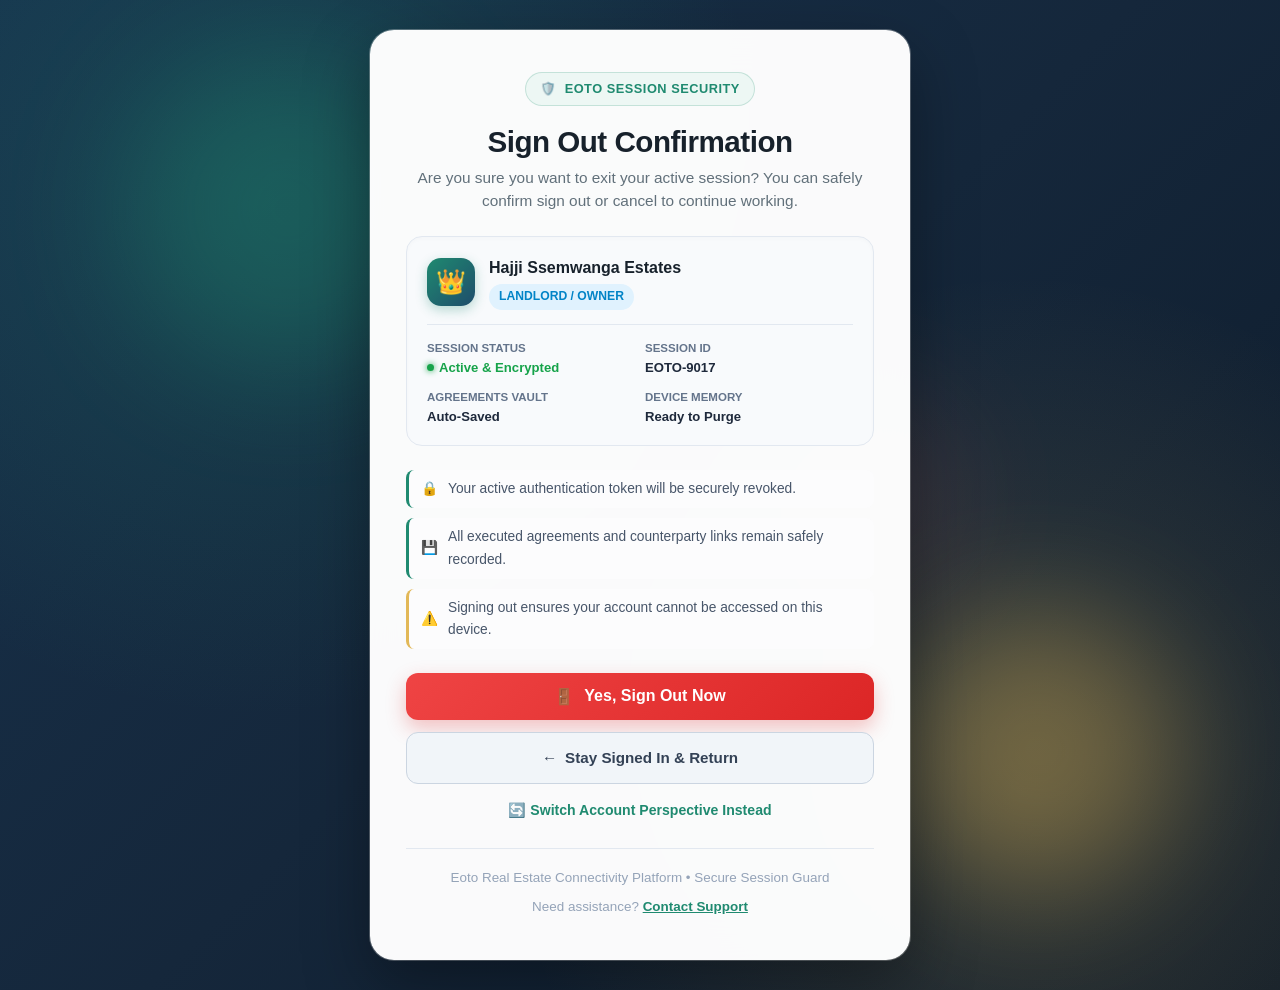
<file: signout.html>
<!DOCTYPE html>
<html lang="en">

<head>
    <meta charset="UTF-8">
    <meta name="viewport" content="width=device-width, initial-scale=1.0">
    <title>Sign Out | Eoto Real Estate Connectivity Platform</title>
    <link rel="stylesheet" href="css/styles.css">
</head>

<body class="signout-page">

    <!-- Glowing Background Ambient Decorations -->
    <div class="signout-decorations">
        <div class="decoration decoration-1"></div>
        <div class="decoration decoration-2"></div>
        <div class="decoration decoration-3"></div>
    </div>

    <div class="signout-container">
        <!-- Main Card Box -->
        <div class="signout-box" id="signoutCard">

            <!-- ================= STATE 1: SIGN OUT CONFIRMATION ================= -->
            <div id="signoutConfirmSection">
                <div class="signout-brand-pill">
                    <span>🛡️</span>
                    <span>EOTO SESSION SECURITY</span>
                </div>

                <div class="signout-header">
                    <h1>Sign Out Confirmation</h1>
                    <p class="signout-subtitle">
                        Are you sure you want to exit your active session? You can safely confirm sign out or cancel to continue working.
                    </p>
                </div>

                <!-- Active Session Meta Card -->
                <div class="session-info-card">
                    <div class="session-user-row">
                        <div class="session-avatar" id="activeAvatar">
                            👤
                        </div>
                        <div class="session-user-meta">
                            <div class="user-name" id="activeUserName">Connected User</div>
                            <span class="session-role-pill" id="activeRoleBadge">Landlord / Owner</span>
                        </div>
                    </div>

                    <div class="session-details-grid">
                        <div class="session-detail-item">
                            <span class="label">Session Status</span>
                            <span class="value session-status-active">Active & Encrypted</span>
                        </div>
                        <div class="session-detail-item">
                            <span class="label">Session ID</span>
                            <span class="value" id="activeSessionId">EOTO-2026-8942</span>
                        </div>
                        <div class="session-detail-item">
                            <span class="label">Agreements Vault</span>
                            <span class="value">Auto-Saved</span>
                        </div>
                        <div class="session-detail-item">
                            <span class="label">Device Memory</span>
                            <span class="value">Ready to Purge</span>
                        </div>
                    </div>
                </div>

                <!-- Security Checklist -->
                <ul class="security-checklist">
                    <li>
                        <span>🔒</span>
                        <span>Your active authentication token will be securely revoked.</span>
                    </li>
                    <li>
                        <span>💾</span>
                        <span>All executed agreements and counterparty links remain safely recorded.</span>
                    </li>
                    <li class="warning">
                        <span>⚠️</span>
                        <span>Signing out ensures your account cannot be accessed on this device.</span>
                    </li>
                </ul>

                <!-- Primary Action Buttons -->
                <div class="signout-actions">
                    <button type="button" class="button-signout-danger" id="btnConfirmSignout" onclick="executeSignout()">
                        <span>🚪</span>
                        <span>Yes, Sign Out Now</span>
                    </button>

                    <a href="dashboard.html" class="button-signout-cancel" id="btnCancelSignout">
                        <span>←</span>
                        <span>Stay Signed In & Return</span>
                    </a>

                    <button type="button" class="button-signout-switch" id="btnToggleRoleDrawer" onclick="toggleRoleSwitchDrawer()">
                        🔄 Switch Account Perspective Instead
                    </button>
                </div>

                <!-- Collapsible Quick Role Switcher -->
                <div class="role-switch-drawer" id="roleSwitchDrawer">
                    <h4>Switch Perspective Without Logging Out:</h4>
                    <div class="demo-buttons-grid">
                        <button type="button" class="btn-demo-role" onclick="quickSwitchRole('landlord')">👑 Landlord</button>
                        <button type="button" class="btn-demo-role" onclick="quickSwitchRole('construction')">🔨 Contractor</button>
                        <button type="button" class="btn-demo-role" onclick="quickSwitchRole('broker')">💼 Broker</button>
                        <button type="button" class="btn-demo-role" onclick="quickSwitchRole('tenant')">🏠 Tenant</button>
                        <button type="button" class="btn-demo-role" style="grid-column: span 2;" onclick="quickSwitchRole('builder')">🏗️ Home Builder</button>
                    </div>
                </div>
            </div>

            <!-- ================= STATE 2: SIGNED OUT SUCCESS ================= -->
            <div id="signoutSuccessSection" style="display: none;">
                <!-- Animated SVG Checkmark Icon -->
                <div class="signout-success-icon">
                    <svg viewBox="0 0 100 100" xmlns="http://www.w3.org/2000/svg">
                        <circle cx="50" cy="50" r="45" fill="none" stroke="var(--green)" stroke-width="3" class="circle-path"/>
                        <path d="M 30 50 L 44 64 L 72 36" fill="none" stroke="var(--green)" stroke-width="4" stroke-linecap="round" stroke-linejoin="round" class="checkmark-path"/>
                    </svg>
                </div>

                <div class="signout-header">
                    <h1>You're All Set!</h1>
                    <p class="signout-subtitle">Successfully Signed Out</p>
                </div>

                <div class="logout-message">
                    <p>You have safely ended your Eoto Properties session.</p>
                    <p class="logout-info">Your credentials and active cache have been purged for your security.</p>
                </div>

                <!-- Auto Redirect Countdown Timer -->
                <div class="signout-timer-box" id="timerBox">
                    <div class="timer-info-row">
                        <span>Redirecting to login in <strong id="countdownNum">8</strong> seconds...</span>
                        <button type="button" class="btn-pause-timer" id="btnPauseCountdown" onclick="togglePauseTimer()">Pause</button>
                    </div>
                    <div class="timer-progress-track">
                        <div class="timer-progress-fill" id="timerBar"></div>
                    </div>
                </div>

                <!-- Navigation Choices -->
                <div class="logout-buttons-grid">
                    <a href="index.html" class="button-primary">
                        <span>🔑</span>
                        <span>Sign In Again</span>
                    </a>

                    <a href="home.html" class="button-secondary">
                        <span>🏠</span>
                        <span>Public Portal</span>
                    </a>

                    <a href="signup.html" class="button-outline">
                        <span>✨</span>
                        <span>Create New Account</span>
                    </a>
                </div>
            </div>

            <!-- Card Footer -->
            <div class="signout-footer">
                <p>Eoto Real Estate Connectivity Platform &bull; Secure Session Guard</p>
                <div class="logout-social-hints">
                    <span>Need assistance? <a href="contact.html">Contact Support</a></span>
                </div>
            </div>

        </div>
    </div>

    <!-- Global Toast Alert Container -->
    <div class="toast-msg" id="toastMessage">
        <span id="toastText">Notification</span>
    </div>

    <script src="css/js/script.js"></script>

</body>

</html>
</file>
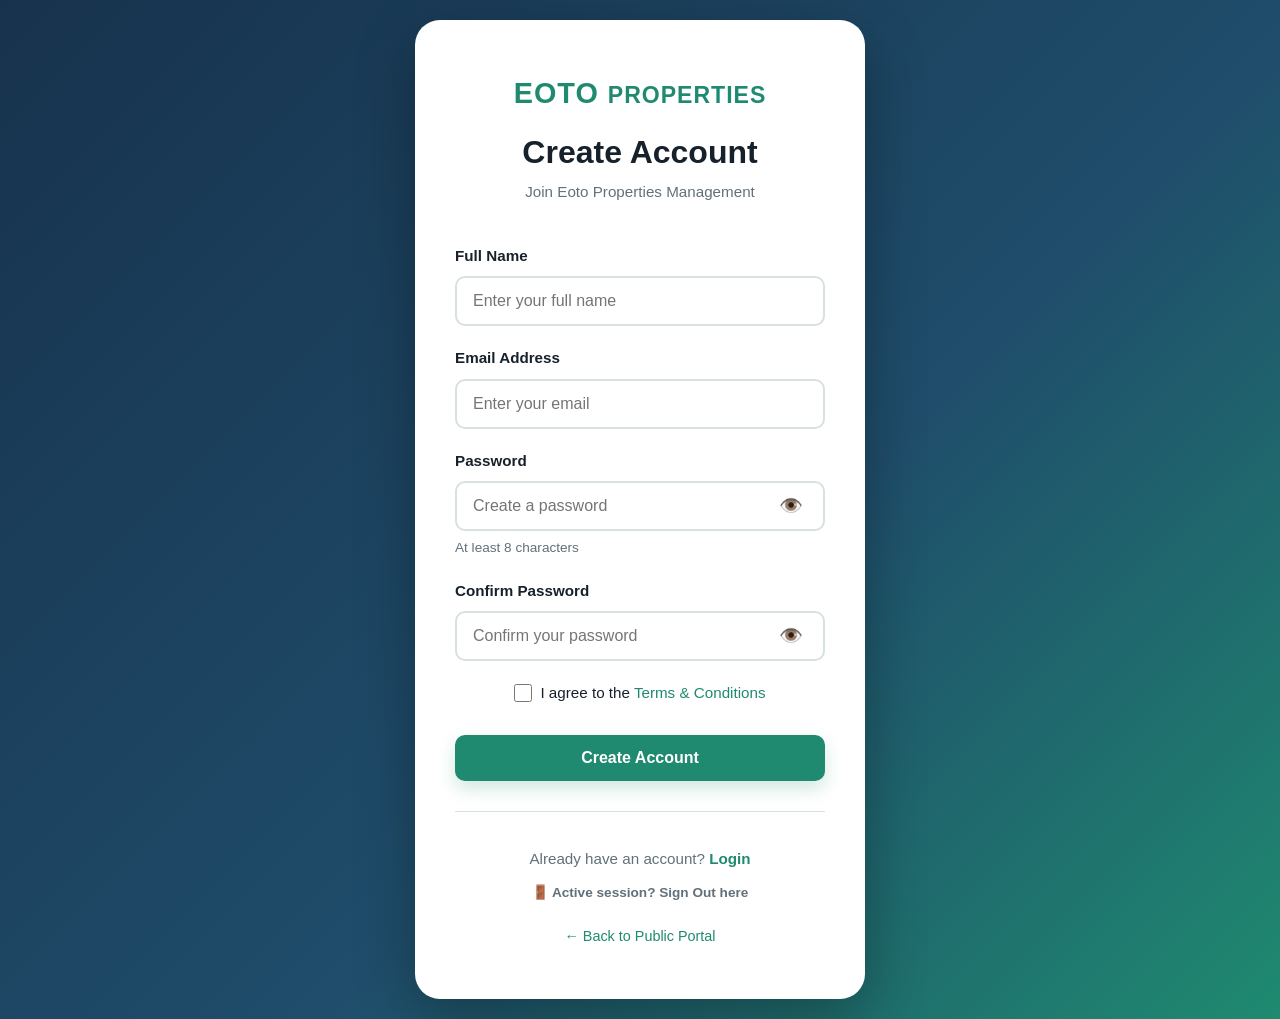
<file: signup.html>
<!DOCTYPE html>
<html lang="en">

<head>
    <meta charset="UTF-8">
    <meta name="viewport" content="width=device-width, initial-scale=1.0">
    <title>Sign Up | Eoto Properties</title>
    <link rel="stylesheet" href="css/styles.css">
</head>

<body class="auth-page">

    <div class="auth-box">
        <div class="auth-header">
            <div class="logo">
                EOTO <span>PROPERTIES</span>
            </div>
            <h1>Create Account</h1>
            <p class="auth-subtitle">Join Eoto Properties Management</p>
        </div>

        <form id="signupForm" class="auth-form">
            <div class="form-group">
                <label for="fullName">Full Name</label>
                <input
                    type="text"
                    id="fullName"
                    placeholder="Enter your full name"
                    required>
                <span class="error-message" id="nameError"></span>
            </div>

            <div class="form-group">
                <label for="signupEmail">Email Address</label>
                <input
                    type="email"
                    id="signupEmail"
                    placeholder="Enter your email"
                    required>
                <span class="error-message" id="signupEmailError"></span>
            </div>

            <div class="form-group">
                <label for="signupPassword">Password</label>
                <div class="password-wrapper">
                    <input
                        type="password"
                        id="signupPassword"
                        placeholder="Create a password"
                        required>
                    <button type="button" class="toggle-password" id="toggleSignupPassword">
                        👁️
                    </button>
                </div>
                <span class="error-message" id="passwordError"></span>
                <small class="password-hint">At least 8 characters</small>
            </div>

            <div class="form-group">
                <label for="confirmPassword">Confirm Password</label>
                <div class="password-wrapper">
                    <input
                        type="password"
                        id="confirmPassword"
                        placeholder="Confirm your password"
                        required>
                    <button type="button" class="toggle-password" id="toggleConfirmPassword">
                        👁️
                    </button>
                </div>
                <span class="error-message" id="confirmError"></span>
            </div>

            <div class="form-group checkbox-group">
                <label>
                    <input type="checkbox" id="agreeTerms" required>
                    <span>I agree to the <a href="#" class="auth-link">Terms & Conditions</a></span>
                </label>
            </div>

            <button type="submit" class="button button-full">
                Create Account
            </button>

            <span class="error-message" id="signupMessage"></span>
        </form>

        <div class="auth-footer">
            <p>Already have an account? <a href="login.html" class="auth-link">Login</a></p>
            <p style="margin-top: 6px; font-size: 0.85rem;"><a href="signout.html" class="auth-link" style="color: var(--muted);">🚪 Active session? Sign Out here</a></p>
            <a href="home.html" class="back-home">← Back to Public Portal</a>
        </div>
    </div>

    <script src="css/js/script.js"></script>

</body>

</html>
</file>
<file: css/styles.css>
/* =================================================
   EOTO PROPERTIES MANAGEMENT
   MAIN CSS FILE
   ================================================= */


/* ---------- COLOUR VARIABLES ---------- */

:root {

    --grey: #17324d;
    --red: #c95858;
    --blue: #1f4d6b;
    --yellow: #e2b857;
    --green: #1f8a70;
    --brown: #b86f3c;
    --glow: #eef5f4;
    --white: #ffffff;
    --dark: #17212b;
    --clean: #f7f4ee;
    --muted: #61707a;
    --line: #d8e1df;
    --shadow: 0 16px 42px rgba(23, 50, 77, 0.12);
    --radius: 18px;

}


/* ---------- GENERAL ---------- */

* {

    box-sizing: border-box;

    margin: 0;

    padding: 0;

}


html {

    scroll-behavior: smooth;

}


body {

    font-family: 'Franklin Gothic Medium', 'Arial Narrow', Arial, sans-serif;
    background: var(--clean);
    color: var(--dark);
    line-height: 1.6;
    overflow-x: hidden;
    -webkit-font-smoothing: antialiased;

}


a {

    text-decoration: none;
    color: inherit;

}


img {

    display: block;
    max-width: 100%;
    height: auto;

}


/* ----------HEADER---------- */

.header {

    position: sticky;

    top: 0;

    z-index: 1000;

    background: rgba(247, 244, 238, 0.96);
    border-bottom: 4px solid var(--yellow);

    display: flex;

    align-items: center;

    justify-content: space-between;

    padding: 16px 6%;

    box-shadow: 0 4px 24px rgba(23, 50, 77, 0.1);
    backdrop-filter: blur(14px);

}


.logo {

    font-size: 1.35rem;

    font-weight: 900;

    color: var(--green);

    letter-spacing: 1px;

}


.logo span {

    color: var(--brown);

    font-size: .75em;

}


nav {

    display: flex;

    gap: 5px;

}


nav a {

    padding:
        9px 12px;

    border-radius: 10px;

    font-weight: bold;

}


nav a:hover,
nav a.active {

    background: var(--blue);
    color: var(--white);

}


.menu-button {

    display: none;

    border: none;

    background: var(--green);

    color: white;

    padding: 10px 14px;

    border-radius: 10px;

    font-size: 20px;

}

/* ---------- HERO ---------- */

.hero {

    min-height: 75vh;

    display: flex;

    align-items: center;

    padding:
        70px 7%;

    background:

        linear-gradient(120deg,
            rgba(23, 50, 77, 0.92),
            rgba(31, 138, 112, 0.72)),

        url("../image/we%20the%20best%20africa.webp") center / cover;

}


.hero-content {

    max-width: 800px;

    color: white;

}


.small-title {

    color: var(--green);

    font-weight: 900;

    letter-spacing: 2px;

    font-size: .8rem;

    margin-bottom: 10px;

}


.hero .small-title {

    color: var(--yellow);

}


h1 {

    font-size:
        clamp(2.3rem, 6vw, 5rem);

    line-height: 1.05;

    margin-bottom: 20px;

}


.hero h1 span {

    color: var(--yellow);

}


.hero p {

    font-size: 1.15rem;

    max-width: 700px;

}


/* ---------- BUTTON ---------- */

.button {

    display: inline-block;

    background: var(--green);

    color: white;

    border:
        2px solid var(--green);

    padding:
        12px 20px;

    border-radius: 12px;

    font-weight: bold;

    cursor: pointer;

    transition: .3s;
    box-shadow: 0 8px 18px rgba(31, 138, 112, 0.2);

}


.button:hover {

    transform:
        translateY(-3px);

    box-shadow:
        var(--shadow);

}

.button:focus-visible,
nav a:focus-visible,
.social-links a:focus-visible {
    outline: 3px solid rgba(226, 184, 87, 0.65);
    outline-offset: 3px;
}


.hero-buttons {

    display: flex;

    gap: 15px;

    margin-top: 28px;

    flex-wrap: wrap;

}


.second-button {

    background: transparent;

    color: var(--yellow);

    border-color:
        var(--yellow);

}


/* ---------- SEARCH ---------- */

.search-box {

    width: 90%;

    max-width: 1100px;

    margin:
        -55px auto 0;

    position: relative;

    background: var(--white);
    border: 1px solid var(--line);

    padding: 25px;

    border-radius:
        var(--radius);

    box-shadow:
        var(--shadow);

}


.search-content {

    display: grid;

    grid-template-columns:
        2fr 1fr auto;

    gap: 12px;

    margin-top: 15px;

}


.search-content input,
.search-content select,
.filter input,
.filter select {

    width: 100%;

    padding: 13px;

    border:
        2px solid var(--line);

    border-radius: 10px;

    font-size: 15px;
    background: var(--clean);
    color: var(--dark);
    transition: border-color .25s, box-shadow .25s;
}

.search-content input:focus,
.search-content select:focus,
.filter input:focus,
.filter select:focus,
.contact-form input:focus,
.contact-form textarea:focus {
    outline: none;
    border-color: var(--green);
    box-shadow: 0 0 0 4px rgba(31, 138, 112, 0.12);
}


/* ---------- SECTIONS ---------- */

.section {

    padding:
        80px 7%;

}


.section-title {

    text-align: center;

    margin-bottom: 35px;

}


.section-title h2 {

    font-size: 2.5rem;

}


/* ---------- PROPERTY CARDS ---------- */

.property-results-heading {
    display: flex;
    justify-content: space-between;
    align-items: flex-end;
    gap: 20px;
    margin: 0 0 24px;
}

.property-results-heading h2 {
    margin: 0;
}

.property-results-heading>p {
    margin: 0 0 4px;
    color: var(--muted);
    font-weight: 600;
}

.property-container {

    display: grid;

    grid-template-columns:
        repeat(3, minmax(0, 1fr));

    gap: 25px;

}


.property-card {

    background: white;

    border-radius:
        var(--radius);

    overflow: hidden;

    box-shadow:
        var(--shadow);

    transition: .3s;
    border: 1px solid rgba(216, 225, 223, 0.8);

}

.property-card--sale {
    border-top: 4px solid var(--green);
}

.property-card--rent {
    border-top: 4px solid var(--brown);
}

.property-card--land {
    border-top: 4px solid var(--yellow);
}


.property-card:hover {

    transform:
        translateY(-8px);
    box-shadow: 0 20px 46px rgba(23, 50, 77, 0.18);

}


.property-image {

    height: 150px;

    background-size: cover;

    background-position: center;

    display: flex;

    justify-content: flex-end;

    align-items: flex-start;

    padding: 14px;

}


.property-image span {

    background: var(--yellow);

    color: var(--brown);

    padding: 6px 10px;

    border-radius: 8px;

    font-weight: bold;

}


.image-one {

    background-image:

        linear-gradient(#0002, #0002),

        url("../image/villa%201%20kampala%20division.webp");

}


.image-two {

    background-image:

        linear-gradient(#0002, #0002),

        url("../image/villa%202%20kampala%20division%20classic.webp");

}


.image-three {

    background-image:

        linear-gradient(#0002, #0002),

        url("../image/villa%203%20kampala%20division%20morden.webp");

}


.image-four {

    background-image:

        linear-gradient(#0002, #0002),

        url("../image/villa%204%20kampala%20division%20uptown.webp");

}


.property-details {

    padding: 22px;

}


.property-details h3 {

    margin-bottom: 5px;

}


.property-details h4 {

    color: var(--brown);

    margin:
        10px 0;

    font-size: 1.15rem;

}


.property-details a {

    display: inline-block;

    margin-top: 12px;

    color: var(--green);

    font-weight: bold;
    transition: color .25s;
}

.property-details a:hover {
    color: var(--brown);
}


/* ---------- INVESTMENT ---------- */

.investment {

    background:

        linear-gradient(135deg,
            var(--green),
            var(--brown));

    color: white;

}


.investment-content {

    width: 86%;

    max-width: 1200px;

    margin: auto;

    padding: 80px 0;

    display: grid;

    grid-template-columns:
        1fr 1fr;

    gap: 50px;

    align-items: center;

}


.investment .small-title {

    color: var(--yellow);

}


.investment h2 {

    font-size: 2.7rem;

}

.investment-highlight {
    color: var(--yellow);
    font-weight: 800;
    margin: 18px 0 8px;
}


.statistics {

    display: grid;

    grid-template-columns:
        repeat(3, 1fr);

    gap: 15px;

}


.statistics div {

    background: var(--glow);

    color: var(--dark);

    padding: 25px;

    border-radius:
        var(--radius);

    text-align: center;

}


.statistics h3 {

    font-size: 2.5rem;

    color: var(--green);

}


/* ---------- PAGE BANNER ---------- */

.page-banner {

    padding:
        80px 7%;

    background:

        linear-gradient(135deg,
            var(--grey),
            var(--blue));

    border-bottom:
        5px solid var(--yellow);

}

.about-banner {
    background:
        linear-gradient(120deg,
            rgba(11, 13, 14, 0.9),
            rgba(31, 77, 107, 0.68)),
        url("../image/build-with-us.png") center / cover;
    min-height: 360px;
    display: flex;
    flex-direction: column;
    justify-content: center;
}


.page-banner h1 {

    color: var(--white);

}


/* ---------- TWO COLUMNS ---------- */

.two-columns {

    display: grid;

    grid-template-columns:
        1fr 1fr;

    gap: 50px;

}


.step {

    background: white;

    padding: 20px;

    margin: 15px 0;

    border-left:
        5px solid var(--green);

    border-radius: 10px;

    box-shadow:
        0 8px 20px #0001;

}


.information-box {

    background:
        var(--glow);

    padding: 30px;

    border-radius:
        var(--radius);

    box-shadow:
        var(--shadow);

}


.information-box li {

    margin: 12px 0;

    margin-left: 20px;

}


/* ---------- FILTER ---------- */

.filter {

    display: grid;

    grid-template-columns:
        2fr 1fr;

    gap: 15px;

    margin-bottom: 30px;

}


/* ---------- CONTACT ---------- */

.contact-page .header {

    background: rgba(247, 244, 238, 0.96);

}


.contact-page .page-banner {

    background: linear-gradient(135deg, var(--grey), var(--blue));

}


.contact-information {

    background: var(--glow);

    padding: 30px;

    border-radius:
        var(--radius);

    box-shadow:
        var(--shadow);

}


.contact-information p {

    margin: 15px 0;

}


.social-links {

    display: flex;

    gap: 10px;

    flex-wrap: wrap;

    margin-top: 20px;

}


.social-links a {

    background: var(--blue);

    padding: 10px 15px;

    border-radius: 10px;

}


.contact-form {

    background: var(--glow);

    padding: 30px;

    border-radius:
        var(--radius);

    box-shadow:
        var(--shadow);

    display: grid;

    gap: 15px;

}


.contact-form input,
.contact-form textarea {

    width: 100%;

    padding: 14px;

    border:
        2px solid var(--line);

    border-radius: 10px;

    font-size: 16px;

}


/* ---------- FOOTER ---------- */

.footer {

    background:
        var(--glow);

    border-top:
        7px solid var(--yellow);

    padding:
        45px 7%;

    display: grid;

    grid-template-columns:
        2fr 1fr 1fr;

    gap: 30px;

}


.copyright {

    grid-column:
        1 / -1;

    border-top:
        1px solid #0002;

    padding-top: 20px;

}


/* ---------- VILLA GALLERY ---------- */

.villa-gallery {

    width: 90%;

    max-width: 1200px;

    margin: 30px auto 60px;

    display: grid;

    grid-template-columns: repeat(auto-fit, minmax(180px, 1fr));

    gap: 12px;

}

.villa-gallery img {

    width: 100%;

    height: 150px;

    object-fit: cover;

    border-radius: 8px;

    box-shadow: var(--shadow);

}


/* ---------- CONTACT GALLERY ---------- */

.contact-gallery {

    width: 100%;

    max-width: 1200px;

    margin: 30px auto 60px;

    display: grid;

    grid-template-columns: repeat(auto-fit, minmax(150px, 1fr));

    gap: 15px;

}

.contact-gallery img {

    width: 100%;

    height: 120px;

    object-fit: cover;

    border-radius: 10px;

    box-shadow: var(--shadow);

    transition: .3s;

}

.contact-gallery img:hover {

    transform: scale(1.05);

    box-shadow: 0 20px 50px rgba(31, 138, 112, 0.25);

}


/* ---------- AUTH ---------- */

.auth-page {

    min-height: 100vh;

    display: grid;

    place-items: center;

    padding: 20px;

    background: linear-gradient(135deg, var(--grey) 0%, var(--blue) 58%, var(--green) 100%);

}


.auth-box {

    width: min(450px, 100%);

    background: var(--white);

    padding: 50px 40px;

    border-radius: 25px;

    box-shadow: 0 20px 60px rgba(0, 0, 0, 0.3);

    animation: slideUp 0.5s ease-out;

}


@keyframes slideUp {

    from {
        opacity: 0;
        transform: translateY(30px);
    }

    to {
        opacity: 1;
        transform: translateY(0);
    }

}


.auth-header {

    text-align: center;

    margin-bottom: 40px;

}


.auth-box .logo {

    font-size: 1.8rem;

    font-weight: 900;

    margin-bottom: 20px;

    letter-spacing: 1px;

}


.auth-box .logo span {

    color: var(--green);

    font-size: 0.8em;

}


.auth-box h1 {

    font-size: 2rem;

    margin: 15px 0 10px;

    color: var(--dark);

}


.auth-subtitle {

    color: var(--muted);

    font-size: 0.95rem;

    margin: 0;

}


.auth-form {

    display: grid;

    gap: 20px;

    margin: 30px 0;

}


.form-group {

    display: flex;

    flex-direction: column;

}


.form-group label {

    font-weight: 600;

    color: var(--dark);

    margin-bottom: 8px;

    font-size: 0.95rem;

}


.auth-box input[type="email"],
.auth-box input[type="password"],
.auth-box input[type="text"] {

    width: 100%;

    padding: 14px 16px;

    border: 2px solid var(--line);

    border-radius: 10px;

    font-size: 16px;

    transition: all 0.3s ease;

    font-family: inherit;

}


.auth-box input:focus {

    outline: none;

    border-color: var(--green);

    box-shadow: 0 0 0 4px rgba(31, 138, 112, 0.12);

}


.password-wrapper {

    position: relative;

    display: flex;

    align-items: center;

}


.password-wrapper input {

    width: 100%;

    padding-right: 45px;

}


.toggle-password {

    position: absolute;

    right: 12px;

    background: none;

    border: none;

    cursor: pointer;

    font-size: 1.2rem;

    padding: 5px 10px;

    transition: transform 0.2s;

}


.toggle-password:hover {

    transform: scale(1.1);

}


.checkbox-group {

    display: flex;

    justify-content: space-between;

    align-items: center;

    gap: 10px;

}


.checkbox-group label {

    display: flex;

    align-items: center;

    gap: 8px;

    margin: 0;

    font-weight: 500;

    cursor: pointer;

}


.checkbox-group input[type="checkbox"] {

    width: 18px;

    height: 18px;

    cursor: pointer;

    accent-color: var(--green);

}


.forgot-password {

    color: var(--green);

    text-decoration: none;

    font-size: 0.9rem;

    font-weight: 500;

    transition: color 0.3s;

}


.forgot-password:hover {

    color: var(--blue);

    text-decoration: underline;

}


.button-full {

    width: 100%;

    padding: 14px;

    font-size: 1rem;

    font-weight: 600;

    border: none;

    background: var(--green);

    color: white;

    border-radius: 10px;

    cursor: pointer;

    transition: all 0.3s ease;

    margin-top: 10px;

}


.button-full:hover {

    background: #176f5b;

    transform: translateY(-2px);

    box-shadow: 0 10px 25px rgba(31, 138, 112, 0.3);

}


.button-full:active {

    transform: translateY(0);

}


.button-full:disabled {

    background: #ccc;

    cursor: not-allowed;

    transform: none;

}


.error-message {

    color: var(--red);

    font-size: 0.85rem;

    margin-top: 5px;

    display: none;

}


.error-message.show {

    display: block;

}


.auth-footer {

    text-align: center;

    padding-top: 20px;

    border-top: 1px solid var(--line);

}


.auth-footer p {

    margin: 15px 0 10px;

    color: var(--muted);

    font-size: 0.95rem;

}


.auth-link {

    color: var(--green);

    text-decoration: none;

    font-weight: 600;

    transition: color 0.3s;

}


.auth-link:hover {

    color: var(--blue);

    text-decoration: underline;

}


.back-home {

    display: inline-block;

    margin-top: 12px;

    color: var(--green);

    text-decoration: aliceblue;

    font-size: 0.9rem;

    font-weight: 300;

    transition: all 0.3s;

}


.back-home:hover {

    transform: translateX(-3px);

    color: var(--green);

}


.password-hint {

    display: block;

    margin-top: 6px;

    color: var(--muted);

    font-size: 0.85rem;

    font-weight: 400;

}


.form-group .auth-link {

    display: inline;

    color: var(--green);

    text-decoration: none;

    font-weight: 500;

    transition: color 0.3s;

}


.form-group .auth-link:hover {

    color: var(--blue);

    text-decoration: underline;

}


/* ========== RESPONSIVE DESIGN ========== */

@media (max-width: 600px) {

    .auth-box {
        padding: 35px 25px;
    }

    .auth-box h1 {
        font-size: 1.6rem;
    }

    .auth-form {
        gap: 16px;
    }

    .checkbox-group {
        flex-direction: column;
        align-items: flex-start;
        gap: 12px;
    }

}


@media (max-width: 400px) {

    .auth-box {
        padding: 25px 20px;
    }

    .auth-box .logo {
        font-size: 1.4rem;
    }

    .auth-box h1 {
        font-size: 1.4rem;
    }

    .auth-subtitle {
        font-size: 0.85rem;
    }

}


/* ---------- SIGN OUT & LOGOUT PAGES ---------- */

.logout-icon {
    width: 70px;
    height: 70px;
    background: var(--green);
    color: white;
    border-radius: 50%;
    display: grid;
    place-items: center;
    font-size: 30px;
}

.signout-page,
.logout-page {
    min-height: 100vh;
    display: flex;
    align-items: center;
    justify-content: center;
    padding: 30px 20px;
    background: radial-gradient(circle at 20% 20%, rgba(31, 138, 112, 0.25) 0%, transparent 40%),
                radial-gradient(circle at 80% 80%, rgba(226, 184, 87, 0.18) 0%, transparent 40%),
                linear-gradient(135deg, var(--grey) 0%, #15273b 50%, #0d1a29 100%);
    position: relative;
    overflow-x: hidden;
}

/* Floating background glow elements */
.signout-decorations,
.logout-decorations {
    position: absolute;
    inset: 0;
    pointer-events: none;
    overflow: hidden;
    z-index: 1;
}

.decoration {
    position: absolute;
    border-radius: 50%;
    filter: blur(60px);
    opacity: 0.35;
    animation: floatGlow 12s ease-in-out infinite alternate;
}

.decoration-1 {
    width: 320px;
    height: 320px;
    background: var(--green);
    top: 5%;
    left: 10%;
}

.decoration-2 {
    width: 280px;
    height: 280px;
    background: var(--yellow);
    bottom: 10%;
    right: 8%;
    animation-delay: -4s;
}

.decoration-3 {
    width: 200px;
    height: 200px;
    background: var(--red);
    top: 40%;
    right: 25%;
    opacity: 0.15;
    animation-delay: -7s;
}

@keyframes floatGlow {
    0% { transform: translate(0, 0) scale(1); }
    100% { transform: translate(30px, 40px) scale(1.1); }
}

.signout-container,
.logout-container {
    position: relative;
    z-index: 2;
    width: 100%;
    max-width: 540px;
    margin: 0 auto;
}

.signout-box,
.logout-box {
    background: rgba(255, 255, 255, 0.98);
    backdrop-filter: blur(20px);
    border-radius: 24px;
    padding: 42px 36px;
    box-shadow: 0 25px 65px rgba(0, 0, 0, 0.35),
                0 0 0 1px rgba(255, 255, 255, 0.3);
    text-align: center;
    position: relative;
    animation: slideUpFade 0.5s cubic-bezier(0.16, 1, 0.3, 1);
}

@keyframes slideUpFade {
    from {
        opacity: 0;
        transform: translateY(24px) scale(0.98);
    }
    to {
        opacity: 1;
        transform: translateY(0) scale(1);
    }
}

.signout-brand-pill {
    display: inline-flex;
    align-items: center;
    gap: 8px;
    background: #edf7f4;
    color: var(--green);
    padding: 6px 14px;
    border-radius: 50px;
    font-size: 0.8rem;
    font-weight: 700;
    letter-spacing: 0.5px;
    margin-bottom: 20px;
    border: 1px solid rgba(31, 138, 112, 0.2);
}

.signout-header h1,
.logout-header h1 {
    font-size: 1.85rem;
    font-weight: 800;
    color: var(--dark);
    margin-bottom: 8px;
    letter-spacing: -0.5px;
}

.signout-subtitle,
.logout-subtitle {
    color: var(--muted);
    font-size: 0.96rem;
    line-height: 1.5;
    margin-bottom: 24px;
}

/* Active Session Badge & Info Card */
.session-info-card {
    background: #f8fafc;
    border: 1px solid #e2e8f0;
    border-radius: 16px;
    padding: 18px 20px;
    margin-bottom: 24px;
    text-align: left;
    box-shadow: inset 0 2px 4px rgba(0,0,0,0.02);
}

.session-user-row {
    display: flex;
    align-items: center;
    gap: 14px;
    padding-bottom: 14px;
    border-bottom: 1px solid #e2e8f0;
    margin-bottom: 14px;
}

.session-avatar {
    width: 48px;
    height: 48px;
    border-radius: 14px;
    background: linear-gradient(135deg, var(--green), var(--blue));
    color: #ffffff;
    display: flex;
    align-items: center;
    justify-content: center;
    font-size: 1.5rem;
    flex-shrink: 0;
    box-shadow: 0 4px 12px rgba(31, 138, 112, 0.3);
}

.session-user-meta {
    flex: 1;
}

.session-user-meta .user-name {
    font-size: 1rem;
    font-weight: 700;
    color: var(--dark);
    margin-bottom: 2px;
}

.session-role-pill {
    display: inline-block;
    padding: 3px 10px;
    border-radius: 20px;
    background: #e0f2fe;
    color: #0284c7;
    font-size: 0.76rem;
    font-weight: 700;
    text-transform: uppercase;
}

.session-details-grid {
    display: grid;
    grid-template-columns: repeat(2, 1fr);
    gap: 10px;
    font-size: 0.82rem;
}

.session-detail-item {
    display: flex;
    flex-direction: column;
}

.session-detail-item .label {
    color: #64748b;
    font-size: 0.72rem;
    text-transform: uppercase;
    font-weight: 600;
}

.session-detail-item .value {
    color: #1e293b;
    font-weight: 700;
}

.session-status-active {
    color: #16a34a !important;
    display: inline-flex;
    align-items: center;
    gap: 5px;
}

.session-status-active::before {
    content: '';
    width: 7px;
    height: 7px;
    border-radius: 50%;
    background: #16a34a;
    box-shadow: 0 0 6px #16a34a;
}

/* Security notice list */
.security-checklist {
    list-style: none;
    margin: 0 0 24px 0;
    padding: 0;
    text-align: left;
    display: flex;
    flex-direction: column;
    gap: 10px;
}

.security-checklist li {
    font-size: 0.86rem;
    color: #475569;
    display: flex;
    align-items: center;
    gap: 10px;
    background: #fcfcfd;
    padding: 8px 12px;
    border-radius: 8px;
    border-left: 3px solid var(--green);
}

.security-checklist li.warning {
    border-left-color: var(--yellow);
}

/* Button layout */
.signout-actions,
.logout-actions {
    display: flex;
    flex-direction: column;
    gap: 12px;
    margin-top: 10px;
}

.button-signout-danger {
    width: 100%;
    padding: 14px 20px;
    border-radius: 12px;
    font-size: 1rem;
    font-weight: 700;
    background: linear-gradient(135deg, #ef4444, #dc2626);
    color: #ffffff;
    border: none;
    cursor: pointer;
    box-shadow: 0 8px 20px rgba(220, 38, 38, 0.28);
    transition: all 0.25s ease;
    display: flex;
    align-items: center;
    justify-content: center;
    gap: 10px;
}

.button-signout-danger:hover {
    background: linear-gradient(135deg, #dc2626, #b91c1c);
    transform: translateY(-2px);
    box-shadow: 0 12px 24px rgba(220, 38, 38, 0.35);
}

.button-signout-cancel {
    width: 100%;
    padding: 13px 20px;
    border-radius: 12px;
    font-size: 0.95rem;
    font-weight: 600;
    background: #f1f5f9;
    color: #334155;
    border: 1px solid #cbd5e1;
    cursor: pointer;
    transition: all 0.2s ease;
    display: flex;
    align-items: center;
    justify-content: center;
    gap: 8px;
    text-decoration: none;
}

.button-signout-cancel:hover {
    background: #e2e8f0;
    color: #0f172a;
    border-color: #94a3b8;
}

.button-signout-switch {
    background: none;
    border: none;
    color: var(--green);
    font-size: 0.88rem;
    font-weight: 600;
    cursor: pointer;
    padding: 6px;
    transition: color 0.2s;
}

.button-signout-switch:hover {
    color: var(--blue);
    text-decoration: underline;
}

/* Success State View */
.signout-success-icon,
.logout-success-icon {
    width: 90px;
    height: 90px;
    margin: 0 auto 20px;
    border-radius: 50%;
    background: #edf7f4;
    display: flex;
    align-items: center;
    justify-content: center;
    position: relative;
    box-shadow: 0 10px 30px rgba(31, 138, 112, 0.2);
}

.signout-success-icon svg,
.logout-success-icon svg {
    width: 56px;
    height: 56px;
}

.circle-path {
    stroke-dasharray: 283;
    stroke-dashoffset: 283;
    animation: drawCircle 0.7s cubic-bezier(0.16, 1, 0.3, 1) forwards;
}

.checkmark-path {
    stroke-dasharray: 60;
    stroke-dashoffset: 60;
    animation: drawCheckmark 0.5s 0.3s ease-out forwards;
}

@keyframes drawCircle {
    to { stroke-dashoffset: 0; }
}

@keyframes drawCheckmark {
    to { stroke-dashoffset: 0; }
}

.logout-message {
    margin-bottom: 24px;
}

.logout-message p {
    color: #334155;
    font-size: 1rem;
    margin-bottom: 6px;
}

.logout-info {
    font-size: 0.88rem;
    color: var(--muted);
}

/* Auto redirect timer & bar */
.signout-timer-box {
    margin: 20px 0 16px;
    padding: 12px 16px;
    background: #f8fafc;
    border-radius: 12px;
    border: 1px solid #e2e8f0;
    font-size: 0.84rem;
    color: #475569;
    display: flex;
    flex-direction: column;
    gap: 8px;
}

.timer-info-row {
    display: flex;
    align-items: center;
    justify-content: space-between;
}

.timer-progress-track {
    width: 100%;
    height: 5px;
    background: #e2e8f0;
    border-radius: 4px;
    overflow: hidden;
}

.timer-progress-fill {
    height: 100%;
    background: var(--green);
    width: 0%;
    transition: width 1s linear;
}

.btn-pause-timer {
    background: none;
    border: none;
    font-size: 0.75rem;
    color: var(--green);
    font-weight: 700;
    cursor: pointer;
    text-decoration: underline;
    padding: 0;
}

.btn-pause-timer:hover {
    color: var(--blue);
}

/* Secondary Actions Grid */
.logout-buttons-grid {
    display: grid;
    grid-template-columns: 1fr 1fr;
    gap: 12px;
    margin-top: 8px;
}

.button-primary {
    background: var(--green);
    color: #ffffff;
    padding: 13px 18px;
    border-radius: 12px;
    font-weight: 700;
    font-size: 0.95rem;
    display: flex;
    align-items: center;
    justify-content: center;
    gap: 8px;
    transition: all 0.25s ease;
    box-shadow: 0 4px 14px rgba(31, 138, 112, 0.25);
    text-decoration: none;
}

.button-primary:hover {
    background: #176f5b;
    transform: translateY(-2px);
    box-shadow: 0 8px 20px rgba(31, 138, 112, 0.35);
}

.button-secondary {
    background: #f1f5f9;
    color: #334155;
    padding: 13px 18px;
    border-radius: 12px;
    font-weight: 600;
    font-size: 0.95rem;
    display: flex;
    align-items: center;
    justify-content: center;
    gap: 8px;
    border: 1px solid #cbd5e1;
    transition: all 0.2s ease;
    text-decoration: none;
}

.button-secondary:hover {
    background: #e2e8f0;
    color: #0f172a;
    border-color: #94a3b8;
}

.button-outline {
    background: transparent;
    color: var(--green);
    border: 1.5px dashed var(--green);
    padding: 12px 18px;
    border-radius: 12px;
    font-weight: 700;
    font-size: 0.92rem;
    display: flex;
    align-items: center;
    justify-content: center;
    gap: 8px;
    transition: all 0.2s ease;
    grid-column: span 2;
    text-decoration: none;
}

.button-outline:hover {
    background: #edf7f4;
    border-style: solid;
}

/* Signout Footer */
.signout-footer,
.logout-footer {
    margin-top: 24px;
    padding-top: 18px;
    border-top: 1px solid #e2e8f0;
    font-size: 0.84rem;
    color: #94a3b8;
}

.logout-social-hints {
    margin-top: 8px;
}

.logout-social-hints a {
    color: var(--green);
    font-weight: 600;
    text-decoration: underline;
}

.logout-social-hints a:hover {
    color: var(--blue);
}

/* Inline Role Switcher Drawer */
.role-switch-drawer {
    display: none;
    margin-top: 16px;
    padding: 16px;
    background: #f8fafc;
    border: 1px dashed #cbd5e1;
    border-radius: 14px;
    animation: fadeIn 0.3s ease;
}

.role-switch-drawer.show {
    display: block;
}

.role-switch-drawer h4 {
    font-size: 0.82rem;
    text-transform: uppercase;
    color: #64748b;
    margin-bottom: 10px;
    letter-spacing: 0.5px;
}

@keyframes fadeIn {
    from { opacity: 0; transform: translateY(-6px); }
    to { opacity: 1; transform: translateY(0); }
}

@media (max-width: 520px) {
    .signout-box,
    .logout-box {
        padding: 30px 20px;
        border-radius: 20px;
    }

    .signout-header h1,
    .logout-header h1 {
        font-size: 1.5rem;
    }

    .logout-buttons-grid {
        grid-template-columns: 1fr;
    }

    .button-outline {
        grid-column: span 1;
    }

    .session-details-grid {
        grid-template-columns: 1fr;
    }
}


/* ---------- DASHBOARD ---------- */

.dashboard {

    background:
        var(--clean);

    min-height: 100vh;

}


.sidebar {

    width: 260px;

    min-height: 100vh;

    background: var(--grey);

    color: white;

    position: fixed;

    left: 0;

    top: 0;

    padding: 25px 15px;

}


.sidebar .logo {

    display: block;

    color: var(--yellow);

    padding: 15px;

    margin-bottom: 25px;

}


.sidebar .logo span {

    color: rgb(249, 230, 16);

}


.sidebar a {

    display: block;

    padding: 14px 16px;

    border-radius: 10px;

    margin: 5px 0;

}


.sidebar a:hover,
.sidebar a.active {

    background:
        var(--green);

}


.dashboard-main {

    margin-left: 260px;

    padding: 40px;

}


.dashboard-menu {

    display: none;

}

/* ---------- POLISHED SURFACES ---------- */

.page-banner .small-title {
    color: var(--yellow);
}

.page-banner>p:not(.small-title),
.page-banner>h2 {
    color: rgba(255, 255, 255, 0.82);
    max-width: 720px;
}

.gallery {
    width: 100%;
    max-width: 1200px;
    margin: 28px auto 0;
    display: grid;
    grid-template-columns: repeat(auto-fit, minmax(220px, 1fr));
    gap: 16px;
}

.gallery img {
    width: 100%;
    height: 190px;
    object-fit: cover;
    border-radius: 14px;
    box-shadow: var(--shadow);
    transition: transform .3s ease, box-shadow .3s ease;
}

.gallery img:hover {
    transform: translateY(-4px);
    box-shadow: 0 20px 44px rgba(23, 50, 77, 0.2);
}

.property-image img {
    width: 100%;
    height: 100%;
    object-fit: cover;
}

.property-features {
    color: var(--muted);
    font-size: .95rem;
}

.property-highlight {
    color: var(--brown);
    font-weight: 700;
    margin: 10px 0;
}

::selection {
    background: var(--yellow);
    color: var(--grey);
}


.dashboard-header {

    display: flex;

    justify-content: space-between;

    align-items: center;

    margin-bottom: 30px;

}


.dashboard-cards {

    display: grid;

    grid-template-columns:
        repeat(4, 1fr);

    gap: 18px;

}


.dashboard-cards>div {

    background:
        var(--white);

    padding: 25px;

    border-radius:
        var(--radius);

    box-shadow:
        var(--shadow);

}


.dashboard-cards h2 {

    color: var(--brown);

}


.dashboard-panel {

    background:
        var(--white);

    margin-top: 25px;

    padding: 25px;

    border-radius:
        var(--radius);

    box-shadow:
        var(--shadow);

}


.progress {

    margin: 25px 0;

}


.progress p {

    display: flex;

    justify-content: space-between;

}


.progress>div {

    height: 12px;

    background: #ddd;

    border-radius: 10px;

    overflow: hidden;

}


.progress i {

    display: block;

    height: 100%;

    background:
        var(--green);

}


.quick-actions {

    display: grid;

    grid-template-columns:
        repeat(4, 1fr);

    gap: 15px;

}


.quick-actions a {

    background:
        var(--blue);

    padding: 20px;

    border-radius: 12px;

    font-weight: bold;
    color: var(--white);
    transition: transform .25s ease, background .25s ease;
}

.quick-actions a:hover {
    background: var(--green);
    transform: translateY(-3px);
}


/* ---------- ANIMATION ---------- */

.animation {

    opacity: 0;

    transform:
        translateY(30px);

    transition:
        .8s;

}


.animation.show {

    opacity: 1;

    transform:
        translateY(0);

}


/* ---------- RESPONSIVE DESIGN ---------- */

@media (max-width: 1100px) {

    .property-container {
        grid-template-columns: repeat(2, minmax(0, 1fr));
    }

    .dashboard-cards,
    .quick-actions {
        grid-template-columns: repeat(2, minmax(0, 1fr));
    }

    .footer {
        grid-template-columns: repeat(2, minmax(0, 1fr));
    }

    .investment-content {
        grid-template-columns: 1fr;
    }

}

@media (max-width: 900px) {

    .menu-button {
        display: block;
    }

    nav {
        display: none;
        position: absolute;
        top: 100%;
        left: 0;
        width: 100%;
        background: var(--glow);
        padding: 15px;
        flex-direction: column;
        box-shadow: var(--shadow);
    }

    nav.open {
        display: flex;
    }

    .property-container,
    .dashboard-cards,
    .statistics,
    .footer {
        grid-template-columns: 1fr 1fr;
    }

    .two-columns,
    .investment-content,
    .search-content,
    .filter {
        grid-template-columns: 1fr;
    }

    .sidebar {
        transform: translateX(-100%);
        transition: .3s;
        z-index: 2000;
    }

    .sidebar.open {
        transform: translateX(0);
    }

    .dashboard-main {
        margin-left: 0;
    }

    .dashboard-menu {
        display: block;
        background: var(--green);
        color: #1F2937;
        border: none;
        padding: 12px 18px;
        border-radius: 10px;
        margin-bottom: 20px;
    }

    .hero {
        min-height: 60vh;
        padding-top: 60px;
        padding-bottom: 60px;
    }

}


@media (max-width: 600px) {

    .property-results-heading {
        align-items: flex-start;
        flex-direction: column;
        gap: 8px;
    }

    .property-container,
    .dashboard-cards,
    .statistics,
    .quick-actions,
    .footer {
        grid-template-columns: 1fr;
    }

    .search-content,
    .filter {
        grid-template-columns: 1fr;
    }

    .hero {
        min-height: 70vh;
        padding: 50px 6%;
    }

    .hero-buttons {
        flex-direction: column;
        align-items: stretch;
    }

    .button,
    .second-button {
        width: 100%;
        text-align: center;
    }

    .section {
        padding: 55px 6%;
    }

    .section-title h2 {
        font-size: 2rem;
    }

    .footer {
        padding: 35px 6%;
    }

    .header {
        padding: 14px 5%;
    }

    .logo {
        font-size: 1.1rem;
    }

}

@media (max-width: 480px) {

    .auth-box,
    .contact-form,
    .contact-information,
    .information-box {
        padding: 22px 18px;
    }

    .auth-box h1,
    .section-title h2,
    .investment h2,
    .page-banner h1 {
        font-size: 1.8rem;
    }

    .search-box {
        width: 92%;
        padding: 18px 14px;
        margin-top: -30px;
    }

    .property-card {
        border-radius: 14px;
    }

    .property-details {
        padding: 16px;
    }

    .dashboard-main {
        padding: 20px 15px;
    }

    .dashboard-header {
        flex-direction: column;
        align-items: flex-start;
        gap: 12px;
    }

    .sidebar {
        width: 220px;
    }

}

/* ===================================================
   REAL ESTATE CONNECTIVITY & ECOSYSTEM EXTENSIONS
   =================================================== */

/* Color & Variable Accents */
:root {
    --accent-build: #ea580c;
    --accent-build-bg: #fff7ed;
    --accent-sell: #2563eb;
    --accent-sell-bg: #eff6ff;
    --accent-rent: #0d9488;
    --accent-rent-bg: #f0fdfa;
    --accent-maintain: #7c3aed;
    --accent-maintain-bg: #f5f3ff;
    --gold-accent: #d97706;
    --paper-bg: #ffffff;
    --paper-border: #e2e8f0;
}

/* Nav Connectivity Pill */
.nav-pill-highlight {
    background: linear-gradient(135deg, var(--green), #14614f) !important;
    color: #ffffff !important;
    border-radius: 999px !important;
    padding: 8px 18px !important;
    font-weight: 700 !important;
    box-shadow: 0 4px 14px rgba(31, 138, 112, 0.35) !important;
    transition: all 0.3s ease !important;
}

.nav-pill-highlight:hover {
    transform: translateY(-2px);
    box-shadow: 0 6px 18px rgba(31, 138, 112, 0.5) !important;
}

/* Active Role Badge in Header */
.active-role-indicator {
    display: inline-flex;
    align-items: center;
    gap: 8px;
    background: #eef5f4;
    border: 1px solid #c7ddda;
    border-radius: 20px;
    padding: 6px 14px;
    font-size: 0.85rem;
    font-weight: 600;
    color: var(--blue);
}

.active-role-indicator span.dot {
    width: 8px;
    height: 8px;
    background-color: #22c55e;
    border-radius: 50%;
    box-shadow: 0 0 8px #22c55e;
    display: inline-block;
}

/* Ecosystem Banner */
.connectivity-banner {
    background: linear-gradient(135deg, #0d2438 0%, #17324d 50%, #1f4d6b 100%);
    color: #ffffff;
    padding: 70px 6% 80px;
    position: relative;
    overflow: hidden;
    text-align: center;
}

.connectivity-banner::after {
    content: '';
    position: absolute;
    top: -50%;
    right: -20%;
    width: 600px;
    height: 600px;
    background: radial-gradient(circle, rgba(226, 184, 87, 0.15) 0%, transparent 70%);
    border-radius: 50%;
    pointer-events: none;
}

.connectivity-banner h1 {
    font-size: 2.8rem;
    margin: 12px 0 16px;
    font-weight: 800;
    letter-spacing: -0.5px;
}

.connectivity-banner h1 span {
    color: var(--yellow);
    background: linear-gradient(120deg, #fcd34d, #f59e0b);
    -webkit-background-clip: text;
    -webkit-text-fill-color: transparent;
}

.connectivity-banner p {
    font-size: 1.15rem;
    max-width: 800px;
    margin: 0 auto 30px;
    color: #cbd5e1;
    line-height: 1.7;
}

/* Connectivity Pillars Grid */
.pillars-grid {
    display: grid;
    grid-template-columns: repeat(auto-fit, minmax(260px, 1fr));
    gap: 24px;
    max-width: 1240px;
    margin: -45px auto 40px;
    padding: 0 20px;
    position: relative;
    z-index: 10;
}

.pillar-card {
    background: #ffffff;
    border-radius: 18px;
    padding: 28px 24px;
    box-shadow: 0 14px 34px rgba(15, 36, 56, 0.08);
    border: 1px solid rgba(216, 225, 223, 0.7);
    transition: transform 0.3s ease, box-shadow 0.3s ease, border-color 0.3s ease;
    display: flex;
    flex-direction: column;
    position: relative;
    overflow: hidden;
}

.pillar-card::before {
    content: '';
    position: absolute;
    top: 0;
    left: 0;
    right: 0;
    height: 5px;
}

.pillar-card.pillar-build::before {
    background: var(--accent-build);
}

.pillar-card.pillar-sell::before {
    background: var(--accent-sell);
}

.pillar-card.pillar-rent::before {
    background: var(--accent-rent);
}

.pillar-card.pillar-maintain::before {
    background: var(--accent-maintain);
}

.pillar-card:hover {
    transform: translateY(-6px);
    box-shadow: 0 20px 42px rgba(15, 36, 56, 0.14);
}

.pillar-icon-box {
    width: 56px;
    height: 56px;
    border-radius: 14px;
    display: flex;
    align-items: center;
    justify-content: center;
    font-size: 1.8rem;
    margin-bottom: 18px;
}

.pillar-build .pillar-icon-box {
    background: var(--accent-build-bg);
    color: var(--accent-build);
}

.pillar-sell .pillar-icon-box {
    background: var(--accent-sell-bg);
    color: var(--accent-sell);
}

.pillar-rent .pillar-icon-box {
    background: var(--accent-rent-bg);
    color: var(--accent-rent);
}

.pillar-maintain .pillar-icon-box {
    background: var(--accent-maintain-bg);
    color: var(--accent-maintain);
}

.pillar-card h3 {
    font-size: 1.35rem;
    margin-bottom: 8px;
    color: var(--dark);
}

.pillar-relationship-tag {
    font-size: 0.78rem;
    font-weight: 700;
    text-transform: uppercase;
    letter-spacing: 0.6px;
    margin-bottom: 12px;
    display: inline-block;
    padding: 4px 10px;
    border-radius: 6px;
}

.pillar-build .pillar-relationship-tag {
    background: #ffedd5;
    color: #c2410c;
}

.pillar-sell .pillar-relationship-tag {
    background: #dbeafe;
    color: #1d4ed8;
}

.pillar-rent .pillar-relationship-tag {
    background: #ccfbf1;
    color: #0f766e;
}

.pillar-maintain .pillar-relationship-tag {
    background: #ede9fe;
    color: #6d28d9;
}

.pillar-card p {
    color: var(--muted);
    font-size: 0.94rem;
    line-height: 1.6;
    margin-bottom: 20px;
    flex-grow: 1;
}

.pillar-features-list {
    list-style: none;
    margin-bottom: 20px;
}

.pillar-features-list li {
    font-size: 0.88rem;
    color: #334155;
    margin-bottom: 8px;
    display: flex;
    align-items: center;
    gap: 8px;
}

.pillar-features-list li::before {
    content: "✓";
    font-weight: bold;
    color: var(--green);
}

.pillar-action-btn {
    display: block;
    width: 100%;
    padding: 12px;
    text-align: center;
    border-radius: 10px;
    font-weight: 700;
    font-size: 0.92rem;
    border: none;
    cursor: pointer;
    transition: background 0.2s, transform 0.2s;
    text-decoration: none;
}

.pillar-build .pillar-action-btn {
    background: #ea580c;
    color: white;
}

.pillar-sell .pillar-action-btn {
    background: #2563eb;
    color: white;
}

.pillar-rent .pillar-action-btn {
    background: #0d9488;
    color: white;
}

.pillar-maintain .pillar-action-btn {
    background: #7c3aed;
    color: white;
}

.pillar-action-btn:hover {
    filter: brightness(1.1);
    transform: translateY(-2px);
}

/* Visual Relationship Map Flow */
.relationship-flow-section {
    background: #ffffff;
    border-radius: 20px;
    padding: 40px 30px;
    margin: 40px auto;
    max-width: 1200px;
    box-shadow: var(--shadow);
    border: 1px solid var(--line);
}

.flow-title {
    text-align: center;
    margin-bottom: 35px;
}

.flow-title h2 {
    font-size: 1.8rem;
    color: var(--dark);
}

.flow-title p {
    color: var(--muted);
    font-size: 0.95rem;
}

.flow-matrix {
    display: grid;
    grid-template-columns: repeat(auto-fit, minmax(280px, 1fr));
    gap: 22px;
}

.flow-item {
    background: #f8fafc;
    border: 1px solid #e2e8f0;
    border-radius: 14px;
    padding: 20px;
    position: relative;
    transition: all 0.25s ease;
}

.flow-item:hover {
    border-color: var(--green);
    background: #ffffff;
    box-shadow: 0 8px 24px rgba(31, 138, 112, 0.1);
}

.flow-parties {
    display: flex;
    align-items: center;
    justify-content: space-between;
    margin-bottom: 14px;
}

.party-bubble {
    background: #ffffff;
    border: 1px solid #cbd5e1;
    border-radius: 10px;
    padding: 8px 12px;
    font-size: 0.85rem;
    font-weight: 700;
    text-align: center;
    box-shadow: 0 2px 6px rgba(0, 0, 0, 0.04);
}

.flow-arrow-badge {
    display: flex;
    flex-direction: column;
    align-items: center;
    font-size: 0.75rem;
    font-weight: 700;
    color: var(--green);
}

.flow-arrow-badge span {
    font-size: 1.2rem;
    line-height: 1;
}

.flow-item h4 {
    font-size: 1.05rem;
    margin-bottom: 6px;
    color: var(--dark);
}

.flow-item p {
    font-size: 0.85rem;
    color: var(--muted);
    line-height: 1.5;
    margin-bottom: 14px;
}

.flow-agreement-preview {
    font-size: 0.78rem;
    background: #eef5f4;
    color: var(--green);
    padding: 6px 10px;
    border-radius: 6px;
    font-weight: 600;
    display: inline-flex;
    align-items: center;
    gap: 6px;
}

/* Smart Matchmaker Widget */
.matchmaker-widget {
    background: linear-gradient(135deg, #17324d 0%, #1e4669 100%);
    color: #ffffff;
    border-radius: 20px;
    padding: 36px 30px;
    margin: 40px auto;
    max-width: 1200px;
    box-shadow: 0 16px 40px rgba(15, 36, 56, 0.18);
}

.matchmaker-header {
    text-align: center;
    margin-bottom: 28px;
}

.matchmaker-header h2 {
    font-size: 1.85rem;
    margin-bottom: 8px;
    color: #ffffff;
}

.matchmaker-header h2 span {
    color: var(--yellow);
}

.matchmaker-header p {
    color: #94a3b8;
    font-size: 0.95rem;
}

.matchmaker-form {
    display: grid;
    grid-template-columns: repeat(auto-fit, minmax(220px, 1fr)) auto;
    gap: 16px;
    align-items: flex-end;
    background: rgba(255, 255, 255, 0.08);
    backdrop-filter: blur(8px);
    border: 1px solid rgba(255, 255, 255, 0.15);
    padding: 24px;
    border-radius: 16px;
}

.match-field label {
    display: block;
    font-size: 0.82rem;
    text-transform: uppercase;
    letter-spacing: 0.5px;
    font-weight: 700;
    margin-bottom: 8px;
    color: var(--yellow);
}

.match-field select,
.match-field input {
    width: 100%;
    padding: 12px 14px;
    border-radius: 10px;
    border: 1px solid #cbd5e1;
    background: #ffffff;
    color: var(--dark);
    font-size: 0.92rem;
    outline: none;
    font-family: inherit;
}

.match-submit-btn {
    background: linear-gradient(135deg, var(--yellow), #f59e0b);
    color: #0f172a;
    font-weight: 800;
    font-size: 0.95rem;
    padding: 13px 28px;
    border: none;
    border-radius: 10px;
    cursor: pointer;
    box-shadow: 0 4px 15px rgba(226, 184, 87, 0.4);
    transition: transform 0.2s, filter 0.2s;
    height: 48px;
    white-space: nowrap;
}

.match-submit-btn:hover {
    transform: translateY(-2px);
    filter: brightness(1.1);
}

/* Match Results Section */
.match-results-container {
    margin-top: 30px;
    display: grid;
    grid-template-columns: repeat(auto-fill, minmax(320px, 1fr));
    gap: 20px;
}

.match-result-card {
    background: #ffffff;
    border-radius: 14px;
    padding: 20px;
    color: var(--dark);
    box-shadow: 0 8px 24px rgba(0, 0, 0, 0.1);
    border: 1px solid #e2e8f0;
    display: flex;
    flex-direction: column;
    gap: 12px;
}

.match-card-top {
    display: flex;
    align-items: center;
    gap: 14px;
}

.match-avatar {
    width: 52px;
    height: 52px;
    border-radius: 12px;
    background: #f1f5f9;
    display: flex;
    align-items: center;
    justify-content: center;
    font-size: 1.6rem;
    flex-shrink: 0;
}

.match-meta h4 {
    font-size: 1.05rem;
    margin-bottom: 2px;
    color: var(--dark);
}

.match-meta p {
    font-size: 0.8rem;
    color: var(--muted);
}

.match-stats-row {
    display: flex;
    gap: 10px;
    background: #f8fafc;
    padding: 8px 12px;
    border-radius: 8px;
    font-size: 0.8rem;
}

.match-stats-row div {
    flex: 1;
}

.match-stats-row strong {
    display: block;
    color: var(--blue);
}

.match-card-actions {
    display: flex;
    gap: 10px;
    margin-top: auto;
}

.btn-connect-sm {
    flex: 1;
    background: var(--green);
    color: #ffffff;
    text-align: center;
    padding: 9px;
    border-radius: 8px;
    font-weight: 700;
    font-size: 0.84rem;
    border: none;
    cursor: pointer;
    text-decoration: none;
    transition: background 0.2s;
}

.btn-connect-sm:hover {
    background: #176a56;
}

.btn-view-profile-sm {
    background: #f1f5f9;
    color: #334155;
    padding: 9px 14px;
    border-radius: 8px;
    font-weight: 600;
    font-size: 0.84rem;
    text-decoration: none;
    border: none;
    cursor: pointer;
}

.btn-view-profile-sm:hover {
    background: #e2e8f0;
}

/* Digital Agreement Studio */
.agreement-studio {
    max-width: 1240px;
    margin: 40px auto;
    padding: 0 20px;
}

.studio-grid {
    display: grid;
    grid-template-columns: 380px 1fr;
    gap: 28px;
    align-items: start;
}

@media (max-width: 960px) {
    .studio-grid {
        grid-template-columns: 1fr;
    }
}

.studio-controls {
    background: #ffffff;
    border-radius: 18px;
    padding: 26px;
    box-shadow: var(--shadow);
    border: 1px solid var(--line);
    position: sticky;
    top: 90px;
}

.control-heading {
    font-size: 1.25rem;
    color: var(--dark);
    margin-bottom: 16px;
    display: flex;
    align-items: center;
    gap: 10px;
}

.agreement-type-selector {
    display: flex;
    flex-direction: column;
    gap: 10px;
    margin-bottom: 24px;
}

.type-btn {
    display: flex;
    align-items: center;
    gap: 12px;
    padding: 12px 14px;
    border-radius: 10px;
    border: 1px solid #cbd5e1;
    background: #f8fafc;
    cursor: pointer;
    font-size: 0.88rem;
    font-weight: 600;
    text-align: left;
    color: #334155;
    transition: all 0.2s;
}

.type-btn:hover {
    background: #eef5f4;
    border-color: var(--green);
}

.type-btn.active {
    background: #eef5f4;
    border-color: var(--green);
    color: var(--green);
    font-weight: 700;
    box-shadow: 0 2px 8px rgba(31, 138, 112, 0.15);
}

.type-btn span.icon {
    font-size: 1.25rem;
}

/* Agreement Document Paper View */
.document-paper-container {
    background: #e2e8f0;
    padding: 30px;
    border-radius: 18px;
    box-shadow: inset 0 2px 10px rgba(0, 0, 0, 0.06);
}

.document-paper {
    background: var(--paper-bg);
    border-radius: 4px;
    padding: 48px 45px;
    box-shadow: 0 8px 30px rgba(0, 0, 0, 0.12);
    font-family: 'Times New Roman', Georgia, serif;
    color: #1e293b;
    position: relative;
    border: 1px solid #cbd5e1;
}

.document-paper::before {
    content: 'EOTO VERIFIED';
    position: absolute;
    top: 45%;
    left: 50%;
    transform: translate(-50%, -50%) rotate(-30deg);
    font-size: 4rem;
    font-weight: 900;
    color: rgba(31, 138, 112, 0.04);
    letter-spacing: 6px;
    pointer-events: none;
}

.doc-header {
    display: flex;
    justify-content: space-between;
    align-items: flex-start;
    border-bottom: 2px solid #0f172a;
    padding-bottom: 20px;
    margin-bottom: 26px;
}

.doc-logo {
    font-family: 'Franklin Gothic Medium', Arial, sans-serif;
    font-weight: 900;
    font-size: 1.4rem;
    color: var(--grey);
}

.doc-logo span {
    color: var(--yellow);
}

.doc-serial {
    font-family: monospace;
    font-size: 0.8rem;
    color: #64748b;
    text-align: right;
}

.doc-title {
    text-align: center;
    margin: 20px 0 25px;
}

.doc-title h2 {
    font-size: 1.6rem;
    text-transform: uppercase;
    letter-spacing: 1px;
    color: #0f172a;
    margin-bottom: 6px;
}

.doc-subtitle {
    font-style: italic;
    color: #475569;
    font-size: 0.95rem;
}

.doc-section {
    margin-bottom: 20px;
    font-size: 0.96rem;
    line-height: 1.7;
}

.doc-section h4 {
    font-family: 'Franklin Gothic Medium', Arial, sans-serif;
    font-size: 1rem;
    color: #0f172a;
    text-transform: uppercase;
    margin-bottom: 8px;
    border-bottom: 1px solid #e2e8f0;
    padding-bottom: 4px;
}

.doc-parties-grid {
    display: grid;
    grid-template-columns: 1fr 1fr;
    gap: 20px;
    background: #f8fafc;
    padding: 16px;
    border-radius: 8px;
    border: 1px solid #e2e8f0;
    margin-bottom: 20px;
    font-family: 'Franklin Gothic Medium', Arial, sans-serif;
}

.party-col strong {
    color: var(--blue);
    display: block;
    font-size: 0.85rem;
    text-transform: uppercase;
}

.party-col p {
    font-size: 0.95rem;
    margin-top: 4px;
}

/* Signature Block */
.signatures-block {
    display: grid;
    grid-template-columns: 1fr 1fr;
    gap: 30px;
    margin-top: 40px;
    padding-top: 25px;
    border-top: 1px dashed #cbd5e1;
    font-family: 'Franklin Gothic Medium', Arial, sans-serif;
}

.sig-box {
    border: 1px solid #cbd5e1;
    border-radius: 8px;
    padding: 14px;
    background: #fbfcfe;
}

.sig-box-title {
    font-size: 0.82rem;
    text-transform: uppercase;
    color: #64748b;
    font-weight: 700;
    margin-bottom: 8px;
}

.sig-preview {
    height: 70px;
    display: flex;
    align-items: center;
    justify-content: center;
    border-bottom: 1px solid #94a3b8;
    margin-bottom: 8px;
    font-family: 'Brush Script MT', 'Dancing Script', cursive, sans-serif;
    font-size: 1.8rem;
    color: #0369a1;
}

.sig-preview img {
    max-height: 60px;
    max-width: 100%;
}

.sig-meta {
    font-size: 0.78rem;
    color: #64748b;
    display: flex;
    justify-content: space-between;
}

/* Digital Signature Canvas & Controls */
.signature-tool-box {
    background: #ffffff;
    border: 1px solid #cbd5e1;
    border-radius: 12px;
    padding: 18px;
    margin-top: 20px;
}

.canvas-wrapper {
    background: #ffffff;
    border: 2px dashed #94a3b8;
    border-radius: 8px;
    margin-bottom: 12px;
    position: relative;
    overflow: hidden;
}

.canvas-wrapper canvas {
    display: block;
    width: 100%;
    height: 120px;
    cursor: crosshair;
}

.canvas-placeholder-text {
    position: absolute;
    top: 50%;
    left: 50%;
    transform: translate(-50%, -50%);
    font-size: 0.85rem;
    color: #94a3b8;
    pointer-events: none;
    font-style: italic;
}

.signature-buttons {
    display: flex;
    gap: 8px;
    justify-content: flex-end;
}

.btn-secondary-sm {
    background: #f1f5f9;
    border: 1px solid #cbd5e1;
    padding: 7px 12px;
    border-radius: 6px;
    font-size: 0.8rem;
    cursor: pointer;
    font-weight: 600;
}

.btn-secondary-sm:hover {
    background: #e2e8f0;
}

.btn-primary-sm {
    background: var(--green);
    color: #ffffff;
    border: none;
    padding: 7px 16px;
    border-radius: 6px;
    font-size: 0.8rem;
    cursor: pointer;
    font-weight: 700;
}

.btn-primary-sm:hover {
    background: #176a56;
}

/* Role Switcher in Dashboard */
.role-navigation-strip {
    background: #ffffff;
    border: 1px solid var(--line);
    border-radius: 14px;
    padding: 12px 18px;
    margin-bottom: 24px;
    display: flex;
    align-items: center;
    justify-content: space-between;
    flex-wrap: wrap;
    gap: 12px;
    box-shadow: 0 4px 14px rgba(0, 0, 0, 0.03);
}

.role-buttons-group {
    display: flex;
    align-items: center;
    gap: 8px;
    flex-wrap: wrap;
}

.role-pill {
    padding: 8px 16px;
    border-radius: 30px;
    border: 1px solid #cbd5e1;
    background: #f8fafc;
    color: #334155;
    font-size: 0.86rem;
    font-weight: 700;
    cursor: pointer;
    display: flex;
    align-items: center;
    gap: 6px;
    transition: all 0.2s ease;
}

.role-pill:hover {
    border-color: var(--blue);
    background: #f0f7ff;
}

.role-pill.active {
    background: var(--blue);
    color: #ffffff;
    border-color: var(--blue);
    box-shadow: 0 4px 12px rgba(31, 77, 107, 0.25);
}

.role-pill.active.role-build {
    background: #ea580c;
    border-color: #ea580c;
}

.role-pill.active.role-sell {
    background: #2563eb;
    border-color: #2563eb;
}

.role-pill.active.role-rent {
    background: #0d9488;
    border-color: #0d9488;
}

.role-pill.active.role-maintain {
    background: #7c3aed;
    border-color: #7c3aed;
}

/* Modals */
.modal-overlay {
    position: fixed;
    top: 0;
    left: 0;
    right: 0;
    bottom: 0;
    background: rgba(15, 23, 42, 0.65);
    backdrop-filter: blur(4px);
    display: flex;
    align-items: center;
    justify-content: center;
    z-index: 9999;
    padding: 20px;
    opacity: 0;
    visibility: hidden;
    transition: all 0.25s ease;
}

.modal-overlay.open {
    opacity: 1;
    visibility: visible;
}

.modal-box {
    background: #ffffff;
    border-radius: 18px;
    width: 100%;
    max-width: 580px;
    max-height: 90vh;
    overflow-y: auto;
    box-shadow: 0 25px 60px rgba(0, 0, 0, 0.25);
    border: 1px solid var(--line);
    transform: translateY(20px);
    transition: transform 0.25s ease;
}

.modal-overlay.open .modal-box {
    transform: translateY(0);
}

.modal-header {
    padding: 20px 24px;
    border-bottom: 1px solid var(--line);
    display: flex;
    align-items: center;
    justify-content: space-between;
}

.modal-header h3 {
    font-size: 1.25rem;
    color: var(--dark);
}

.modal-close-btn {
    background: #f1f5f9;
    border: none;
    width: 32px;
    height: 32px;
    border-radius: 50%;
    cursor: pointer;
    font-size: 1rem;
    display: flex;
    align-items: center;
    justify-content: center;
}

.modal-body {
    padding: 24px;
}

.modal-footer {
    padding: 16px 24px;
    background: #f8fafc;
    border-top: 1px solid var(--line);
    border-radius: 0 0 18px 18px;
    display: flex;
    justify-content: flex-end;
    gap: 10px;
}

/* Toast Notifications */
.toast-msg {
    position: fixed;
    bottom: 24px;
    right: 24px;
    background: #0f172a;
    color: #ffffff;
    padding: 14px 22px;
    border-radius: 12px;
    box-shadow: 0 10px 30px rgba(0, 0, 0, 0.25);
    display: flex;
    align-items: center;
    gap: 12px;
    font-size: 0.92rem;
    font-weight: 600;
    z-index: 10000;
    transform: translateY(100px);
    opacity: 0;
    transition: all 0.3s cubic-bezier(0.16, 1, 0.3, 1);
    border-left: 4px solid var(--green);
}

.toast-msg.show {
    transform: translateY(0);
    opacity: 1;
}

/* Demo Role Login Bar on Auth Pages */
.demo-role-box {
    margin-top: 22px;
    padding-top: 18px;
    border-top: 1px solid #e2e8f0;
    text-align: center;
}

.demo-role-box p {
    font-size: 0.8rem;
    color: #64748b;
    margin-bottom: 10px;
    text-transform: uppercase;
    letter-spacing: 0.5px;
    font-weight: 700;
}

.demo-buttons-grid {
    display: grid;
    grid-template-columns: repeat(2, 1fr);
    gap: 8px;
}

.btn-demo-role {
    background: #f8fafc;
    border: 1px solid #cbd5e1;
    border-radius: 8px;
    padding: 8px 10px;
    font-size: 0.78rem;
    font-weight: 700;
    cursor: pointer;
    text-align: center;
    color: #334155;
    transition: all 0.2s;
}

.btn-demo-role:hover {
    background: #eef5f4;
    border-color: var(--green);
    color: var(--green);
}

/* Construction Milestone Tracker */
.milestones-pipeline {
    display: flex;
    align-items: center;
    justify-content: space-between;
    margin: 20px 0;
    position: relative;
}

.milestones-pipeline::before {
    content: '';
    position: absolute;
    top: 16px;
    left: 20px;
    right: 20px;
    height: 3px;
    background: #e2e8f0;
    z-index: 1;
}

.milestone-step {
    position: relative;
    z-index: 2;
    text-align: center;
    display: flex;
    flex-direction: column;
    align-items: center;
}

.milestone-circle {
    width: 32px;
    height: 32px;
    border-radius: 50%;
    background: #ffffff;
    border: 3px solid #cbd5e1;
    display: flex;
    align-items: center;
    justify-content: center;
    font-size: 0.75rem;
    font-weight: 700;
    color: #64748b;
    margin-bottom: 6px;
}

.milestone-step.completed .milestone-circle {
    background: var(--green);
    border-color: var(--green);
    color: #ffffff;
}

.milestone-step.active .milestone-circle {
    background: #ea580c;
    border-color: #ea580c;
    color: #ffffff;
    box-shadow: 0 0 10px rgba(234, 88, 12, 0.4);
}

.milestone-label {
    font-size: 0.75rem;
    font-weight: 700;
    color: #475569;
}

/* =========================================================
   GLOBAL ACTIVE SESSION PILL & FOOTER STATUS INDICATOR
   ========================================================= */

.nav-session-pill {
    display: inline-flex;
    align-items: center;
    gap: 7px;
    background: rgba(31, 138, 112, 0.1);
    border: 1.5px solid rgba(31, 138, 112, 0.35);
    padding: 6px 14px;
    border-radius: 50px;
    font-size: 0.82rem;
    font-weight: 700;
    color: var(--green);
    transition: all 0.25s ease;
    white-space: nowrap;
}

.nav-session-pill:hover {
    background: rgba(31, 138, 112, 0.2);
    border-color: var(--green);
    transform: translateY(-1px);
    box-shadow: 0 4px 12px rgba(31, 138, 112, 0.18);
}

.nav-session-dot {
    width: 8px;
    height: 8px;
    border-radius: 50%;
    background: #16a34a;
    box-shadow: 0 0 8px #16a34a;
    display: inline-block;
    animation: pulseDot 2s infinite ease-in-out;
}

@keyframes pulseDot {
    0%, 100% { opacity: 1; transform: scale(1); }
    50% { opacity: 0.45; transform: scale(0.8); }
}

.nav-signout-btn {
    display: inline-flex;
    align-items: center;
    gap: 6px;
    background: #fee2e2;
    color: #dc2626 !important;
    border: 1px solid #fca5a5;
    padding: 6px 13px;
    border-radius: 50px;
    font-size: 0.82rem;
    font-weight: 700;
    text-decoration: none;
    transition: all 0.2s ease;
    white-space: nowrap;
}

.nav-signout-btn:hover {
    background: #dc2626;
    color: #ffffff !important;
    border-color: #dc2626;
    transform: translateY(-1px);
    box-shadow: 0 4px 14px rgba(220, 38, 38, 0.3);
}

/* Footer Session Notice Bar */
.footer-session-bar {
    margin: 20px 0;
    padding: 12px 20px;
    background: rgba(23, 50, 77, 0.05);
    border-radius: 12px;
    border: 1px dashed #cbd5e1;
    display: flex;
    align-items: center;
    justify-content: space-between;
    flex-wrap: wrap;
    gap: 12px;
    font-size: 0.85rem;
    color: #475569;
}

.footer-session-bar strong {
    color: var(--dark);
}

.footer-session-link {
    color: #dc2626;
    font-weight: 700;
    text-decoration: underline;
    display: inline-flex;
    align-items: center;
    gap: 5px;
    transition: color 0.2s;
}

.footer-session-link:hover {
    color: #991b1b;
}

/* Dashboard Sidebar Session Card */
.sidebar-session-card {
    margin-top: auto;
    padding: 14px 16px;
    background: rgba(255, 255, 255, 0.08);
    border: 1px solid rgba(255, 255, 255, 0.15);
    border-radius: 14px;
    margin: 20px 10px 10px;
    display: flex;
    flex-direction: column;
    gap: 8px;
    font-size: 0.82rem;
}

.sidebar-session-meta {
    display: flex;
    align-items: center;
    gap: 8px;
    color: #e2e8f0;
    font-weight: 700;
}

.sidebar-signout-btn {
    display: flex;
    align-items: center;
    justify-content: center;
    gap: 6px;
    background: rgba(220, 38, 38, 0.2);
    border: 1px solid rgba(220, 38, 38, 0.4);
    color: #fca5a5 !important;
    padding: 6px 10px;
    border-radius: 8px;
    font-size: 0.78rem;
    font-weight: 700;
    transition: all 0.2s;
}

.sidebar-signout-btn:hover {
    background: #dc2626;
    color: #ffffff !important;
}
</file>
